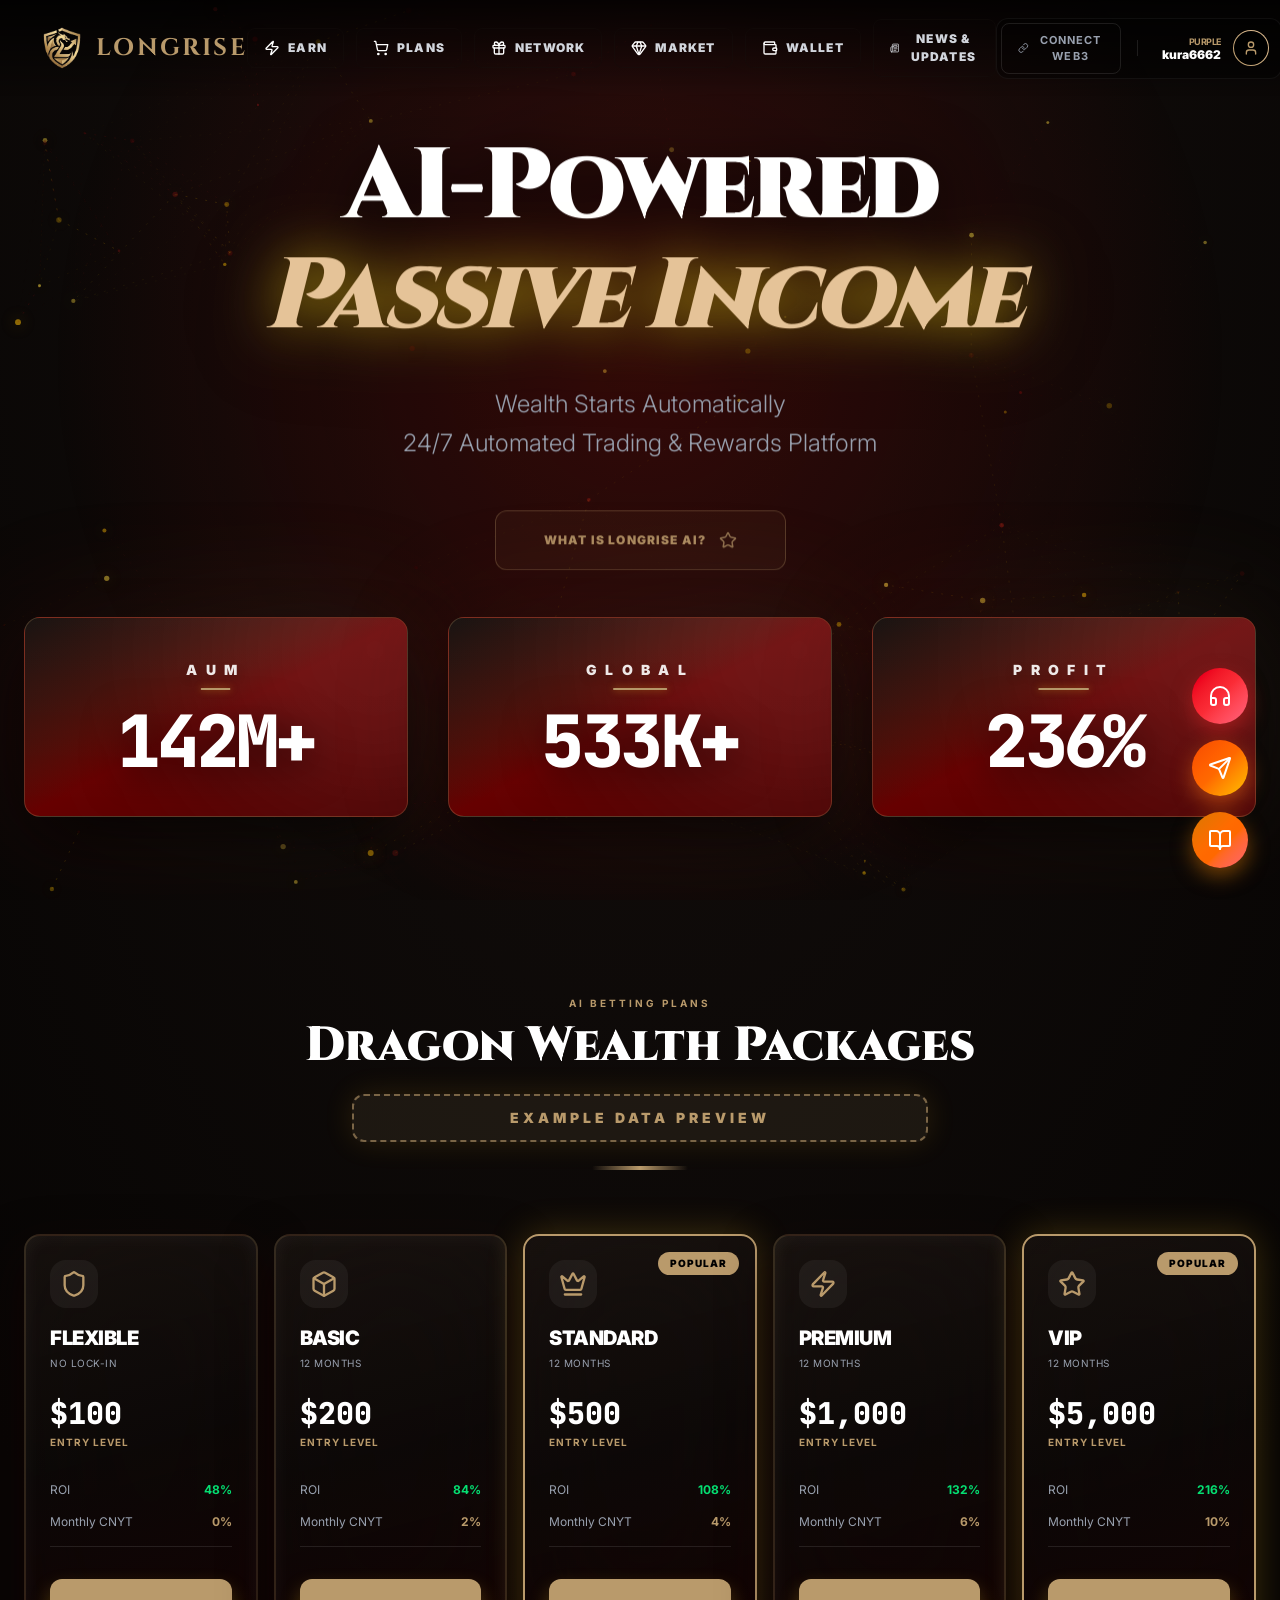
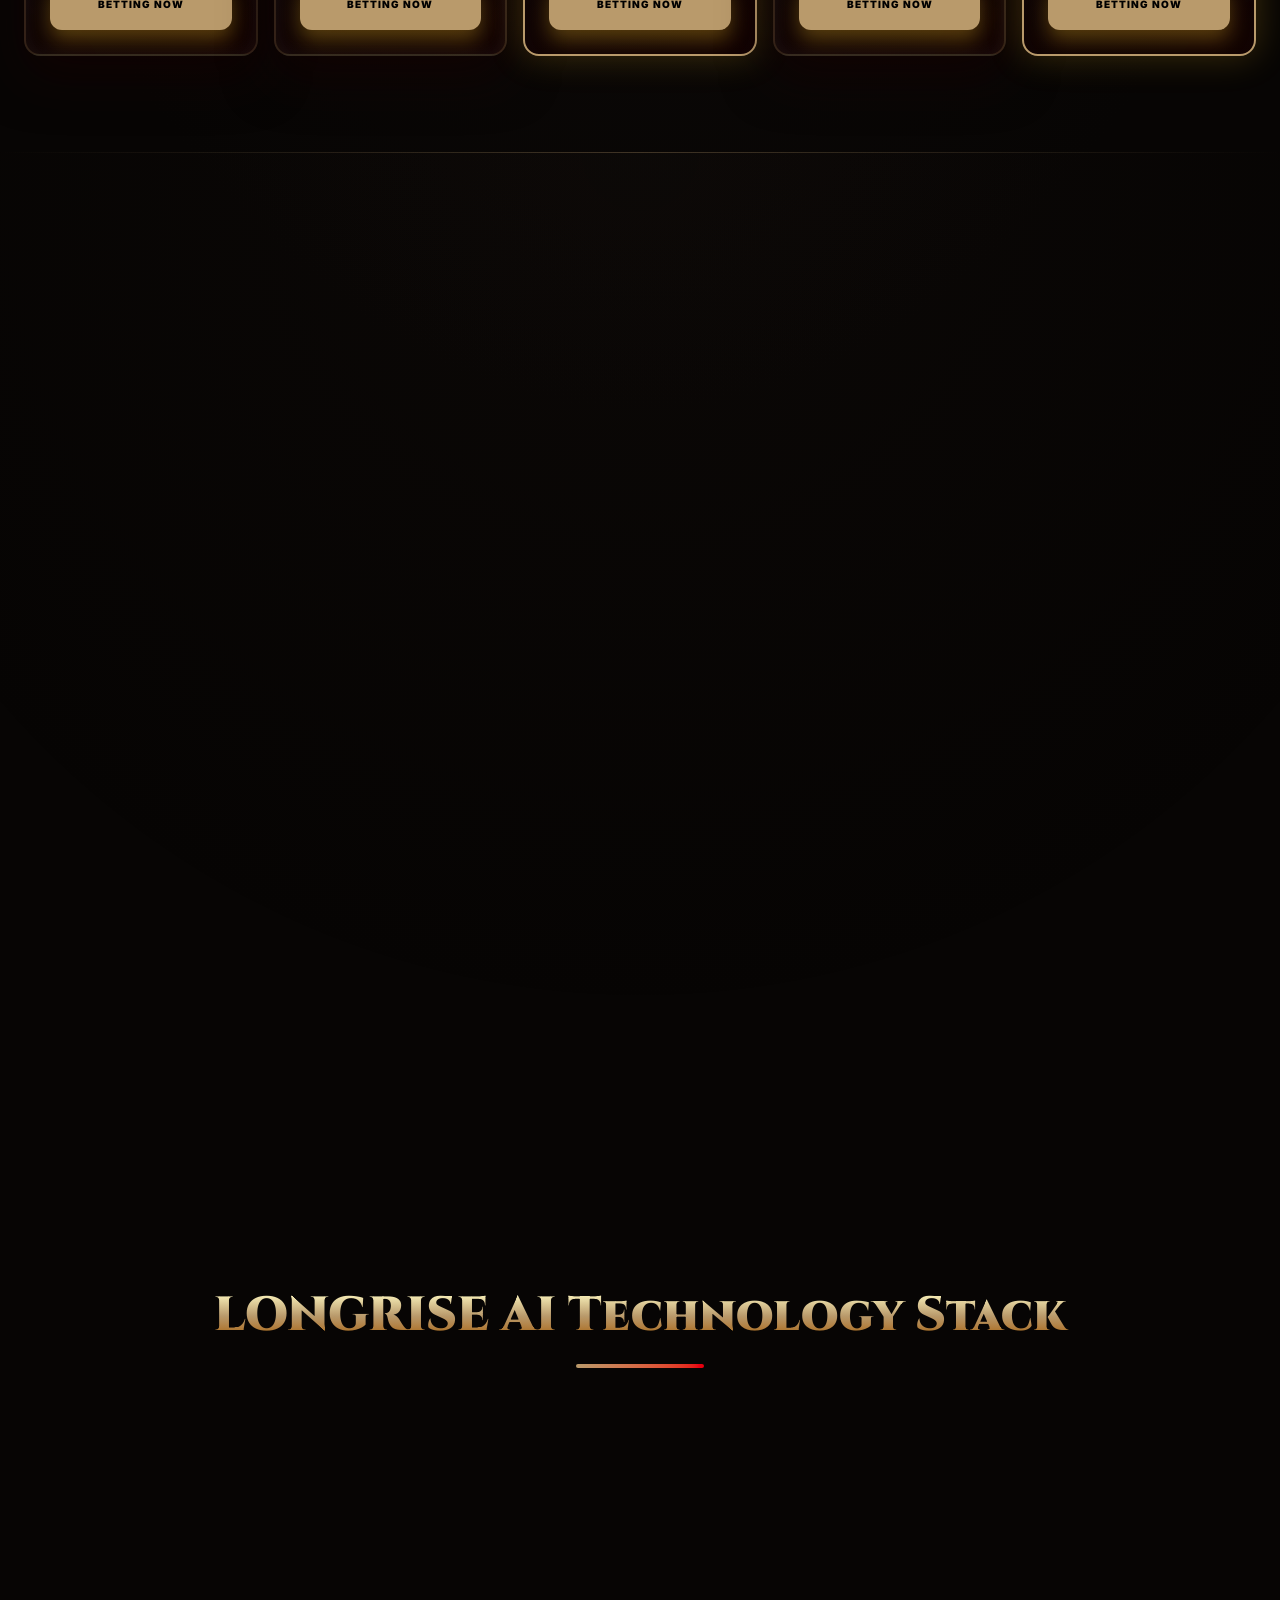
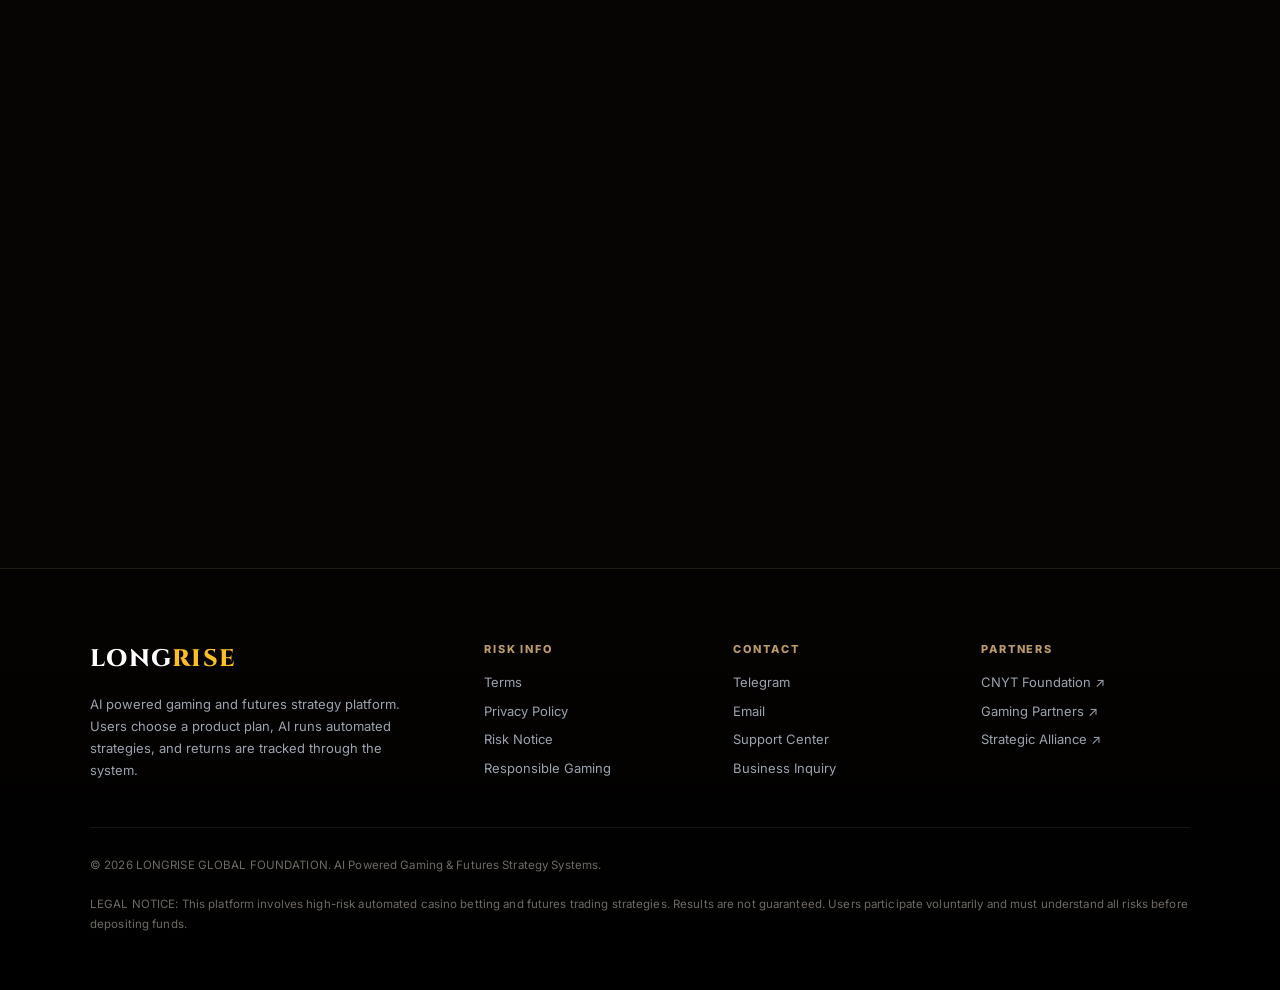
<file: index.html>
<!doctype html>
<html lang="en">
  <head>
    <meta charset="UTF-8" />
    <meta name="viewport" content="width=device-width, initial-scale=1.0" />
    <title>LongRise AI — LRHP Reskin</title>
    <!-- Original app bundles — UI structure & UX untouched (modified bundle reskins logo + package-card copy only) -->
    <script type="module" crossorigin src="./assets/index-reskin.js"></script>
    <link rel="modulepreload" crossorigin href="./assets/ui-Bpxsm5T0.js">
    <link rel="modulepreload" crossorigin href="./assets/vendor-De2TMoxH.js">
    <link rel="modulepreload" crossorigin href="./assets/api-DcNlVx-A.js">
    <!-- LRHP-reskinned stylesheet: same selectors/layout, colors & fonts remapped to design-system tokens -->
    <link rel="stylesheet" crossorigin href="./reskin/index-lrhp.css">
    <!-- PC EARN page (네비 01) — replaces CRYPTO AI. CSS augment + DOM overlay; bundle untouched. -->
    <link rel="stylesheet" href="./reskin/earn-pc.css">
    <script src="./reskin/candles.js"></script>
    <script defer src="./reskin/earn-pc.js"></script>
    <!-- Dark base: the app's body background uses background-attachment:fixed, which does not
         paint in scaled preview iframes. Lay a fixed-free LRHP dark base so the cinematic
         black/gold look always renders. UI structure & UX untouched. -->
    <style>
      html { background-color: #070504; }
      body {
        background-color: #070504 !important;
        background-image: radial-gradient(120% 80% at 50% 0%, #150f0d 0%, #070504 60%) !important;
        background-attachment: scroll !important;
        min-height: 100vh;
      }
    </style>
  </head>
  <body>
    <div id="root"></div>
  </body>
</html>
</file>
<file: reskin/earn-pc.css>
/* ============================================================
   LONGRISE PC — EARN page (replaces CRYPTO AI / 네비 01)
   Injected via reskin/earn-pc.js into the compiled app's <main>.
   LRHP gold/black design system. Scoped under .earn-pc so it
   never leaks into the rest of the compiled app.
   ============================================================ */
.earn-pc{
  /* LRHP tokens (scoped) */
  --gold-base:#b99a6b; --gold-highlight:#e5c398; --gold-glow:#fbbf24; --gold-deep:#d97706;
  --green:#10b981; --red:#ef4444; --blue:#3b82f6;
  --ink:#070504; --void:#0f0a09; --panel:#150f0d;
  --cream:#fcfaf7; --muted:#a79c93;
  --line-soft:rgba(185,154,107,0.15); --line-mid:rgba(185,154,107,0.30);

  position:relative; z-index:1;
  width:100%;
  max-width:1240px;
  margin:0 auto;
  padding:120px 40px 80px;
  color:var(--cream);
  font-family:"Inter",system-ui,sans-serif;
  box-sizing:border-box;
  animation:earnFade .5s ease both;
}
@media (max-width:1100px){ .earn-pc{ padding:104px 24px 72px; } }
@keyframes earnFade{ from{opacity:0; transform:translateY(8px);} to{opacity:1; transform:none;} }

.earn-pc *{ box-sizing:border-box; }
.earn-pc .num{ font-family:"JetBrains Mono",ui-monospace,monospace; font-variant-numeric:tabular-nums; }
.earn-pc .display{ font-family:"Cinzel",serif; }
.earn-pc .green{ color:var(--green); }
.earn-pc .red{ color:var(--red); }
.earn-pc .gold-text{
  background:linear-gradient(180deg,var(--gold-highlight),var(--gold-base));
  -webkit-background-clip:text; background-clip:text; color:transparent;
}

/* ---- Eyebrow / labels ---- */
.earn-pc .eyebrow{
  font-size:11px; letter-spacing:.28em; text-transform:uppercase;
  color:var(--gold-base); font-weight:700;
}
.earn-pc .muted{ color:var(--muted); }

/* ---- Top bar: greeting + rank ---- */
.earn-pc .epc-top{
  display:flex; align-items:flex-end; justify-content:space-between; gap:20px;
  margin-bottom:26px;
}
.earn-pc .epc-greet .name{
  font-size:34px; font-weight:800; letter-spacing:.04em; margin-top:6px; color:var(--cream);
}
.earn-pc .epc-rank{
  display:inline-flex; align-items:center; gap:8px;
  padding:9px 16px; border-radius:999px;
  border:1px solid var(--line-mid);
  background:linear-gradient(180deg,rgba(185,154,107,.12),rgba(185,154,107,.04));
  font-size:12px; font-weight:800; letter-spacing:.16em; color:var(--gold-highlight);
}
.earn-pc .epc-rank .dot{ width:7px; height:7px; border-radius:50%; background:var(--gold-glow); box-shadow:0 0 8px var(--gold-glow); }

/* ---- Grid ---- */
.earn-pc .epc-grid{
  display:grid; grid-template-columns:repeat(12,1fr); gap:20px;
}
.earn-pc .col-8{ grid-column:span 8; } .earn-pc .col-7{ grid-column:span 7; }
.earn-pc .col-5{ grid-column:span 5; } .earn-pc .col-4{ grid-column:span 4; }
.earn-pc .col-12{ grid-column:span 12; }
@media (max-width:1000px){
  .earn-pc .col-8,.earn-pc .col-7,.earn-pc .col-5,.earn-pc .col-4{ grid-column:span 12; }
}

/* ---- Card ---- */
.earn-pc .card{
  position:relative; border-radius:18px;
  background:linear-gradient(180deg,var(--panel),var(--void));
  border:1px solid var(--line-soft);
  padding:22px;
  box-shadow:0 24px 60px -30px rgba(0,0,0,.85);
}
.earn-pc .card.hero{
  border-color:var(--line-mid);
  background:
    radial-gradient(120% 140% at 0% 0%, rgba(251,191,36,.08), transparent 55%),
    linear-gradient(180deg,#1a1310,var(--void));
}
.earn-pc .card-head{
  display:flex; align-items:center; justify-content:space-between; gap:12px; margin-bottom:14px;
}
.earn-pc .card-title{ font-size:13px; font-weight:800; letter-spacing:.14em; text-transform:uppercase; color:var(--cream); }
.earn-pc .card-action{
  font-size:11.5px; font-weight:700; letter-spacing:.06em; color:var(--gold-base);
  background:none; border:none; cursor:pointer; display:inline-flex; align-items:center; gap:5px;
}
.earn-pc .card-action:hover{ color:var(--gold-highlight); }

/* ---- Pills ---- */
.earn-pc .pill{
  display:inline-flex; align-items:center; gap:6px;
  font-size:10.5px; font-weight:800; letter-spacing:.12em; text-transform:uppercase;
  padding:5px 10px; border-radius:999px;
  border:1px solid var(--line-soft); color:var(--muted);
}
.earn-pc .pill.live{ color:var(--green); border-color:rgba(16,185,129,.3); }
.earn-pc .pill.live::before{ content:""; width:6px; height:6px; border-radius:50%; background:var(--green); box-shadow:0 0 8px var(--green); animation:epcPulse 1.6s ease infinite; }
@keyframes epcPulse{ 0%,100%{opacity:1;} 50%{opacity:.35;} }

/* ---- Hero: total assets ---- */
.earn-pc .epc-total{
  font-size:58px; font-weight:800; letter-spacing:.01em; line-height:1; margin:14px 0 8px;
}
.earn-pc .epc-sub{ display:flex; gap:10px; align-items:baseline; }
.earn-pc .epc-sub .delta{ font-size:16px; font-weight:800; }
.earn-pc .epc-spark{ margin:18px 0 6px; }
.earn-pc .btn-gold{
  display:inline-flex; align-items:center; justify-content:center; gap:9px;
  margin-top:18px; width:100%;
  padding:15px 20px; border-radius:12px; border:none; cursor:pointer;
  font-family:"Inter",sans-serif; font-size:13.5px; font-weight:800; letter-spacing:.08em; text-transform:uppercase;
  color:#1a1208;
  background:linear-gradient(180deg,var(--gold-highlight),var(--gold-deep));
  box-shadow:0 12px 30px -10px rgba(217,119,6,.5);
  transition:filter .2s, transform .1s;
}
.earn-pc .btn-gold:hover{ filter:brightness(1.07); }
.earn-pc .btn-gold:active{ transform:translateY(1px); }

/* ---- Snapshot stat tiles ---- */
.earn-pc .snap{ display:grid; grid-template-columns:1fr 1fr; gap:14px; }
.earn-pc .snap-tile{
  border:1px solid var(--line-soft); border-radius:14px; padding:16px;
  background:rgba(255,255,255,.015);
}
.earn-pc .snap-tile .v{ font-size:26px; font-weight:800; }
.earn-pc .snap-tile .v small{ font-size:13px; font-weight:700; color:var(--muted); margin-left:2px; }
.earn-pc .snap-tile .l{ font-size:10.5px; letter-spacing:.16em; text-transform:uppercase; color:var(--muted); margin-top:4px; }

/* ---- AI engine ---- */
.earn-pc .eng-head{ display:flex; align-items:center; gap:11px; }
.earn-pc .eng-head img{ width:30px; height:auto; }
.earn-pc .eng-name{ font-size:14px; font-weight:800; letter-spacing:.12em; }
.earn-pc .eng-tag{ font-size:10.5px; color:var(--muted); letter-spacing:.04em; }
.earn-pc .fchart{ margin-top:6px; }
.earn-pc .fchart-bar{ display:flex; align-items:center; justify-content:space-between; margin-bottom:8px; }
.earn-pc .fchart-pair{ display:flex; align-items:center; gap:8px; }
.earn-pc .fchart-sym{ font-weight:800; font-size:13px; letter-spacing:.04em; }
.earn-pc .fchart-perp{ font-size:9px; font-weight:800; letter-spacing:.14em; color:var(--gold-base); border:1px solid var(--line-mid); border-radius:5px; padding:2px 6px; }
.earn-pc .fchart-px{ font-size:18px; font-weight:800; }
.earn-pc .fchart-canvas{ height:260px; position:relative; }
.earn-pc .fchart-canvas canvas{ width:100%; height:100%; display:block; }
@media (max-width:1000px){ .earn-pc .fchart-canvas{ height:200px; } }

.earn-pc .stat-grid{ display:grid; grid-template-columns:repeat(4,1fr); gap:12px; margin-top:16px; }
.earn-pc .stat-grid .st{ border:1px solid var(--line-soft); border-radius:12px; padding:13px; text-align:center; background:rgba(255,255,255,.015); }
.earn-pc .stat-grid .st .v{ font-size:21px; font-weight:800; }
.earn-pc .stat-grid .st .v small{ font-size:11px; color:var(--muted); margin-left:1px; }
.earn-pc .stat-grid .st .l{ font-size:9.5px; letter-spacing:.14em; text-transform:uppercase; color:var(--muted); margin-top:4px; }

.earn-pc .terminal{
  margin-top:16px; border-radius:12px; padding:14px 16px;
  background:rgba(0,0,0,.45); border:1px solid var(--line-soft);
  font-family:"JetBrains Mono",monospace; font-size:11.5px; line-height:1.9; color:var(--muted);
}
.earn-pc .terminal .g{ color:var(--green); } .earn-pc .terminal .a{ color:var(--gold-glow); }

/* ---- Packages ---- */
.earn-pc .pkg{ padding:15px 0; border-bottom:1px solid var(--line-soft); }
.earn-pc .pkg:last-child{ border-bottom:none; padding-bottom:2px; }
.earn-pc .pkg-top{ display:flex; align-items:center; justify-content:space-between; }
.earn-pc .pkg-name{ font-size:14px; font-weight:700; letter-spacing:.06em; }
.earn-pc .pkg-meta{ display:flex; justify-content:space-between; font-size:11.5px; margin:7px 0 9px; color:var(--muted); }
.earn-pc .bar{ height:6px; border-radius:999px; background:rgba(255,255,255,.07); overflow:hidden; }
.earn-pc .bar > i{ display:block; height:100%; border-radius:999px; background:linear-gradient(90deg,var(--gold-base),var(--gold-glow)); }
.earn-pc .pkg-foot{ display:flex; justify-content:space-between; font-size:10.5px; color:var(--muted); margin-top:7px; }

/* ---- Live trades / row list ---- */
.earn-pc .row{ display:flex; align-items:center; gap:13px; padding:12px 0; border-bottom:1px solid var(--line-soft); }
.earn-pc .row:last-child{ border-bottom:none; }
.earn-pc .disc{ width:38px; height:38px; border-radius:11px; display:grid; place-items:center; flex:0 0 auto; font-weight:800; }
.earn-pc .disc.up{ background:rgba(16,185,129,.14); color:var(--green); }
.earn-pc .disc.down{ background:rgba(239,68,68,.14); color:var(--red); }
.earn-pc .disc.news{ background:rgba(185,154,107,.12); color:var(--gold-highlight); }
.earn-pc .row-main{ flex:1 1 auto; min-width:0; }
.earn-pc .row-title{ font-size:13.5px; font-weight:700; }
.earn-pc .row-sub{ font-size:11px; color:var(--muted); margin-top:2px; }
.earn-pc .row-trail{ font-size:14px; font-weight:800; white-space:nowrap; }

/* ---- 7-day earnings ---- */
.earn-pc .week-total{ display:flex; align-items:baseline; gap:9px; margin:6px 0 16px; }
.earn-pc .week-total .v{ font-size:26px; font-weight:800; }
.earn-pc .week-bars{ display:grid; grid-template-columns:repeat(7,1fr); gap:8px; align-items:end; height:120px; }
.earn-pc .week-bars .wb{ display:flex; flex-direction:column; align-items:center; gap:7px; height:100%; justify-content:flex-end; }
.earn-pc .week-bars .wb > i{ width:100%; border-radius:5px; background:rgba(185,154,107,.28); }
.earn-pc .week-bars .wb.last > i{ background:linear-gradient(180deg,var(--gold-glow),var(--gold-base)); }
.earn-pc .week-bars .wb span{ font-size:9.5px; letter-spacing:.1em; color:var(--muted); }

/* ---- News 2-col ---- */
.earn-pc .news-grid{ display:grid; grid-template-columns:1fr 1fr; gap:0 28px; }
@media (max-width:760px){ .earn-pc .news-grid{ grid-template-columns:1fr; } }

/* ============================================================
   Nav label overrides — handled in JS (text swap), these are
   just safety styles so relabeled buttons keep proper sizing.
   ============================================================ */

/* ============================================================
   GLOBAL FOOTER (ported from LONGRISE marketing site)
   Injected by earn-pc.js, replaces the compiled app footer.
   ============================================================ */
#lr-pc-footer.lr-pc-footer{
  --gold:#fbbf24; --gold-base:#b99a6b; --muted:#9ca3af;
  position:relative; z-index:1;
  margin-top:0;
  padding:72px 0 56px;
  background:linear-gradient(180deg,#050302 0%,#000 100%);
  border-top:1px solid rgba(185,154,107,0.18);
  font-family:"Inter",system-ui,sans-serif;
  color:#cfcac4;
}
#lr-pc-footer .container{
  width:100%; max-width:1180px; margin:0 auto; padding:0 40px; box-sizing:border-box;
}
#lr-pc-footer .footer-grid{
  display:grid;
  grid-template-columns:1.7fr 1fr 1fr 1fr;
  gap:40px;
  padding-bottom:40px;
  border-bottom:1px solid rgba(255,255,255,0.07);
}
@media (max-width:880px){
  #lr-pc-footer .footer-grid{ grid-template-columns:1fr 1fr; gap:32px; }
}
@media (max-width:520px){
  #lr-pc-footer .footer-grid{ grid-template-columns:1fr; }
  #lr-pc-footer.lr-pc-footer{ padding:56px 0 44px; }
}
#lr-pc-footer .brand{
  font-family:"Cinzel",serif; font-weight:800; font-size:24px; letter-spacing:.06em;
  color:#fff; margin-bottom:16px;
}
#lr-pc-footer .brand span{ color:var(--gold); }
#lr-pc-footer .footer-grid > div > p{
  margin:0; font-size:13px; line-height:1.7; color:var(--muted); max-width:42ch;
}
#lr-pc-footer h5{
  margin:0 0 16px; font-size:11px; font-weight:800; letter-spacing:.16em; text-transform:uppercase;
  color:var(--gold-base);
}
#lr-pc-footer .footer-grid > div > a{
  display:block; margin:9px 0; font-size:13px; color:var(--muted); text-decoration:none;
  transition:color .2s ease;
}
#lr-pc-footer .footer-grid > div > a:hover{ color:var(--gold); }
#lr-pc-footer .legal{
  margin-top:28px; font-size:11.5px; line-height:1.7; color:#6f6a64; letter-spacing:.01em;
}
</file>
<file: reskin/index-lrhp.css>
@import"https://fonts.googleapis.com/css2?family=Cinzel:wght@400;500;600;700;800;900&family=Inter:wght@300;400;500;600;700;800;900&family=JetBrains+Mono:wght@400;500;700&display=swap";/*! tailwindcss v4.3.0 | MIT License | https://tailwindcss.com */@layer properties{@supports (((-webkit-hyphens:none)) and (not (margin-trim:inline))) or ((-moz-orient:inline) and (not (color:rgb(from red r g b)))){*,:before,:after,::backdrop{--tw-border-spacing-x:0;--tw-border-spacing-y:0;--tw-translate-x:0;--tw-translate-y:0;--tw-translate-z:0;--tw-scale-x:1;--tw-scale-y:1;--tw-scale-z:1;--tw-rotate-x:initial;--tw-rotate-y:initial;--tw-rotate-z:initial;--tw-skew-x:initial;--tw-skew-y:initial;--tw-space-y-reverse:0;--tw-space-x-reverse:0;--tw-border-style:solid;--tw-gradient-position:initial;--tw-gradient-from:#0000;--tw-gradient-via:#0000;--tw-gradient-to:#0000;--tw-gradient-stops:initial;--tw-gradient-via-stops:initial;--tw-gradient-from-position:0%;--tw-gradient-via-position:50%;--tw-gradient-to-position:100%;--tw-leading:initial;--tw-font-weight:initial;--tw-tracking:initial;--tw-shadow:0 0 #0000;--tw-shadow-color:initial;--tw-shadow-alpha:100%;--tw-inset-shadow:0 0 #0000;--tw-inset-shadow-color:initial;--tw-inset-shadow-alpha:100%;--tw-ring-color:initial;--tw-ring-shadow:0 0 #0000;--tw-inset-ring-color:initial;--tw-inset-ring-shadow:0 0 #0000;--tw-ring-inset:initial;--tw-ring-offset-width:0px;--tw-ring-offset-color:#fff;--tw-ring-offset-shadow:0 0 #0000;--tw-blur:initial;--tw-brightness:initial;--tw-contrast:initial;--tw-grayscale:initial;--tw-hue-rotate:initial;--tw-invert:initial;--tw-opacity:initial;--tw-saturate:initial;--tw-sepia:initial;--tw-drop-shadow:initial;--tw-drop-shadow-color:initial;--tw-drop-shadow-alpha:100%;--tw-drop-shadow-size:initial;--tw-backdrop-blur:initial;--tw-backdrop-brightness:initial;--tw-backdrop-contrast:initial;--tw-backdrop-grayscale:initial;--tw-backdrop-hue-rotate:initial;--tw-backdrop-invert:initial;--tw-backdrop-opacity:initial;--tw-backdrop-saturate:initial;--tw-backdrop-sepia:initial;--tw-duration:initial}}}@layer theme{:root,:host{--font-sans:'Inter',ui-sans-serif,system-ui,sans-serif;--font-serif:'Cinzel',Georgia,'Times New Roman',serif;--font-mono:'JetBrains Mono',ui-monospace,SFMono-Regular,monospace;--color-red-100:oklch(93.6% .032 17.717);--color-red-200:oklch(88.5% .062 18.334);--color-red-300:oklch(80.8% .114 19.571);--color-red-400:oklch(70.4% .191 22.216);--color-red-500:oklch(63.7% .237 25.331);--color-red-600:oklch(57.7% .245 27.325);--color-red-800:#221813;--color-red-900:#150f0d;--color-red-950:#0f0a09;--color-orange-300:oklch(83.7% .128 66.29);--color-orange-500:oklch(70.5% .213 47.604);--color-orange-600:oklch(64.6% .222 41.116);--color-amber-500:#fbbf24;--color-amber-600:#d97706;--color-amber-700:oklch(55.5% .163 48.998);--color-yellow-100:oklch(97.3% .071 103.193);--color-yellow-200:oklch(94.5% .129 101.54);--color-yellow-300:#e5c398;--color-yellow-400:#fbbf24;--color-yellow-500:#b99a6b;--color-yellow-600:#d97706;--color-yellow-700:oklch(55.4% .135 66.442);--color-yellow-800:oklch(47.6% .114 61.907);--color-yellow-900:oklch(42.1% .095 57.708);--color-lime-300:oklch(89.7% .196 126.665);--color-lime-500:oklch(76.8% .233 130.85);--color-green-200:oklch(92.5% .084 155.995);--color-green-300:oklch(87.1% .15 154.449);--color-green-400:oklch(79.2% .209 151.711);--color-green-500:oklch(72.3% .219 149.579);--color-green-600:oklch(62.7% .194 149.214);--color-green-900:oklch(39.3% .095 152.535);--color-emerald-50:oklch(97.9% .021 166.113);--color-emerald-200:oklch(90.5% .093 164.15);--color-emerald-300:oklch(84.5% .143 164.978);--color-emerald-400:oklch(76.5% .177 163.223);--color-emerald-500:oklch(69.6% .17 162.48);--color-emerald-600:oklch(59.6% .145 163.225);--color-teal-300:oklch(85.5% .138 181.071);--color-teal-500:oklch(70.4% .14 182.503);--color-cyan-300:oklch(86.5% .127 207.078);--color-cyan-500:oklch(71.5% .143 215.221);--color-blue-200:oklch(88.2% .059 254.128);--color-blue-300:oklch(80.9% .105 251.813);--color-blue-400:oklch(70.7% .165 254.624);--color-blue-500:oklch(62.3% .214 259.815);--color-blue-600:oklch(54.6% .245 262.881);--color-blue-900:oklch(37.9% .146 265.522);--color-violet-300:oklch(81.1% .111 293.571);--color-violet-500:oklch(60.6% .25 292.717);--color-purple-300:oklch(82.7% .119 306.383);--color-purple-400:oklch(71.4% .203 305.504);--color-purple-500:oklch(62.7% .265 303.9);--color-purple-600:oklch(55.8% .288 302.321);--color-purple-900:oklch(38.1% .176 304.987);--color-pink-300:oklch(82.3% .12 346.018);--color-pink-500:oklch(65.6% .241 354.308);--color-rose-400:oklch(71.2% .194 13.428);--color-slate-400:oklch(70.4% .04 256.788);--color-slate-500:oklch(55.4% .046 257.417);--color-slate-900:oklch(20.8% .042 265.755);--color-gray-300:oklch(87.2% .01 258.338);--color-gray-400:oklch(70.7% .022 261.325);--color-gray-500:oklch(55.1% .027 264.364);--color-gray-600:oklch(44.6% .03 256.802);--color-gray-700:oklch(37.3% .034 259.733);--color-gray-800:oklch(27.8% .033 256.848);--color-gray-900:oklch(21% .034 264.665);--color-black:#000;--color-white:#fff;--spacing:.25rem;--container-xs:20rem;--container-md:28rem;--container-lg:32rem;--container-xl:36rem;--container-2xl:42rem;--container-3xl:48rem;--container-4xl:56rem;--container-5xl:64rem;--container-6xl:72rem;--container-7xl:80rem;--text-xs:.75rem;--text-xs--line-height:calc(1 / .75);--text-sm:.875rem;--text-sm--line-height:calc(1.25 / .875);--text-base:1rem;--text-base--line-height: 1.5 ;--text-lg:1.125rem;--text-lg--line-height:calc(1.75 / 1.125);--text-xl:1.25rem;--text-xl--line-height:calc(1.75 / 1.25);--text-2xl:1.5rem;--text-2xl--line-height:calc(2 / 1.5);--text-3xl:1.875rem;--text-3xl--line-height: 1.2 ;--text-4xl:2.25rem;--text-4xl--line-height:calc(2.5 / 2.25);--text-5xl:3rem;--text-5xl--line-height:1;--text-6xl:3.75rem;--text-6xl--line-height:1;--text-7xl:4.5rem;--text-7xl--line-height:1;--text-8xl:6rem;--text-8xl--line-height:1;--text-9xl:8rem;--text-9xl--line-height:1;--font-weight-light:300;--font-weight-medium:500;--font-weight-semibold:600;--font-weight-bold:700;--font-weight-extrabold:800;--font-weight-black:900;--tracking-tighter:-.05em;--tracking-tight:-.025em;--tracking-wide:.025em;--tracking-wider:.05em;--tracking-widest:.1em;--leading-tight:1.25;--leading-snug:1.375;--leading-relaxed:1.625;--radius-lg:.5rem;--radius-xl:.75rem;--radius-2xl:1rem;--radius-3xl:1.5rem;--drop-shadow-sm:0 1px 2px #00000026;--drop-shadow-md:0 3px 3px #0000001f;--drop-shadow-lg:0 4px 4px #00000026;--animate-spin:spin 1s linear infinite;--animate-ping:ping 1s cubic-bezier(0, 0, .2, 1) infinite;--animate-pulse:pulse 2s cubic-bezier(.4, 0, .6, 1) infinite;--blur-sm:8px;--blur-md:12px;--blur-lg:16px;--blur-xl:24px;--blur-2xl:40px;--blur-3xl:64px;--default-transition-duration:.15s;--default-transition-timing-function:cubic-bezier(.4, 0, .2, 1);--default-font-family:var(--font-sans);--default-mono-font-family:var(--font-mono);--color-luxury-red-dark:#0f0a09;--color-luxury-red:#150f0d;--color-luxury-red-light:#2a201b;--color-luxury-gold:#b99a6b;--color-luxury-gold-light:#e5c398}}@layer base{*,:after,:before,::backdrop{box-sizing:border-box;border:0 solid;margin:0;padding:0}::file-selector-button{box-sizing:border-box;border:0 solid;margin:0;padding:0}html,:host{-webkit-text-size-adjust:100%;-moz-tab-size:4;tab-size:4;line-height:1.5;font-family:var(--default-font-family,ui-sans-serif, system-ui, sans-serif, "Apple Color Emoji", "Segoe UI Emoji", "Segoe UI Symbol", "Noto Color Emoji");font-feature-settings:var(--default-font-feature-settings,normal);font-variation-settings:var(--default-font-variation-settings,normal);-webkit-tap-highlight-color:transparent}hr{height:0;color:inherit;border-top-width:1px}abbr:where([title]){-webkit-text-decoration:underline dotted;text-decoration:underline dotted}h1,h2,h3,h4,h5,h6{font-size:inherit;font-weight:inherit}a{color:inherit;-webkit-text-decoration:inherit;text-decoration:inherit}b,strong{font-weight:bolder}code,kbd,samp,pre{font-family:var(--default-mono-font-family,ui-monospace, SFMono-Regular, Menlo, Monaco, Consolas, "Liberation Mono", "Courier New", monospace);font-feature-settings:var(--default-mono-font-feature-settings,normal);font-variation-settings:var(--default-mono-font-variation-settings,normal);font-size:1em}small{font-size:80%}sub,sup{vertical-align:baseline;font-size:75%;line-height:0;position:relative}sub{bottom:-.25em}sup{top:-.5em}table{text-indent:0;border-color:inherit;border-collapse:collapse}:-moz-focusring{outline:auto}progress{vertical-align:baseline}summary{display:list-item}ol,ul,menu{list-style:none}img,svg,video,canvas,audio,iframe,embed,object{vertical-align:middle;display:block}img,video{max-width:100%;height:auto}button,input,select,optgroup,textarea{font:inherit;font-feature-settings:inherit;font-variation-settings:inherit;letter-spacing:inherit;color:inherit;opacity:1;background-color:#0000;border-radius:0}::file-selector-button{font:inherit;font-feature-settings:inherit;font-variation-settings:inherit;letter-spacing:inherit;color:inherit;opacity:1;background-color:#0000;border-radius:0}:where(select:is([multiple],[size])) optgroup{font-weight:bolder}:where(select:is([multiple],[size])) optgroup option{padding-inline-start:20px}::file-selector-button{margin-inline-end:4px}::placeholder{opacity:1}@supports (not ((-webkit-appearance:-apple-pay-button))) or (contain-intrinsic-size:1px){::placeholder{color:currentColor}@supports (color:color-mix(in lab,red,red)){::placeholder{color:color-mix(in oklab,currentcolor 50%,transparent)}}}textarea{resize:vertical}::-webkit-search-decoration{-webkit-appearance:none}::-webkit-date-and-time-value{min-height:1lh;text-align:inherit}::-webkit-datetime-edit{display:inline-flex}::-webkit-datetime-edit-fields-wrapper{padding:0}::-webkit-datetime-edit{padding-block:0}::-webkit-datetime-edit-year-field{padding-block:0}::-webkit-datetime-edit-month-field{padding-block:0}::-webkit-datetime-edit-day-field{padding-block:0}::-webkit-datetime-edit-hour-field{padding-block:0}::-webkit-datetime-edit-minute-field{padding-block:0}::-webkit-datetime-edit-second-field{padding-block:0}::-webkit-datetime-edit-millisecond-field{padding-block:0}::-webkit-datetime-edit-meridiem-field{padding-block:0}::-webkit-calendar-picker-indicator{line-height:1}:-moz-ui-invalid{box-shadow:none}button,input:where([type=button],[type=reset],[type=submit]){-webkit-appearance:button;-moz-appearance:button;appearance:button}::file-selector-button{-webkit-appearance:button;-moz-appearance:button;appearance:button}::-webkit-inner-spin-button{height:auto}::-webkit-outer-spin-button{height:auto}[hidden]:where(:not([hidden=until-found])){display:none!important}body{font-family:var(--font-sans);color:var(--color-white);-webkit-font-smoothing:antialiased;-moz-osx-font-smoothing:grayscale;background:radial-gradient(circle,#150f0d,#070504) fixed;min-height:100vh;position:relative}body:before{content:"";z-index:-1;pointer-events:none;background-image:radial-gradient(#ffffff0d 1px,#0000 1px);background-size:50px 50px;position:fixed;top:0;right:0;bottom:0;left:0}}@layer components{.luxury-card-quantum{-webkit-backdrop-filter:blur(30px);backdrop-filter:blur(30px);background:#ffffff0d;border:1px solid #ffffff1a;border-radius:1rem;transition:all .4s cubic-bezier(.4,0,.2,1);position:relative;overflow:hidden;box-shadow:0 20px 50px #00000080}.luxury-card-quantum:hover{background:#ffffff14;border-color:#fff6;transform:translateY(-8px);box-shadow:0 0 40px #ffffff26,0 30px 60px #0009}.core-ring{opacity:.3;border:1px dashed #b99a6b;border-radius:50%;animation:20s linear infinite core-rotate;position:absolute}.btn-luxury-quantum{text-transform:uppercase;letter-spacing:.1em;border-radius:1.25rem;padding:.75rem 1.5rem;font-weight:800;transition:all .4s cubic-bezier(.175,.885,.32,1.275)}.btn-gold-quantum{color:#000;background:linear-gradient(135deg,#b99a6b,#b38728);box-shadow:0 10px 20px #b99a6b33}.btn-outline-quantum{color:#fff;background:#ffffff0d;border:1px solid #fff3}.glass-panel{border-radius:var(--radius-2xl);border-style:var(--tw-border-style);border-width:1px;border-color:#fbbf2433}@supports (color:color-mix(in lab,red,red)){.glass-panel{border-color:color-mix(in oklab,var(--color-luxury-gold) 20%,transparent)}}.glass-panel{--tw-shadow:0 20px 50px var(--tw-shadow-color,#15020299);box-shadow:var(--tw-inset-shadow),var(--tw-inset-ring-shadow),var(--tw-ring-offset-shadow),var(--tw-ring-shadow),var(--tw-shadow);--tw-backdrop-blur:blur(var(--blur-3xl));-webkit-backdrop-filter:var(--tw-backdrop-blur,) var(--tw-backdrop-brightness,) var(--tw-backdrop-contrast,) var(--tw-backdrop-grayscale,) var(--tw-backdrop-hue-rotate,) var(--tw-backdrop-invert,) var(--tw-backdrop-opacity,) var(--tw-backdrop-saturate,) var(--tw-backdrop-sepia,);backdrop-filter:var(--tw-backdrop-blur,) var(--tw-backdrop-brightness,) var(--tw-backdrop-contrast,) var(--tw-backdrop-grayscale,) var(--tw-backdrop-hue-rotate,) var(--tw-backdrop-invert,) var(--tw-backdrop-opacity,) var(--tw-backdrop-saturate,) var(--tw-backdrop-sepia,);background:linear-gradient(165deg,#2a201b66,#0f0a0999,#150202cc);box-shadow:inset 0 0 20px #ffffff0d,0 20px 50px #15020299}.text-ink-white{color:#e0d8d0}.text-ink-gray{color:#888}.luxury-card{border-radius:var(--radius-2xl);border-style:var(--tw-border-style);border-width:1px;border-color:#fbbf244d;position:relative;overflow:hidden}@supports (color:color-mix(in lab,red,red)){.luxury-card{border-color:color-mix(in oklab,var(--color-luxury-gold) 30%,transparent)}}.luxury-card{background:linear-gradient(135deg,#2a201b,#150f0d 45%,#0f0a09)}.gold-gradient-text{--tw-gradient-position:to bottom in oklab;background-image:linear-gradient(var(--tw-gradient-stops));--tw-gradient-from:var(--color-yellow-100);--tw-gradient-via:var(--color-luxury-gold);--tw-gradient-via-stops:var(--tw-gradient-position), var(--tw-gradient-from) var(--tw-gradient-from-position), var(--tw-gradient-via) var(--tw-gradient-via-position), var(--tw-gradient-to) var(--tw-gradient-to-position);--tw-gradient-stops:var(--tw-gradient-via-stops,var(--tw-gradient-position), var(--tw-gradient-from) var(--tw-gradient-from-position), var(--tw-gradient-to) var(--tw-gradient-to-position));--tw-gradient-to:var(--color-yellow-700);color:#0000;-webkit-background-clip:text;background-clip:text}.gold-button{border-radius:var(--radius-2xl);--tw-gradient-position:to bottom in oklab;background-image:linear-gradient(var(--tw-gradient-stops));--tw-gradient-from:var(--color-luxury-gold);--tw-gradient-via:var(--color-yellow-600);--tw-gradient-via-stops:var(--tw-gradient-position), var(--tw-gradient-from) var(--tw-gradient-from-position), var(--tw-gradient-via) var(--tw-gradient-via-position), var(--tw-gradient-to) var(--tw-gradient-to-position);--tw-gradient-stops:var(--tw-gradient-via-stops,var(--tw-gradient-position), var(--tw-gradient-from) var(--tw-gradient-from-position), var(--tw-gradient-to) var(--tw-gradient-to-position));--tw-gradient-to:var(--color-yellow-800);padding-inline:calc(var(--spacing) * 8);padding-block:calc(var(--spacing) * 4);--tw-font-weight:var(--font-weight-black);font-weight:var(--font-weight-black);color:#2b0303;--tw-shadow:0 10px 30px var(--tw-shadow-color,#fbbf244d);box-shadow:var(--tw-inset-shadow),var(--tw-inset-ring-shadow),var(--tw-ring-offset-shadow),var(--tw-ring-shadow),var(--tw-shadow);transition-property:all;transition-timing-function:var(--tw-ease,var(--default-transition-timing-function));transition-duration:var(--tw-duration,var(--default-transition-duration));--tw-duration:.5s;transition-duration:.5s}@media(hover:hover){.gold-button:hover{--tw-translate-y:calc(var(--spacing) * -1);translate:var(--tw-translate-x) var(--tw-translate-y);--tw-gradient-from:var(--color-yellow-400);--tw-gradient-stops:var(--tw-gradient-via-stops,var(--tw-gradient-position), var(--tw-gradient-from) var(--tw-gradient-from-position), var(--tw-gradient-to) var(--tw-gradient-to-position));--tw-gradient-to:var(--color-luxury-gold);--tw-shadow:0 15px 40px var(--tw-shadow-color,#fbbf2480);box-shadow:var(--tw-inset-shadow),var(--tw-inset-ring-shadow),var(--tw-ring-offset-shadow),var(--tw-ring-shadow),var(--tw-shadow)}}.gold-button:active{--tw-scale-x:95%;--tw-scale-y:95%;--tw-scale-z:95%;scale:var(--tw-scale-x) var(--tw-scale-y)}.red-gradient-bg{--tw-gradient-position:to bottom right in oklab;background-image:linear-gradient(var(--tw-gradient-stops));--tw-gradient-from:var(--color-luxury-red-light);--tw-gradient-via:var(--color-luxury-red);--tw-gradient-via-stops:var(--tw-gradient-position), var(--tw-gradient-from) var(--tw-gradient-from-position), var(--tw-gradient-via) var(--tw-gradient-via-position), var(--tw-gradient-to) var(--tw-gradient-to-position);--tw-gradient-stops:var(--tw-gradient-via-stops,var(--tw-gradient-position), var(--tw-gradient-from) var(--tw-gradient-from-position), var(--tw-gradient-to) var(--tw-gradient-to-position));--tw-gradient-to:var(--color-luxury-red-dark)}}@layer utilities{.pointer-events-none{pointer-events:none}.visible{visibility:visible}.absolute{position:absolute}.fixed{position:fixed}.relative{position:relative}.static{position:static}.sticky{position:sticky}.-inset-1{inset:calc(var(--spacing) * -1)}.-inset-full{top:-100%;right:-100%;bottom:-100%;left:-100%}.inset-0{inset:calc(var(--spacing) * 0)}.inset-\[1px\]{top:1px;right:1px;bottom:1px;left:1px}.inset-x-0{inset-inline:calc(var(--spacing) * 0)}.top-0{top:calc(var(--spacing) * 0)}.top-1{top:calc(var(--spacing) * 1)}.top-1\/2{top:50%}.top-2{top:calc(var(--spacing) * 2)}.top-3{top:calc(var(--spacing) * 3)}.top-4{top:calc(var(--spacing) * 4)}.top-6{top:calc(var(--spacing) * 6)}.top-10{top:calc(var(--spacing) * 10)}.top-24{top:calc(var(--spacing) * 24)}.top-32{top:calc(var(--spacing) * 32)}.top-40{top:calc(var(--spacing) * 40)}.right-0{right:calc(var(--spacing) * 0)}.right-1{right:calc(var(--spacing) * 1)}.right-1\/2{right:50%}.right-1\/4{right:25%}.right-2{right:calc(var(--spacing) * 2)}.right-3{right:calc(var(--spacing) * 3)}.right-4{right:calc(var(--spacing) * 4)}.right-6{right:calc(var(--spacing) * 6)}.right-8{right:calc(var(--spacing) * 8)}.right-20{right:calc(var(--spacing) * 20)}.-bottom-2{bottom:calc(var(--spacing) * -2)}.bottom-0{bottom:calc(var(--spacing) * 0)}.bottom-1\.5{bottom:calc(var(--spacing) * 1.5)}.bottom-2{bottom:calc(var(--spacing) * 2)}.bottom-8{bottom:calc(var(--spacing) * 8)}.bottom-24{bottom:calc(var(--spacing) * 24)}.bottom-\[-15px\]{bottom:-15px}.left-0{left:calc(var(--spacing) * 0)}.left-1{left:calc(var(--spacing) * 1)}.left-1\/2{left:50%}.left-1\/4{left:25%}.left-2{left:calc(var(--spacing) * 2)}.left-4{left:calc(var(--spacing) * 4)}.left-5{left:calc(var(--spacing) * 5)}.left-6{left:calc(var(--spacing) * 6)}.z-0{z-index:0}.z-10{z-index:10}.z-20{z-index:20}.z-40{z-index:40}.z-50{z-index:50}.z-\[-1\]{z-index:-1}.z-\[60\]{z-index:60}.z-\[70\]{z-index:70}.z-\[80\]{z-index:80}.z-\[100\]{z-index:100}.z-\[101\]{z-index:101}.z-\[110\]{z-index:110}.z-\[120\]{z-index:120}.z-\[200\]{z-index:200}.order-1{order:1}.order-2{order:2}.col-span-1{grid-column:span 1/span 1}.-mx-10{margin-inline:calc(var(--spacing) * -10)}.mx-1{margin-inline:calc(var(--spacing) * 1)}.mx-2{margin-inline:calc(var(--spacing) * 2)}.mx-auto{margin-inline:auto}.my-2{margin-block:calc(var(--spacing) * 2)}.my-4{margin-block:calc(var(--spacing) * 4)}.-mt-6{margin-top:calc(var(--spacing) * -6)}.-mt-16{margin-top:calc(var(--spacing) * -16)}.mt-0\.5{margin-top:calc(var(--spacing) * .5)}.mt-1{margin-top:calc(var(--spacing) * 1)}.mt-1\.5{margin-top:calc(var(--spacing) * 1.5)}.mt-2{margin-top:calc(var(--spacing) * 2)}.mt-3{margin-top:calc(var(--spacing) * 3)}.mt-4{margin-top:calc(var(--spacing) * 4)}.mt-6{margin-top:calc(var(--spacing) * 6)}.mt-8{margin-top:calc(var(--spacing) * 8)}.mt-12{margin-top:calc(var(--spacing) * 12)}.mt-16{margin-top:calc(var(--spacing) * 16)}.mt-20{margin-top:calc(var(--spacing) * 20)}.mt-24{margin-top:calc(var(--spacing) * 24)}.mt-28{margin-top:calc(var(--spacing) * 28)}.mt-auto{margin-top:auto}.-mr-16{margin-right:calc(var(--spacing) * -16)}.mr-4{margin-right:calc(var(--spacing) * 4)}.mb-0{margin-bottom:calc(var(--spacing) * 0)}.mb-0\.5{margin-bottom:calc(var(--spacing) * .5)}.mb-1{margin-bottom:calc(var(--spacing) * 1)}.mb-2{margin-bottom:calc(var(--spacing) * 2)}.mb-3{margin-bottom:calc(var(--spacing) * 3)}.mb-4{margin-bottom:calc(var(--spacing) * 4)}.mb-5{margin-bottom:calc(var(--spacing) * 5)}.mb-6{margin-bottom:calc(var(--spacing) * 6)}.mb-7{margin-bottom:calc(var(--spacing) * 7)}.mb-8{margin-bottom:calc(var(--spacing) * 8)}.mb-10{margin-bottom:calc(var(--spacing) * 10)}.mb-12{margin-bottom:calc(var(--spacing) * 12)}.mb-16{margin-bottom:calc(var(--spacing) * 16)}.mb-20{margin-bottom:calc(var(--spacing) * 20)}.ml-0{margin-left:calc(var(--spacing) * 0)}.ml-2{margin-left:calc(var(--spacing) * 2)}.ml-8{margin-left:calc(var(--spacing) * 8)}.ml-auto{margin-left:auto}.line-clamp-1{-webkit-line-clamp:1;-webkit-box-orient:vertical;display:-webkit-box;overflow:hidden}.block{display:block}.contents{display:contents}.flex{display:flex}.grid{display:grid}.hidden{display:none}.inline{display:inline}.inline-block{display:inline-block}.inline-flex{display:inline-flex}.aspect-square{aspect-ratio:1}.h-0{height:calc(var(--spacing) * 0)}.h-0\.5{height:calc(var(--spacing) * .5)}.h-1{height:calc(var(--spacing) * 1)}.h-1\.5{height:calc(var(--spacing) * 1.5)}.h-2{height:calc(var(--spacing) * 2)}.h-2\.5{height:calc(var(--spacing) * 2.5)}.h-3{height:calc(var(--spacing) * 3)}.h-4{height:calc(var(--spacing) * 4)}.h-4\/5{height:80%}.h-5{height:calc(var(--spacing) * 5)}.h-6{height:calc(var(--spacing) * 6)}.h-8{height:calc(var(--spacing) * 8)}.h-9{height:calc(var(--spacing) * 9)}.h-10{height:calc(var(--spacing) * 10)}.h-11{height:calc(var(--spacing) * 11)}.h-12{height:calc(var(--spacing) * 12)}.h-14{height:calc(var(--spacing) * 14)}.h-16{height:calc(var(--spacing) * 16)}.h-20{height:calc(var(--spacing) * 20)}.h-24{height:calc(var(--spacing) * 24)}.h-32{height:calc(var(--spacing) * 32)}.h-40{height:calc(var(--spacing) * 40)}.h-64{height:calc(var(--spacing) * 64)}.h-80{height:calc(var(--spacing) * 80)}.h-96{height:calc(var(--spacing) * 96)}.h-\[1px\]{height:1px}.h-\[2px\]{height:2px}.h-\[400px\]{height:400px}.h-\[600px\]{height:600px}.h-\[800px\]{height:800px}.h-fit{height:fit-content}.h-full{height:100%}.h-px{height:1px}.max-h-96{max-height:calc(var(--spacing) * 96)}.max-h-\[92vh\]{max-height:92vh}.max-h-\[200px\]{max-height:200px}.max-h-\[350px\]{max-height:350px}.max-h-\[400px\]{max-height:400px}.max-h-\[450px\]{max-height:450px}.max-h-\[500px\]{max-height:500px}.max-h-\[600px\]{max-height:600px}.max-h-\[calc\(100vh-200px\)\]{max-height:calc(100vh - 200px)}.min-h-11{min-height:calc(var(--spacing) * 11)}.min-h-14{min-height:calc(var(--spacing) * 14)}.min-h-\[90vh\]{min-height:90vh}.min-h-\[100px\]{min-height:100px}.min-h-screen{min-height:100vh}.w-0{width:calc(var(--spacing) * 0)}.w-1{width:calc(var(--spacing) * 1)}.w-1\.5{width:calc(var(--spacing) * 1.5)}.w-2{width:calc(var(--spacing) * 2)}.w-2\.5{width:calc(var(--spacing) * 2.5)}.w-3{width:calc(var(--spacing) * 3)}.w-3\/4{width:75%}.w-4\/5{width:80%}.w-5{width:calc(var(--spacing) * 5)}.w-6{width:calc(var(--spacing) * 6)}.w-8{width:calc(var(--spacing) * 8)}.w-9{width:calc(var(--spacing) * 9)}.w-10{width:calc(var(--spacing) * 10)}.w-11{width:calc(var(--spacing) * 11)}.w-12{width:calc(var(--spacing) * 12)}.w-14{width:calc(var(--spacing) * 14)}.w-16{width:calc(var(--spacing) * 16)}.w-20{width:calc(var(--spacing) * 20)}.w-24{width:calc(var(--spacing) * 24)}.w-32{width:calc(var(--spacing) * 32)}.w-40{width:calc(var(--spacing) * 40)}.w-56{width:calc(var(--spacing) * 56)}.w-64{width:calc(var(--spacing) * 64)}.w-80{width:calc(var(--spacing) * 80)}.w-\[1px\]{width:1px}.w-\[300px\]{width:300px}.w-\[400px\]{width:400px}.w-\[600px\]{width:600px}.w-fit{width:fit-content}.w-full{width:100%}.w-px{width:1px}.max-w-2xl{max-width:var(--container-2xl)}.max-w-3xl{max-width:var(--container-3xl)}.max-w-4xl{max-width:var(--container-4xl)}.max-w-5xl{max-width:var(--container-5xl)}.max-w-6xl{max-width:var(--container-6xl)}.max-w-7xl{max-width:var(--container-7xl)}.max-w-\[400px\]{max-width:400px}.max-w-\[520px\]{max-width:520px}.max-w-\[1400px\]{max-width:1400px}.max-w-lg{max-width:var(--container-lg)}.max-w-md{max-width:var(--container-md)}.max-w-xl{max-width:var(--container-xl)}.max-w-xs{max-width:var(--container-xs)}.min-w-0{min-width:calc(var(--spacing) * 0)}.min-w-\[120px\]{min-width:120px}.min-w-\[800px\]{min-width:800px}.min-w-max{min-width:max-content}.flex-1{flex:1}.flex-shrink-0,.shrink-0{flex-shrink:0}.border-separate{border-collapse:separate}.border-spacing-y-4{--tw-border-spacing-y:calc(var(--spacing) * 4);border-spacing:var(--tw-border-spacing-x) var(--tw-border-spacing-y)}.-translate-x-1\/2{--tw-translate-x: -50% ;translate:var(--tw-translate-x) var(--tw-translate-y)}.-translate-x-1\/3{--tw-translate-x:calc(calc(1 / 3 * 100%) * -1);translate:var(--tw-translate-x) var(--tw-translate-y)}.translate-x-12{--tw-translate-x:calc(var(--spacing) * 12);translate:var(--tw-translate-x) var(--tw-translate-y)}.translate-x-\[-8px\]{--tw-translate-x:-8px;translate:var(--tw-translate-x) var(--tw-translate-y)}.-translate-y-1\/2{--tw-translate-y: -50% ;translate:var(--tw-translate-x) var(--tw-translate-y)}.translate-y-2{--tw-translate-y:calc(var(--spacing) * 2);translate:var(--tw-translate-x) var(--tw-translate-y)}.scale-95{--tw-scale-x:95%;--tw-scale-y:95%;--tw-scale-z:95%;scale:var(--tw-scale-x) var(--tw-scale-y)}.scale-100{--tw-scale-x:100%;--tw-scale-y:100%;--tw-scale-z:100%;scale:var(--tw-scale-x) var(--tw-scale-y)}.scale-105{--tw-scale-x:105%;--tw-scale-y:105%;--tw-scale-z:105%;scale:var(--tw-scale-x) var(--tw-scale-y)}.scale-110{--tw-scale-x:110%;--tw-scale-y:110%;--tw-scale-z:110%;scale:var(--tw-scale-x) var(--tw-scale-y)}.scale-150{--tw-scale-x:150%;--tw-scale-y:150%;--tw-scale-z:150%;scale:var(--tw-scale-x) var(--tw-scale-y)}.scale-x-50{--tw-scale-x:50%;scale:var(--tw-scale-x) var(--tw-scale-y)}.rotate-0{rotate:0deg}.rotate-90{rotate:90deg}.rotate-180{rotate:180deg}.-skew-x-12{--tw-skew-x:skewX( -12deg );transform:var(--tw-rotate-x,) var(--tw-rotate-y,) var(--tw-rotate-z,) var(--tw-skew-x,) var(--tw-skew-y,)}.transform{transform:var(--tw-rotate-x,) var(--tw-rotate-y,) var(--tw-rotate-z,) var(--tw-skew-x,) var(--tw-skew-y,)}.animate-\[pulse_2s_infinite\]{animation:2s infinite pulse}.animate-\[pulse_3s_infinite\]{animation:3s infinite pulse}.animate-\[spin_15s_linear_infinite_reverse\]{animation:15s linear infinite reverse spin}.animate-\[spin_20s_linear_infinite\]{animation:20s linear infinite spin}.animate-ping{animation:var(--animate-ping)}.animate-pulse{animation:var(--animate-pulse)}.animate-spin{animation:var(--animate-spin)}.cursor-default{cursor:default}.cursor-not-allowed{cursor:not-allowed}.cursor-pointer{cursor:pointer}.resize{resize:both}.resize-none{resize:none}.appearance-none{-webkit-appearance:none;-moz-appearance:none;appearance:none}.grid-cols-1{grid-template-columns:repeat(1,minmax(0,1fr))}.grid-cols-2{grid-template-columns:repeat(2,minmax(0,1fr))}.grid-cols-3{grid-template-columns:repeat(3,minmax(0,1fr))}.grid-cols-4{grid-template-columns:repeat(4,minmax(0,1fr))}.flex-col{flex-direction:column}.flex-wrap{flex-wrap:wrap}.items-baseline{align-items:baseline}.items-center{align-items:center}.items-end{align-items:flex-end}.items-start{align-items:flex-start}.justify-around{justify-content:space-around}.justify-between{justify-content:space-between}.justify-center{justify-content:center}.justify-end{justify-content:flex-end}.justify-start{justify-content:flex-start}.gap-1{gap:calc(var(--spacing) * 1)}.gap-1\.5{gap:calc(var(--spacing) * 1.5)}.gap-2{gap:calc(var(--spacing) * 2)}.gap-2\.5{gap:calc(var(--spacing) * 2.5)}.gap-3{gap:calc(var(--spacing) * 3)}.gap-4{gap:calc(var(--spacing) * 4)}.gap-6{gap:calc(var(--spacing) * 6)}.gap-8{gap:calc(var(--spacing) * 8)}.gap-10{gap:calc(var(--spacing) * 10)}.gap-12{gap:calc(var(--spacing) * 12)}.gap-20{gap:calc(var(--spacing) * 20)}:where(.space-y-0\.5>:not(:last-child)){--tw-space-y-reverse:0;margin-block-start:calc(calc(var(--spacing) * .5) * var(--tw-space-y-reverse));margin-block-end:calc(calc(var(--spacing) * .5) * calc(1 - var(--tw-space-y-reverse)))}:where(.space-y-1>:not(:last-child)){--tw-space-y-reverse:0;margin-block-start:calc(calc(var(--spacing) * 1) * var(--tw-space-y-reverse));margin-block-end:calc(calc(var(--spacing) * 1) * calc(1 - var(--tw-space-y-reverse)))}:where(.space-y-1\.5>:not(:last-child)){--tw-space-y-reverse:0;margin-block-start:calc(calc(var(--spacing) * 1.5) * var(--tw-space-y-reverse));margin-block-end:calc(calc(var(--spacing) * 1.5) * calc(1 - var(--tw-space-y-reverse)))}:where(.space-y-2>:not(:last-child)){--tw-space-y-reverse:0;margin-block-start:calc(calc(var(--spacing) * 2) * var(--tw-space-y-reverse));margin-block-end:calc(calc(var(--spacing) * 2) * calc(1 - var(--tw-space-y-reverse)))}:where(.space-y-3>:not(:last-child)){--tw-space-y-reverse:0;margin-block-start:calc(calc(var(--spacing) * 3) * var(--tw-space-y-reverse));margin-block-end:calc(calc(var(--spacing) * 3) * calc(1 - var(--tw-space-y-reverse)))}:where(.space-y-4>:not(:last-child)){--tw-space-y-reverse:0;margin-block-start:calc(calc(var(--spacing) * 4) * var(--tw-space-y-reverse));margin-block-end:calc(calc(var(--spacing) * 4) * calc(1 - var(--tw-space-y-reverse)))}:where(.space-y-5>:not(:last-child)){--tw-space-y-reverse:0;margin-block-start:calc(calc(var(--spacing) * 5) * var(--tw-space-y-reverse));margin-block-end:calc(calc(var(--spacing) * 5) * calc(1 - var(--tw-space-y-reverse)))}:where(.space-y-6>:not(:last-child)){--tw-space-y-reverse:0;margin-block-start:calc(calc(var(--spacing) * 6) * var(--tw-space-y-reverse));margin-block-end:calc(calc(var(--spacing) * 6) * calc(1 - var(--tw-space-y-reverse)))}:where(.space-y-8>:not(:last-child)){--tw-space-y-reverse:0;margin-block-start:calc(calc(var(--spacing) * 8) * var(--tw-space-y-reverse));margin-block-end:calc(calc(var(--spacing) * 8) * calc(1 - var(--tw-space-y-reverse)))}:where(.space-y-10>:not(:last-child)){--tw-space-y-reverse:0;margin-block-start:calc(calc(var(--spacing) * 10) * var(--tw-space-y-reverse));margin-block-end:calc(calc(var(--spacing) * 10) * calc(1 - var(--tw-space-y-reverse)))}:where(.space-y-12>:not(:last-child)){--tw-space-y-reverse:0;margin-block-start:calc(calc(var(--spacing) * 12) * var(--tw-space-y-reverse));margin-block-end:calc(calc(var(--spacing) * 12) * calc(1 - var(--tw-space-y-reverse)))}:where(.space-y-16>:not(:last-child)){--tw-space-y-reverse:0;margin-block-start:calc(calc(var(--spacing) * 16) * var(--tw-space-y-reverse));margin-block-end:calc(calc(var(--spacing) * 16) * calc(1 - var(--tw-space-y-reverse)))}:where(.space-y-20>:not(:last-child)){--tw-space-y-reverse:0;margin-block-start:calc(calc(var(--spacing) * 20) * var(--tw-space-y-reverse));margin-block-end:calc(calc(var(--spacing) * 20) * calc(1 - var(--tw-space-y-reverse)))}:where(.space-y-24>:not(:last-child)){--tw-space-y-reverse:0;margin-block-start:calc(calc(var(--spacing) * 24) * var(--tw-space-y-reverse));margin-block-end:calc(calc(var(--spacing) * 24) * calc(1 - var(--tw-space-y-reverse)))}.gap-x-8{column-gap:calc(var(--spacing) * 8)}:where(.-space-x-3>:not(:last-child)){--tw-space-x-reverse:0;margin-inline-start:calc(calc(var(--spacing) * -3) * var(--tw-space-x-reverse));margin-inline-end:calc(calc(var(--spacing) * -3) * calc(1 - var(--tw-space-x-reverse)))}.gap-y-12{row-gap:calc(var(--spacing) * 12)}.truncate{text-overflow:ellipsis;white-space:nowrap;overflow:hidden}.overflow-hidden{overflow:hidden}.overflow-x-auto{overflow-x:auto}.overflow-y-auto{overflow-y:auto}.rounded{border-radius:.25rem}.rounded-2xl{border-radius:var(--radius-2xl)}.rounded-3xl{border-radius:var(--radius-3xl)}.rounded-\[1\.5rem\]{border-radius:1.5rem}.rounded-\[2\.5rem\]{border-radius:2.5rem}.rounded-\[14px\]{border-radius:14px}.rounded-\[42px\]{border-radius:42px}.rounded-full{border-radius:3.40282e38px}.rounded-lg{border-radius:var(--radius-lg)}.rounded-xl{border-radius:var(--radius-xl)}.rounded-t-3xl{border-top-left-radius:var(--radius-3xl);border-top-right-radius:var(--radius-3xl)}.rounded-t-none{border-top-left-radius:0;border-top-right-radius:0}.rounded-l-\[2rem\]{border-top-left-radius:2rem;border-bottom-left-radius:2rem}.rounded-r-\[2rem\]{border-top-right-radius:2rem;border-bottom-right-radius:2rem}.rounded-b-3xl{border-bottom-right-radius:var(--radius-3xl);border-bottom-left-radius:var(--radius-3xl)}.rounded-b-none{border-bottom-right-radius:0;border-bottom-left-radius:0}.border{border-style:var(--tw-border-style);border-width:1px}.border-2{border-style:var(--tw-border-style);border-width:2px}.border-4{border-style:var(--tw-border-style);border-width:4px}.border-\[1\.5px\]{border-style:var(--tw-border-style);border-width:1.5px}.border-y{border-block-style:var(--tw-border-style);border-block-width:1px}.border-t{border-top-style:var(--tw-border-style);border-top-width:1px}.border-t-0{border-top-style:var(--tw-border-style);border-top-width:0}.border-r{border-right-style:var(--tw-border-style);border-right-width:1px}.border-b{border-bottom-style:var(--tw-border-style);border-bottom-width:1px}.border-b-4{border-bottom-style:var(--tw-border-style);border-bottom-width:4px}.border-l{border-left-style:var(--tw-border-style);border-left-width:1px}.border-l-2{border-left-style:var(--tw-border-style);border-left-width:2px}.border-dashed{--tw-border-style:dashed;border-style:dashed}.border-dotted{--tw-border-style:dotted;border-style:dotted}.border-\[\#120303\]{border-color:#0f0a09}.border-\[\#d4af37\]{border-color:#b99a6b}.border-\[\#d4af37\]\/15{border-color:#b99a6b26}.border-\[\#d4af37\]\/20{border-color:#b99a6b33}.border-\[\#d4af37\]\/25{border-color:#b99a6b40}.border-\[\#d4af37\]\/30{border-color:#b99a6b4d}.border-\[\#d4af37\]\/40{border-color:#b99a6b66}.border-black{border-color:var(--color-black)}.border-blue-500{border-color:var(--color-blue-500)}.border-blue-500\/20{border-color:#3080ff33}@supports (color:color-mix(in lab,red,red)){.border-blue-500\/20{border-color:color-mix(in oklab,var(--color-blue-500) 20%,transparent)}}.border-blue-500\/30{border-color:#3080ff4d}@supports (color:color-mix(in lab,red,red)){.border-blue-500\/30{border-color:color-mix(in oklab,var(--color-blue-500) 30%,transparent)}}.border-blue-500\/50{border-color:#3080ff80}@supports (color:color-mix(in lab,red,red)){.border-blue-500\/50{border-color:color-mix(in oklab,var(--color-blue-500) 50%,transparent)}}.border-cyan-500\/50{border-color:#00b7d780}@supports (color:color-mix(in lab,red,red)){.border-cyan-500\/50{border-color:color-mix(in oklab,var(--color-cyan-500) 50%,transparent)}}.border-emerald-400\/30{border-color:#00d2944d}@supports (color:color-mix(in lab,red,red)){.border-emerald-400\/30{border-color:color-mix(in oklab,var(--color-emerald-400) 30%,transparent)}}.border-emerald-400\/35{border-color:#00d29459}@supports (color:color-mix(in lab,red,red)){.border-emerald-400\/35{border-color:color-mix(in oklab,var(--color-emerald-400) 35%,transparent)}}.border-emerald-500\/20{border-color:#00bb7f33}@supports (color:color-mix(in lab,red,red)){.border-emerald-500\/20{border-color:color-mix(in oklab,var(--color-emerald-500) 20%,transparent)}}.border-gray-700\/50{border-color:#36415380}@supports (color:color-mix(in lab,red,red)){.border-gray-700\/50{border-color:color-mix(in oklab,var(--color-gray-700) 50%,transparent)}}.border-green-400{border-color:var(--color-green-400)}.border-green-500{border-color:var(--color-green-500)}.border-green-500\/20{border-color:#00c75833}@supports (color:color-mix(in lab,red,red)){.border-green-500\/20{border-color:color-mix(in oklab,var(--color-green-500) 20%,transparent)}}.border-green-500\/30{border-color:#00c7584d}@supports (color:color-mix(in lab,red,red)){.border-green-500\/30{border-color:color-mix(in oklab,var(--color-green-500) 30%,transparent)}}.border-green-500\/50{border-color:#00c75880}@supports (color:color-mix(in lab,red,red)){.border-green-500\/50{border-color:color-mix(in oklab,var(--color-green-500) 50%,transparent)}}.border-inherit{border-color:inherit}.border-lime-500\/50{border-color:#80cd0080}@supports (color:color-mix(in lab,red,red)){.border-lime-500\/50{border-color:color-mix(in oklab,var(--color-lime-500) 50%,transparent)}}.border-luxury-gold{border-color:var(--color-luxury-gold)}.border-luxury-gold\/10{border-color:#fbbf241a}@supports (color:color-mix(in lab,red,red)){.border-luxury-gold\/10{border-color:color-mix(in oklab,var(--color-luxury-gold) 10%,transparent)}}.border-luxury-gold\/15{border-color:#fbbf2426}@supports (color:color-mix(in lab,red,red)){.border-luxury-gold\/15{border-color:color-mix(in oklab,var(--color-luxury-gold) 15%,transparent)}}.border-luxury-gold\/20{border-color:#fbbf2433}@supports (color:color-mix(in lab,red,red)){.border-luxury-gold\/20{border-color:color-mix(in oklab,var(--color-luxury-gold) 20%,transparent)}}.border-luxury-gold\/30{border-color:#fbbf244d}@supports (color:color-mix(in lab,red,red)){.border-luxury-gold\/30{border-color:color-mix(in oklab,var(--color-luxury-gold) 30%,transparent)}}.border-luxury-gold\/40{border-color:#fbbf2466}@supports (color:color-mix(in lab,red,red)){.border-luxury-gold\/40{border-color:color-mix(in oklab,var(--color-luxury-gold) 40%,transparent)}}.border-luxury-gold\/50{border-color:#fbbf2480}@supports (color:color-mix(in lab,red,red)){.border-luxury-gold\/50{border-color:color-mix(in oklab,var(--color-luxury-gold) 50%,transparent)}}.border-luxury-gold\/60{border-color:#fbbf2499}@supports (color:color-mix(in lab,red,red)){.border-luxury-gold\/60{border-color:color-mix(in oklab,var(--color-luxury-gold) 60%,transparent)}}.border-luxury-red-dark{border-color:var(--color-luxury-red-dark)}.border-orange-500\/30{border-color:#fe6e004d}@supports (color:color-mix(in lab,red,red)){.border-orange-500\/30{border-color:color-mix(in oklab,var(--color-orange-500) 30%,transparent)}}.border-orange-500\/50{border-color:#fe6e0080}@supports (color:color-mix(in lab,red,red)){.border-orange-500\/50{border-color:color-mix(in oklab,var(--color-orange-500) 50%,transparent)}}.border-pink-500\/50{border-color:#f6339a80}@supports (color:color-mix(in lab,red,red)){.border-pink-500\/50{border-color:color-mix(in oklab,var(--color-pink-500) 50%,transparent)}}.border-purple-500{border-color:var(--color-purple-500)}.border-purple-500\/50{border-color:#ac4bff80}@supports (color:color-mix(in lab,red,red)){.border-purple-500\/50{border-color:color-mix(in oklab,var(--color-purple-500) 50%,transparent)}}.border-red-500{border-color:var(--color-red-500)}.border-red-500\/10{border-color:#fb2c361a}@supports (color:color-mix(in lab,red,red)){.border-red-500\/10{border-color:color-mix(in oklab,var(--color-red-500) 10%,transparent)}}.border-red-500\/20{border-color:#fb2c3633}@supports (color:color-mix(in lab,red,red)){.border-red-500\/20{border-color:color-mix(in oklab,var(--color-red-500) 20%,transparent)}}.border-red-500\/30{border-color:#fb2c364d}@supports (color:color-mix(in lab,red,red)){.border-red-500\/30{border-color:color-mix(in oklab,var(--color-red-500) 30%,transparent)}}.border-red-500\/35{border-color:#fb2c3659}@supports (color:color-mix(in lab,red,red)){.border-red-500\/35{border-color:color-mix(in oklab,var(--color-red-500) 35%,transparent)}}.border-red-500\/40{border-color:#fb2c3666}@supports (color:color-mix(in lab,red,red)){.border-red-500\/40{border-color:color-mix(in oklab,var(--color-red-500) 40%,transparent)}}.border-red-500\/50{border-color:#fb2c3680}@supports (color:color-mix(in lab,red,red)){.border-red-500\/50{border-color:color-mix(in oklab,var(--color-red-500) 50%,transparent)}}.border-red-600{border-color:var(--color-red-600)}.border-red-600\/20{border-color:#e4001433}@supports (color:color-mix(in lab,red,red)){.border-red-600\/20{border-color:color-mix(in oklab,var(--color-red-600) 20%,transparent)}}.border-red-600\/30{border-color:#e400144d}@supports (color:color-mix(in lab,red,red)){.border-red-600\/30{border-color:color-mix(in oklab,var(--color-red-600) 30%,transparent)}}.border-red-600\/60{border-color:#e4001499}@supports (color:color-mix(in lab,red,red)){.border-red-600\/60{border-color:color-mix(in oklab,var(--color-red-600) 60%,transparent)}}.border-red-900\/20{border-color:#82181a33}@supports (color:color-mix(in lab,red,red)){.border-red-900\/20{border-color:color-mix(in oklab,var(--color-red-900) 20%,transparent)}}.border-red-900\/30{border-color:#82181a4d}@supports (color:color-mix(in lab,red,red)){.border-red-900\/30{border-color:color-mix(in oklab,var(--color-red-900) 30%,transparent)}}.border-red-900\/40{border-color:#82181a66}@supports (color:color-mix(in lab,red,red)){.border-red-900\/40{border-color:color-mix(in oklab,var(--color-red-900) 40%,transparent)}}.border-red-900\/50{border-color:#82181a80}@supports (color:color-mix(in lab,red,red)){.border-red-900\/50{border-color:color-mix(in oklab,var(--color-red-900) 50%,transparent)}}.border-teal-500\/50{border-color:#00baa780}@supports (color:color-mix(in lab,red,red)){.border-teal-500\/50{border-color:color-mix(in oklab,var(--color-teal-500) 50%,transparent)}}.border-transparent{border-color:#0000}.border-violet-500\/50{border-color:#8d54ff80}@supports (color:color-mix(in lab,red,red)){.border-violet-500\/50{border-color:color-mix(in oklab,var(--color-violet-500) 50%,transparent)}}.border-white{border-color:var(--color-white)}.border-white\/5{border-color:#ffffff0d}@supports (color:color-mix(in lab,red,red)){.border-white\/5{border-color:color-mix(in oklab,var(--color-white) 5%,transparent)}}.border-white\/10{border-color:#ffffff1a}@supports (color:color-mix(in lab,red,red)){.border-white\/10{border-color:color-mix(in oklab,var(--color-white) 10%,transparent)}}.border-white\/20{border-color:#fff3}@supports (color:color-mix(in lab,red,red)){.border-white\/20{border-color:color-mix(in oklab,var(--color-white) 20%,transparent)}}.border-yellow-500\/20{border-color:#edb20033}@supports (color:color-mix(in lab,red,red)){.border-yellow-500\/20{border-color:color-mix(in oklab,var(--color-yellow-500) 20%,transparent)}}.border-yellow-500\/30{border-color:#edb2004d}@supports (color:color-mix(in lab,red,red)){.border-yellow-500\/30{border-color:color-mix(in oklab,var(--color-yellow-500) 30%,transparent)}}.border-yellow-500\/50{border-color:#edb20080}@supports (color:color-mix(in lab,red,red)){.border-yellow-500\/50{border-color:color-mix(in oklab,var(--color-yellow-500) 50%,transparent)}}.border-t-transparent{border-top-color:#0000}.bg-\[\#1a0505\]{background-color:#0f0a09}.bg-\[\#2a0505\]{background-color:#150f0d}.bg-\[\#4a0d0d\]{background-color:#221813}.bg-\[\#5c1a1a\]{background-color:#2a201b}.bg-\[\#5c1a1a\]\/70{background-color:#2a201bb3}.bg-\[\#300\]{background-color:#170f0c}.bg-\[\#d4af37\]{background-color:#b99a6b}.bg-\[\#fcd34d\]{background-color:#fbbf24}.bg-black{background-color:var(--color-black)}.bg-black\/5{background-color:#0000000d}@supports (color:color-mix(in lab,red,red)){.bg-black\/5{background-color:color-mix(in oklab,var(--color-black) 5%,transparent)}}.bg-black\/20{background-color:#0003}@supports (color:color-mix(in lab,red,red)){.bg-black\/20{background-color:color-mix(in oklab,var(--color-black) 20%,transparent)}}.bg-black\/25{background-color:#00000040}@supports (color:color-mix(in lab,red,red)){.bg-black\/25{background-color:color-mix(in oklab,var(--color-black) 25%,transparent)}}.bg-black\/30{background-color:#0000004d}@supports (color:color-mix(in lab,red,red)){.bg-black\/30{background-color:color-mix(in oklab,var(--color-black) 30%,transparent)}}.bg-black\/35{background-color:#00000059}@supports (color:color-mix(in lab,red,red)){.bg-black\/35{background-color:color-mix(in oklab,var(--color-black) 35%,transparent)}}.bg-black\/40{background-color:#0006}@supports (color:color-mix(in lab,red,red)){.bg-black\/40{background-color:color-mix(in oklab,var(--color-black) 40%,transparent)}}.bg-black\/50{background-color:#00000080}@supports (color:color-mix(in lab,red,red)){.bg-black\/50{background-color:color-mix(in oklab,var(--color-black) 50%,transparent)}}.bg-black\/60{background-color:#0009}@supports (color:color-mix(in lab,red,red)){.bg-black\/60{background-color:color-mix(in oklab,var(--color-black) 60%,transparent)}}.bg-black\/70{background-color:#000000b3}@supports (color:color-mix(in lab,red,red)){.bg-black\/70{background-color:color-mix(in oklab,var(--color-black) 70%,transparent)}}.bg-black\/80{background-color:#000c}@supports (color:color-mix(in lab,red,red)){.bg-black\/80{background-color:color-mix(in oklab,var(--color-black) 80%,transparent)}}.bg-black\/85{background-color:#000000d9}@supports (color:color-mix(in lab,red,red)){.bg-black\/85{background-color:color-mix(in oklab,var(--color-black) 85%,transparent)}}.bg-black\/90{background-color:#000000e6}@supports (color:color-mix(in lab,red,red)){.bg-black\/90{background-color:color-mix(in oklab,var(--color-black) 90%,transparent)}}.bg-black\/95{background-color:#000000f2}@supports (color:color-mix(in lab,red,red)){.bg-black\/95{background-color:color-mix(in oklab,var(--color-black) 95%,transparent)}}.bg-black\/98{background-color:#000000fa}@supports (color:color-mix(in lab,red,red)){.bg-black\/98{background-color:color-mix(in oklab,var(--color-black) 98%,transparent)}}.bg-blue-400{background-color:var(--color-blue-400)}.bg-blue-500{background-color:var(--color-blue-500)}.bg-blue-500\/10{background-color:#3080ff1a}@supports (color:color-mix(in lab,red,red)){.bg-blue-500\/10{background-color:color-mix(in oklab,var(--color-blue-500) 10%,transparent)}}.bg-blue-500\/20{background-color:#3080ff33}@supports (color:color-mix(in lab,red,red)){.bg-blue-500\/20{background-color:color-mix(in oklab,var(--color-blue-500) 20%,transparent)}}.bg-blue-500\/30{background-color:#3080ff4d}@supports (color:color-mix(in lab,red,red)){.bg-blue-500\/30{background-color:color-mix(in oklab,var(--color-blue-500) 30%,transparent)}}.bg-blue-500\/40{background-color:#3080ff66}@supports (color:color-mix(in lab,red,red)){.bg-blue-500\/40{background-color:color-mix(in oklab,var(--color-blue-500) 40%,transparent)}}.bg-blue-900\/30{background-color:#1c398e4d}@supports (color:color-mix(in lab,red,red)){.bg-blue-900\/30{background-color:color-mix(in oklab,var(--color-blue-900) 30%,transparent)}}.bg-cyan-500\/20{background-color:#00b7d733}@supports (color:color-mix(in lab,red,red)){.bg-cyan-500\/20{background-color:color-mix(in oklab,var(--color-cyan-500) 20%,transparent)}}.bg-cyan-500\/30{background-color:#00b7d74d}@supports (color:color-mix(in lab,red,red)){.bg-cyan-500\/30{background-color:color-mix(in oklab,var(--color-cyan-500) 30%,transparent)}}.bg-emerald-400\/10{background-color:#00d2941a}@supports (color:color-mix(in lab,red,red)){.bg-emerald-400\/10{background-color:color-mix(in oklab,var(--color-emerald-400) 10%,transparent)}}.bg-emerald-500\/5{background-color:#00bb7f0d}@supports (color:color-mix(in lab,red,red)){.bg-emerald-500\/5{background-color:color-mix(in oklab,var(--color-emerald-500) 5%,transparent)}}.bg-gray-500{background-color:var(--color-gray-500)}.bg-gray-500\/20{background-color:#6a728233}@supports (color:color-mix(in lab,red,red)){.bg-gray-500\/20{background-color:color-mix(in oklab,var(--color-gray-500) 20%,transparent)}}.bg-gray-700{background-color:var(--color-gray-700)}.bg-gray-800{background-color:var(--color-gray-800)}.bg-gray-900\/40{background-color:#10182866}@supports (color:color-mix(in lab,red,red)){.bg-gray-900\/40{background-color:color-mix(in oklab,var(--color-gray-900) 40%,transparent)}}.bg-green-400{background-color:var(--color-green-400)}.bg-green-500{background-color:var(--color-green-500)}.bg-green-500\/5{background-color:#00c7580d}@supports (color:color-mix(in lab,red,red)){.bg-green-500\/5{background-color:color-mix(in oklab,var(--color-green-500) 5%,transparent)}}.bg-green-500\/10{background-color:#00c7581a}@supports (color:color-mix(in lab,red,red)){.bg-green-500\/10{background-color:color-mix(in oklab,var(--color-green-500) 10%,transparent)}}.bg-green-500\/20{background-color:#00c75833}@supports (color:color-mix(in lab,red,red)){.bg-green-500\/20{background-color:color-mix(in oklab,var(--color-green-500) 20%,transparent)}}.bg-green-500\/30{background-color:#00c7584d}@supports (color:color-mix(in lab,red,red)){.bg-green-500\/30{background-color:color-mix(in oklab,var(--color-green-500) 30%,transparent)}}.bg-lime-500\/30{background-color:#80cd004d}@supports (color:color-mix(in lab,red,red)){.bg-lime-500\/30{background-color:color-mix(in oklab,var(--color-lime-500) 30%,transparent)}}.bg-luxury-gold{background-color:var(--color-luxury-gold)}.bg-luxury-gold-light\/40{background-color:#e5c39866}@supports (color:color-mix(in lab,red,red)){.bg-luxury-gold-light\/40{background-color:color-mix(in oklab,var(--color-luxury-gold-light) 40%,transparent)}}.bg-luxury-gold\/5{background-color:#fbbf240d}@supports (color:color-mix(in lab,red,red)){.bg-luxury-gold\/5{background-color:color-mix(in oklab,var(--color-luxury-gold) 5%,transparent)}}.bg-luxury-gold\/10{background-color:#fbbf241a}@supports (color:color-mix(in lab,red,red)){.bg-luxury-gold\/10{background-color:color-mix(in oklab,var(--color-luxury-gold) 10%,transparent)}}.bg-luxury-gold\/20{background-color:#fbbf2433}@supports (color:color-mix(in lab,red,red)){.bg-luxury-gold\/20{background-color:color-mix(in oklab,var(--color-luxury-gold) 20%,transparent)}}.bg-luxury-gold\/30{background-color:#fbbf244d}@supports (color:color-mix(in lab,red,red)){.bg-luxury-gold\/30{background-color:color-mix(in oklab,var(--color-luxury-gold) 30%,transparent)}}.bg-luxury-gold\/50{background-color:#fbbf2480}@supports (color:color-mix(in lab,red,red)){.bg-luxury-gold\/50{background-color:color-mix(in oklab,var(--color-luxury-gold) 50%,transparent)}}.bg-luxury-red-dark{background-color:var(--color-luxury-red-dark)}.bg-luxury-red-dark\/95{background-color:#0f0a09f2}@supports (color:color-mix(in lab,red,red)){.bg-luxury-red-dark\/95{background-color:color-mix(in oklab,var(--color-luxury-red-dark) 95%,transparent)}}.bg-orange-500\/10{background-color:#fe6e001a}@supports (color:color-mix(in lab,red,red)){.bg-orange-500\/10{background-color:color-mix(in oklab,var(--color-orange-500) 10%,transparent)}}.bg-orange-500\/20{background-color:#fe6e0033}@supports (color:color-mix(in lab,red,red)){.bg-orange-500\/20{background-color:color-mix(in oklab,var(--color-orange-500) 20%,transparent)}}.bg-orange-500\/30{background-color:#fe6e004d}@supports (color:color-mix(in lab,red,red)){.bg-orange-500\/30{background-color:color-mix(in oklab,var(--color-orange-500) 30%,transparent)}}.bg-pink-500\/30{background-color:#f6339a4d}@supports (color:color-mix(in lab,red,red)){.bg-pink-500\/30{background-color:color-mix(in oklab,var(--color-pink-500) 30%,transparent)}}.bg-purple-500{background-color:var(--color-purple-500)}.bg-purple-500\/20{background-color:#ac4bff33}@supports (color:color-mix(in lab,red,red)){.bg-purple-500\/20{background-color:color-mix(in oklab,var(--color-purple-500) 20%,transparent)}}.bg-purple-500\/30{background-color:#ac4bff4d}@supports (color:color-mix(in lab,red,red)){.bg-purple-500\/30{background-color:color-mix(in oklab,var(--color-purple-500) 30%,transparent)}}.bg-red-500{background-color:var(--color-red-500)}.bg-red-500\/5{background-color:#fb2c360d}@supports (color:color-mix(in lab,red,red)){.bg-red-500\/5{background-color:color-mix(in oklab,var(--color-red-500) 5%,transparent)}}.bg-red-500\/10{background-color:#fb2c361a}@supports (color:color-mix(in lab,red,red)){.bg-red-500\/10{background-color:color-mix(in oklab,var(--color-red-500) 10%,transparent)}}.bg-red-500\/20{background-color:#fb2c3633}@supports (color:color-mix(in lab,red,red)){.bg-red-500\/20{background-color:color-mix(in oklab,var(--color-red-500) 20%,transparent)}}.bg-red-500\/30{background-color:#fb2c364d}@supports (color:color-mix(in lab,red,red)){.bg-red-500\/30{background-color:color-mix(in oklab,var(--color-red-500) 30%,transparent)}}.bg-red-500\/80{background-color:#fb2c36cc}@supports (color:color-mix(in lab,red,red)){.bg-red-500\/80{background-color:color-mix(in oklab,var(--color-red-500) 80%,transparent)}}.bg-red-600{background-color:var(--color-red-600)}.bg-red-600\/0{background-color:#0000}@supports (color:color-mix(in lab,red,red)){.bg-red-600\/0{background-color:color-mix(in oklab,var(--color-red-600) 0%,transparent)}}.bg-red-600\/10{background-color:#e400141a}@supports (color:color-mix(in lab,red,red)){.bg-red-600\/10{background-color:color-mix(in oklab,var(--color-red-600) 10%,transparent)}}.bg-red-600\/20{background-color:#e4001433}@supports (color:color-mix(in lab,red,red)){.bg-red-600\/20{background-color:color-mix(in oklab,var(--color-red-600) 20%,transparent)}}.bg-red-600\/30{background-color:#e400144d}@supports (color:color-mix(in lab,red,red)){.bg-red-600\/30{background-color:color-mix(in oklab,var(--color-red-600) 30%,transparent)}}.bg-red-900\/10{background-color:#82181a1a}@supports (color:color-mix(in lab,red,red)){.bg-red-900\/10{background-color:color-mix(in oklab,var(--color-red-900) 10%,transparent)}}.bg-red-900\/20{background-color:#82181a33}@supports (color:color-mix(in lab,red,red)){.bg-red-900\/20{background-color:color-mix(in oklab,var(--color-red-900) 20%,transparent)}}.bg-red-900\/30{background-color:#82181a4d}@supports (color:color-mix(in lab,red,red)){.bg-red-900\/30{background-color:color-mix(in oklab,var(--color-red-900) 30%,transparent)}}.bg-red-950\/20{background-color:#46080933}@supports (color:color-mix(in lab,red,red)){.bg-red-950\/20{background-color:color-mix(in oklab,var(--color-red-950) 20%,transparent)}}.bg-teal-500\/30{background-color:#00baa74d}@supports (color:color-mix(in lab,red,red)){.bg-teal-500\/30{background-color:color-mix(in oklab,var(--color-teal-500) 30%,transparent)}}.bg-transparent{background-color:#0000}.bg-violet-500\/30{background-color:#8d54ff4d}@supports (color:color-mix(in lab,red,red)){.bg-violet-500\/30{background-color:color-mix(in oklab,var(--color-violet-500) 30%,transparent)}}.bg-white{background-color:var(--color-white)}.bg-white\/5{background-color:#ffffff0d}@supports (color:color-mix(in lab,red,red)){.bg-white\/5{background-color:color-mix(in oklab,var(--color-white) 5%,transparent)}}.bg-white\/10{background-color:#ffffff1a}@supports (color:color-mix(in lab,red,red)){.bg-white\/10{background-color:color-mix(in oklab,var(--color-white) 10%,transparent)}}.bg-white\/30{background-color:#ffffff4d}@supports (color:color-mix(in lab,red,red)){.bg-white\/30{background-color:color-mix(in oklab,var(--color-white) 30%,transparent)}}.bg-white\/\[0\.02\]{background-color:#ffffff05}@supports (color:color-mix(in lab,red,red)){.bg-white\/\[0\.02\]{background-color:color-mix(in oklab,var(--color-white) 2%,transparent)}}.bg-white\/\[0\.03\]{background-color:#ffffff08}@supports (color:color-mix(in lab,red,red)){.bg-white\/\[0\.03\]{background-color:color-mix(in oklab,var(--color-white) 3%,transparent)}}.bg-white\/\[0\.08\]{background-color:#ffffff14}@supports (color:color-mix(in lab,red,red)){.bg-white\/\[0\.08\]{background-color:color-mix(in oklab,var(--color-white) 8%,transparent)}}.bg-yellow-500\/10{background-color:#edb2001a}@supports (color:color-mix(in lab,red,red)){.bg-yellow-500\/10{background-color:color-mix(in oklab,var(--color-yellow-500) 10%,transparent)}}.bg-yellow-500\/20{background-color:#edb20033}@supports (color:color-mix(in lab,red,red)){.bg-yellow-500\/20{background-color:color-mix(in oklab,var(--color-yellow-500) 20%,transparent)}}.bg-yellow-500\/30{background-color:#edb2004d}@supports (color:color-mix(in lab,red,red)){.bg-yellow-500\/30{background-color:color-mix(in oklab,var(--color-yellow-500) 30%,transparent)}}.bg-gradient-to-b{--tw-gradient-position:to bottom in oklab;background-image:linear-gradient(var(--tw-gradient-stops))}.bg-gradient-to-br{--tw-gradient-position:to bottom right in oklab;background-image:linear-gradient(var(--tw-gradient-stops))}.bg-gradient-to-l{--tw-gradient-position:to left in oklab;background-image:linear-gradient(var(--tw-gradient-stops))}.bg-gradient-to-r{--tw-gradient-position:to right in oklab;background-image:linear-gradient(var(--tw-gradient-stops))}.bg-gradient-to-tr{--tw-gradient-position:to top right in oklab;background-image:linear-gradient(var(--tw-gradient-stops))}.bg-\[radial-gradient\(circle_at_50\%_0\%\,_rgba\(107\,15\,15\,0\.4\)_0\%\,_transparent_70\%\)\]{background-image:radial-gradient(circle at 50% 0,#2a201b66,#0000 70%)}.bg-\[radial-gradient\(circle_at_50\%_40\%\,_rgba\(128\,0\,0\,0\.3\)_0\%\,_transparent_70\%\)\]{background-image:radial-gradient(circle at 50% 40%,#8000004d,#0000 70%)}.bg-\[radial-gradient\(circle_at_center\,rgba\(234\,179\,8\,0\.05\)_0\%\,transparent_70\%\)\]{background-image:radial-gradient(circle,#fbbf240d,#0000 70%)}.bg-\[url\(\'https\:\/\/www\.transparenttextures\.com\/patterns\/carbon-fibre\.png\'\)\]{background-image:none}.from-\[\#1a0505\]{--tw-gradient-from:#0f0a09;--tw-gradient-stops:var(--tw-gradient-via-stops,var(--tw-gradient-position), var(--tw-gradient-from) var(--tw-gradient-from-position), var(--tw-gradient-to) var(--tw-gradient-to-position))}.from-\[\#2a0505\]{--tw-gradient-from:#150f0d;--tw-gradient-stops:var(--tw-gradient-via-stops,var(--tw-gradient-position), var(--tw-gradient-from) var(--tw-gradient-from-position), var(--tw-gradient-to) var(--tw-gradient-to-position))}.from-\[\#3d0a0a\]{--tw-gradient-from:#3d0a0a;--tw-gradient-stops:var(--tw-gradient-via-stops,var(--tw-gradient-position), var(--tw-gradient-from) var(--tw-gradient-from-position), var(--tw-gradient-to) var(--tw-gradient-to-position))}.from-\[\#4a0808\]\/80{--tw-gradient-from:oklab(26.6051% .0860037 .0435206/.8);--tw-gradient-stops:var(--tw-gradient-via-stops,var(--tw-gradient-position), var(--tw-gradient-from) var(--tw-gradient-from-position), var(--tw-gradient-to) var(--tw-gradient-to-position))}.from-\[\#5c1a1a\]{--tw-gradient-from:#2a201b;--tw-gradient-stops:var(--tw-gradient-via-stops,var(--tw-gradient-position), var(--tw-gradient-from) var(--tw-gradient-from-position), var(--tw-gradient-to) var(--tw-gradient-to-position))}.from-\[\#800000\]{--tw-gradient-from:#150f0d;--tw-gradient-stops:var(--tw-gradient-via-stops,var(--tw-gradient-position), var(--tw-gradient-from) var(--tw-gradient-from-position), var(--tw-gradient-to) var(--tw-gradient-to-position))}.from-\[\#BF953F\]{--tw-gradient-from:#bf953f;--tw-gradient-stops:var(--tw-gradient-via-stops,var(--tw-gradient-position), var(--tw-gradient-from) var(--tw-gradient-from-position), var(--tw-gradient-to) var(--tw-gradient-to-position))}.from-\[\#f12711\]{--tw-gradient-from:#f12711;--tw-gradient-stops:var(--tw-gradient-via-stops,var(--tw-gradient-position), var(--tw-gradient-from) var(--tw-gradient-from-position), var(--tw-gradient-to) var(--tw-gradient-to-position))}.from-\[\#fcd34d\]{--tw-gradient-from:#fbbf24;--tw-gradient-stops:var(--tw-gradient-via-stops,var(--tw-gradient-position), var(--tw-gradient-from) var(--tw-gradient-from-position), var(--tw-gradient-to) var(--tw-gradient-to-position))}.from-\[\#ff512f\]{--tw-gradient-from:#ff512f;--tw-gradient-stops:var(--tw-gradient-via-stops,var(--tw-gradient-position), var(--tw-gradient-from) var(--tw-gradient-from-position), var(--tw-gradient-to) var(--tw-gradient-to-position))}.from-amber-500\/5{--tw-gradient-from:#f99c000d}@supports (color:color-mix(in lab,red,red)){.from-amber-500\/5{--tw-gradient-from:color-mix(in oklab, var(--color-amber-500) 5%, transparent)}}.from-amber-500\/5{--tw-gradient-stops:var(--tw-gradient-via-stops,var(--tw-gradient-position), var(--tw-gradient-from) var(--tw-gradient-from-position), var(--tw-gradient-to) var(--tw-gradient-to-position))}.from-amber-600{--tw-gradient-from:var(--color-amber-600);--tw-gradient-stops:var(--tw-gradient-via-stops,var(--tw-gradient-position), var(--tw-gradient-from) var(--tw-gradient-from-position), var(--tw-gradient-to) var(--tw-gradient-to-position))}.from-black\/80{--tw-gradient-from:#000c}@supports (color:color-mix(in lab,red,red)){.from-black\/80{--tw-gradient-from:color-mix(in oklab, var(--color-black) 80%, transparent)}}.from-black\/80{--tw-gradient-stops:var(--tw-gradient-via-stops,var(--tw-gradient-position), var(--tw-gradient-from) var(--tw-gradient-from-position), var(--tw-gradient-to) var(--tw-gradient-to-position))}.from-blue-300{--tw-gradient-from:var(--color-blue-300);--tw-gradient-stops:var(--tw-gradient-via-stops,var(--tw-gradient-position), var(--tw-gradient-from) var(--tw-gradient-from-position), var(--tw-gradient-to) var(--tw-gradient-to-position))}.from-gray-500{--tw-gradient-from:var(--color-gray-500);--tw-gradient-stops:var(--tw-gradient-via-stops,var(--tw-gradient-position), var(--tw-gradient-from) var(--tw-gradient-from-position), var(--tw-gradient-to) var(--tw-gradient-to-position))}.from-green-500\/20{--tw-gradient-from:#00c75833}@supports (color:color-mix(in lab,red,red)){.from-green-500\/20{--tw-gradient-from:color-mix(in oklab, var(--color-green-500) 20%, transparent)}}.from-green-500\/20{--tw-gradient-stops:var(--tw-gradient-via-stops,var(--tw-gradient-position), var(--tw-gradient-from) var(--tw-gradient-from-position), var(--tw-gradient-to) var(--tw-gradient-to-position))}.from-green-500\/30{--tw-gradient-from:#00c7584d}@supports (color:color-mix(in lab,red,red)){.from-green-500\/30{--tw-gradient-from:color-mix(in oklab, var(--color-green-500) 30%, transparent)}}.from-green-500\/30{--tw-gradient-stops:var(--tw-gradient-via-stops,var(--tw-gradient-position), var(--tw-gradient-from) var(--tw-gradient-from-position), var(--tw-gradient-to) var(--tw-gradient-to-position))}.from-green-600{--tw-gradient-from:var(--color-green-600);--tw-gradient-stops:var(--tw-gradient-via-stops,var(--tw-gradient-position), var(--tw-gradient-from) var(--tw-gradient-from-position), var(--tw-gradient-to) var(--tw-gradient-to-position))}.from-green-900\/30{--tw-gradient-from:#0d542b4d}@supports (color:color-mix(in lab,red,red)){.from-green-900\/30{--tw-gradient-from:color-mix(in oklab, var(--color-green-900) 30%, transparent)}}.from-green-900\/30{--tw-gradient-stops:var(--tw-gradient-via-stops,var(--tw-gradient-position), var(--tw-gradient-from) var(--tw-gradient-from-position), var(--tw-gradient-to) var(--tw-gradient-to-position))}.from-luxury-gold{--tw-gradient-from:var(--color-luxury-gold);--tw-gradient-stops:var(--tw-gradient-via-stops,var(--tw-gradient-position), var(--tw-gradient-from) var(--tw-gradient-from-position), var(--tw-gradient-to) var(--tw-gradient-to-position))}.from-luxury-gold\/5{--tw-gradient-from:#fbbf240d}@supports (color:color-mix(in lab,red,red)){.from-luxury-gold\/5{--tw-gradient-from:color-mix(in oklab, var(--color-luxury-gold) 5%, transparent)}}.from-luxury-gold\/5{--tw-gradient-stops:var(--tw-gradient-via-stops,var(--tw-gradient-position), var(--tw-gradient-from) var(--tw-gradient-from-position), var(--tw-gradient-to) var(--tw-gradient-to-position))}.from-luxury-gold\/10{--tw-gradient-from:#fbbf241a}@supports (color:color-mix(in lab,red,red)){.from-luxury-gold\/10{--tw-gradient-from:color-mix(in oklab, var(--color-luxury-gold) 10%, transparent)}}.from-luxury-gold\/10{--tw-gradient-stops:var(--tw-gradient-via-stops,var(--tw-gradient-position), var(--tw-gradient-from) var(--tw-gradient-from-position), var(--tw-gradient-to) var(--tw-gradient-to-position))}.from-luxury-gold\/20{--tw-gradient-from:#fbbf2433}@supports (color:color-mix(in lab,red,red)){.from-luxury-gold\/20{--tw-gradient-from:color-mix(in oklab, var(--color-luxury-gold) 20%, transparent)}}.from-luxury-gold\/20{--tw-gradient-stops:var(--tw-gradient-via-stops,var(--tw-gradient-position), var(--tw-gradient-from) var(--tw-gradient-from-position), var(--tw-gradient-to) var(--tw-gradient-to-position))}.from-luxury-gold\/40{--tw-gradient-from:#fbbf2466}@supports (color:color-mix(in lab,red,red)){.from-luxury-gold\/40{--tw-gradient-from:color-mix(in oklab, var(--color-luxury-gold) 40%, transparent)}}.from-luxury-gold\/40{--tw-gradient-stops:var(--tw-gradient-via-stops,var(--tw-gradient-position), var(--tw-gradient-from) var(--tw-gradient-from-position), var(--tw-gradient-to) var(--tw-gradient-to-position))}.from-luxury-red{--tw-gradient-from:var(--color-luxury-red);--tw-gradient-stops:var(--tw-gradient-via-stops,var(--tw-gradient-position), var(--tw-gradient-from) var(--tw-gradient-from-position), var(--tw-gradient-to) var(--tw-gradient-to-position))}.from-luxury-red-light{--tw-gradient-from:var(--color-luxury-red-light);--tw-gradient-stops:var(--tw-gradient-via-stops,var(--tw-gradient-position), var(--tw-gradient-from) var(--tw-gradient-from-position), var(--tw-gradient-to) var(--tw-gradient-to-position))}.from-luxury-red-light\/20{--tw-gradient-from:#2a201b33}@supports (color:color-mix(in lab,red,red)){.from-luxury-red-light\/20{--tw-gradient-from:color-mix(in oklab, var(--color-luxury-red-light) 20%, transparent)}}.from-luxury-red-light\/20{--tw-gradient-stops:var(--tw-gradient-via-stops,var(--tw-gradient-position), var(--tw-gradient-from) var(--tw-gradient-from-position), var(--tw-gradient-to) var(--tw-gradient-to-position))}.from-luxury-red-light\/30{--tw-gradient-from:#2a201b4d}@supports (color:color-mix(in lab,red,red)){.from-luxury-red-light\/30{--tw-gradient-from:color-mix(in oklab, var(--color-luxury-red-light) 30%, transparent)}}.from-luxury-red-light\/30{--tw-gradient-stops:var(--tw-gradient-via-stops,var(--tw-gradient-position), var(--tw-gradient-from) var(--tw-gradient-from-position), var(--tw-gradient-to) var(--tw-gradient-to-position))}.from-luxury-red\/10{--tw-gradient-from:#150f0d1a}@supports (color:color-mix(in lab,red,red)){.from-luxury-red\/10{--tw-gradient-from:color-mix(in oklab, var(--color-luxury-red) 10%, transparent)}}.from-luxury-red\/10{--tw-gradient-stops:var(--tw-gradient-via-stops,var(--tw-gradient-position), var(--tw-gradient-from) var(--tw-gradient-from-position), var(--tw-gradient-to) var(--tw-gradient-to-position))}.from-orange-600{--tw-gradient-from:var(--color-orange-600);--tw-gradient-stops:var(--tw-gradient-via-stops,var(--tw-gradient-position), var(--tw-gradient-from) var(--tw-gradient-from-position), var(--tw-gradient-to) var(--tw-gradient-to-position))}.from-purple-400{--tw-gradient-from:var(--color-purple-400);--tw-gradient-stops:var(--tw-gradient-via-stops,var(--tw-gradient-position), var(--tw-gradient-from) var(--tw-gradient-from-position), var(--tw-gradient-to) var(--tw-gradient-to-position))}.from-purple-500{--tw-gradient-from:var(--color-purple-500);--tw-gradient-stops:var(--tw-gradient-via-stops,var(--tw-gradient-position), var(--tw-gradient-from) var(--tw-gradient-from-position), var(--tw-gradient-to) var(--tw-gradient-to-position))}.from-red-600{--tw-gradient-from:var(--color-red-600);--tw-gradient-stops:var(--tw-gradient-via-stops,var(--tw-gradient-position), var(--tw-gradient-from) var(--tw-gradient-from-position), var(--tw-gradient-to) var(--tw-gradient-to-position))}.from-red-600\/30{--tw-gradient-from:#e400144d}@supports (color:color-mix(in lab,red,red)){.from-red-600\/30{--tw-gradient-from:color-mix(in oklab, var(--color-red-600) 30%, transparent)}}.from-red-600\/30{--tw-gradient-stops:var(--tw-gradient-via-stops,var(--tw-gradient-position), var(--tw-gradient-from) var(--tw-gradient-from-position), var(--tw-gradient-to) var(--tw-gradient-to-position))}.from-red-900{--tw-gradient-from:var(--color-red-900);--tw-gradient-stops:var(--tw-gradient-via-stops,var(--tw-gradient-position), var(--tw-gradient-from) var(--tw-gradient-from-position), var(--tw-gradient-to) var(--tw-gradient-to-position))}.from-red-900\/10{--tw-gradient-from:#82181a1a}@supports (color:color-mix(in lab,red,red)){.from-red-900\/10{--tw-gradient-from:color-mix(in oklab, var(--color-red-900) 10%, transparent)}}.from-red-900\/10{--tw-gradient-stops:var(--tw-gradient-via-stops,var(--tw-gradient-position), var(--tw-gradient-from) var(--tw-gradient-from-position), var(--tw-gradient-to) var(--tw-gradient-to-position))}.from-red-900\/30{--tw-gradient-from:#82181a4d}@supports (color:color-mix(in lab,red,red)){.from-red-900\/30{--tw-gradient-from:color-mix(in oklab, var(--color-red-900) 30%, transparent)}}.from-red-900\/30{--tw-gradient-stops:var(--tw-gradient-via-stops,var(--tw-gradient-position), var(--tw-gradient-from) var(--tw-gradient-from-position), var(--tw-gradient-to) var(--tw-gradient-to-position))}.from-slate-400{--tw-gradient-from:var(--color-slate-400);--tw-gradient-stops:var(--tw-gradient-via-stops,var(--tw-gradient-position), var(--tw-gradient-from) var(--tw-gradient-from-position), var(--tw-gradient-to) var(--tw-gradient-to-position))}.from-slate-900{--tw-gradient-from:var(--color-slate-900);--tw-gradient-stops:var(--tw-gradient-via-stops,var(--tw-gradient-position), var(--tw-gradient-from) var(--tw-gradient-from-position), var(--tw-gradient-to) var(--tw-gradient-to-position))}.from-transparent{--tw-gradient-from:transparent;--tw-gradient-stops:var(--tw-gradient-via-stops,var(--tw-gradient-position), var(--tw-gradient-from) var(--tw-gradient-from-position), var(--tw-gradient-to) var(--tw-gradient-to-position))}.from-white\/10{--tw-gradient-from:#ffffff1a}@supports (color:color-mix(in lab,red,red)){.from-white\/10{--tw-gradient-from:color-mix(in oklab, var(--color-white) 10%, transparent)}}.from-white\/10{--tw-gradient-stops:var(--tw-gradient-via-stops,var(--tw-gradient-position), var(--tw-gradient-from) var(--tw-gradient-from-position), var(--tw-gradient-to) var(--tw-gradient-to-position))}.from-yellow-400{--tw-gradient-from:var(--color-yellow-400);--tw-gradient-stops:var(--tw-gradient-via-stops,var(--tw-gradient-position), var(--tw-gradient-from) var(--tw-gradient-from-position), var(--tw-gradient-to) var(--tw-gradient-to-position))}.from-yellow-500{--tw-gradient-from:var(--color-yellow-500);--tw-gradient-stops:var(--tw-gradient-via-stops,var(--tw-gradient-position), var(--tw-gradient-from) var(--tw-gradient-from-position), var(--tw-gradient-to) var(--tw-gradient-to-position))}.from-yellow-900\/30{--tw-gradient-from:#733e0a4d}@supports (color:color-mix(in lab,red,red)){.from-yellow-900\/30{--tw-gradient-from:color-mix(in oklab, var(--color-yellow-900) 30%, transparent)}}.from-yellow-900\/30{--tw-gradient-stops:var(--tw-gradient-via-stops,var(--tw-gradient-position), var(--tw-gradient-from) var(--tw-gradient-from-position), var(--tw-gradient-to) var(--tw-gradient-to-position))}.via-\[\#1a0505\]{--tw-gradient-via:#0f0a09;--tw-gradient-via-stops:var(--tw-gradient-position), var(--tw-gradient-from) var(--tw-gradient-from-position), var(--tw-gradient-via) var(--tw-gradient-via-position), var(--tw-gradient-to) var(--tw-gradient-to-position);--tw-gradient-stops:var(--tw-gradient-via-stops)}.via-\[\#3b0a0a\]{--tw-gradient-via:#3b0a0a;--tw-gradient-via-stops:var(--tw-gradient-position), var(--tw-gradient-from) var(--tw-gradient-from-position), var(--tw-gradient-via) var(--tw-gradient-via-position), var(--tw-gradient-to) var(--tw-gradient-to-position);--tw-gradient-stops:var(--tw-gradient-via-stops)}.via-\[\#660000\]{--tw-gradient-via:#600;--tw-gradient-via-stops:var(--tw-gradient-position), var(--tw-gradient-from) var(--tw-gradient-from-position), var(--tw-gradient-via) var(--tw-gradient-via-position), var(--tw-gradient-to) var(--tw-gradient-to-position);--tw-gradient-stops:var(--tw-gradient-via-stops)}.via-green-400{--tw-gradient-via:var(--color-green-400);--tw-gradient-via-stops:var(--tw-gradient-position), var(--tw-gradient-from) var(--tw-gradient-from-position), var(--tw-gradient-via) var(--tw-gradient-via-position), var(--tw-gradient-to) var(--tw-gradient-to-position);--tw-gradient-stops:var(--tw-gradient-via-stops)}.via-luxury-gold{--tw-gradient-via:var(--color-luxury-gold);--tw-gradient-via-stops:var(--tw-gradient-position), var(--tw-gradient-from) var(--tw-gradient-from-position), var(--tw-gradient-via) var(--tw-gradient-via-position), var(--tw-gradient-to) var(--tw-gradient-to-position);--tw-gradient-stops:var(--tw-gradient-via-stops)}.via-luxury-gold\/30{--tw-gradient-via:#fbbf244d}@supports (color:color-mix(in lab,red,red)){.via-luxury-gold\/30{--tw-gradient-via:color-mix(in oklab, var(--color-luxury-gold) 30%, transparent)}}.via-luxury-gold\/30{--tw-gradient-via-stops:var(--tw-gradient-position), var(--tw-gradient-from) var(--tw-gradient-from-position), var(--tw-gradient-via) var(--tw-gradient-via-position), var(--tw-gradient-to) var(--tw-gradient-to-position);--tw-gradient-stops:var(--tw-gradient-via-stops)}.via-luxury-red-dark{--tw-gradient-via:var(--color-luxury-red-dark);--tw-gradient-via-stops:var(--tw-gradient-position), var(--tw-gradient-from) var(--tw-gradient-from-position), var(--tw-gradient-via) var(--tw-gradient-via-position), var(--tw-gradient-to) var(--tw-gradient-to-position);--tw-gradient-stops:var(--tw-gradient-via-stops)}.via-orange-500{--tw-gradient-via:var(--color-orange-500);--tw-gradient-via-stops:var(--tw-gradient-position), var(--tw-gradient-from) var(--tw-gradient-from-position), var(--tw-gradient-via) var(--tw-gradient-via-position), var(--tw-gradient-to) var(--tw-gradient-to-position);--tw-gradient-stops:var(--tw-gradient-via-stops)}.via-purple-900{--tw-gradient-via:var(--color-purple-900);--tw-gradient-via-stops:var(--tw-gradient-position), var(--tw-gradient-from) var(--tw-gradient-from-position), var(--tw-gradient-via) var(--tw-gradient-via-position), var(--tw-gradient-to) var(--tw-gradient-to-position);--tw-gradient-stops:var(--tw-gradient-via-stops)}.via-red-500{--tw-gradient-via:var(--color-red-500);--tw-gradient-via-stops:var(--tw-gradient-position), var(--tw-gradient-from) var(--tw-gradient-from-position), var(--tw-gradient-via) var(--tw-gradient-via-position), var(--tw-gradient-to) var(--tw-gradient-to-position);--tw-gradient-stops:var(--tw-gradient-via-stops)}.via-red-800{--tw-gradient-via:var(--color-red-800);--tw-gradient-via-stops:var(--tw-gradient-position), var(--tw-gradient-from) var(--tw-gradient-from-position), var(--tw-gradient-via) var(--tw-gradient-via-position), var(--tw-gradient-to) var(--tw-gradient-to-position);--tw-gradient-stops:var(--tw-gradient-via-stops)}.via-transparent{--tw-gradient-via:transparent;--tw-gradient-via-stops:var(--tw-gradient-position), var(--tw-gradient-from) var(--tw-gradient-from-position), var(--tw-gradient-via) var(--tw-gradient-via-position), var(--tw-gradient-to) var(--tw-gradient-to-position);--tw-gradient-stops:var(--tw-gradient-via-stops)}.via-white{--tw-gradient-via:var(--color-white);--tw-gradient-via-stops:var(--tw-gradient-position), var(--tw-gradient-from) var(--tw-gradient-from-position), var(--tw-gradient-via) var(--tw-gradient-via-position), var(--tw-gradient-to) var(--tw-gradient-to-position);--tw-gradient-stops:var(--tw-gradient-via-stops)}.via-white\/20{--tw-gradient-via:#fff3}@supports (color:color-mix(in lab,red,red)){.via-white\/20{--tw-gradient-via:color-mix(in oklab, var(--color-white) 20%, transparent)}}.via-white\/20{--tw-gradient-via-stops:var(--tw-gradient-position), var(--tw-gradient-from) var(--tw-gradient-from-position), var(--tw-gradient-via) var(--tw-gradient-via-position), var(--tw-gradient-to) var(--tw-gradient-to-position);--tw-gradient-stops:var(--tw-gradient-via-stops)}.via-white\/30{--tw-gradient-via:#ffffff4d}@supports (color:color-mix(in lab,red,red)){.via-white\/30{--tw-gradient-via:color-mix(in oklab, var(--color-white) 30%, transparent)}}.via-white\/30{--tw-gradient-via-stops:var(--tw-gradient-position), var(--tw-gradient-from) var(--tw-gradient-from-position), var(--tw-gradient-via) var(--tw-gradient-via-position), var(--tw-gradient-to) var(--tw-gradient-to-position);--tw-gradient-stops:var(--tw-gradient-via-stops)}.via-white\/\[0\.02\]{--tw-gradient-via:#ffffff05}@supports (color:color-mix(in lab,red,red)){.via-white\/\[0\.02\]{--tw-gradient-via:color-mix(in oklab, var(--color-white) 2%, transparent)}}.via-white\/\[0\.02\]{--tw-gradient-via-stops:var(--tw-gradient-position), var(--tw-gradient-from) var(--tw-gradient-from-position), var(--tw-gradient-via) var(--tw-gradient-via-position), var(--tw-gradient-to) var(--tw-gradient-to-position);--tw-gradient-stops:var(--tw-gradient-via-stops)}.via-yellow-400{--tw-gradient-via:var(--color-yellow-400);--tw-gradient-via-stops:var(--tw-gradient-position), var(--tw-gradient-from) var(--tw-gradient-from-position), var(--tw-gradient-via) var(--tw-gradient-via-position), var(--tw-gradient-to) var(--tw-gradient-to-position);--tw-gradient-stops:var(--tw-gradient-via-stops)}.via-yellow-600{--tw-gradient-via:var(--color-yellow-600);--tw-gradient-via-stops:var(--tw-gradient-position), var(--tw-gradient-from) var(--tw-gradient-from-position), var(--tw-gradient-via) var(--tw-gradient-via-position), var(--tw-gradient-to) var(--tw-gradient-to-position);--tw-gradient-stops:var(--tw-gradient-via-stops)}.to-\[\#0a0a0a\]{--tw-gradient-to:#0a0a0a;--tw-gradient-stops:var(--tw-gradient-via-stops,var(--tw-gradient-position), var(--tw-gradient-from) var(--tw-gradient-from-position), var(--tw-gradient-to) var(--tw-gradient-to-position))}.to-\[\#000\]{--tw-gradient-to:#000;--tw-gradient-stops:var(--tw-gradient-via-stops,var(--tw-gradient-position), var(--tw-gradient-from) var(--tw-gradient-from-position), var(--tw-gradient-to) var(--tw-gradient-to-position))}.to-\[\#2a0505\]{--tw-gradient-to:#150f0d;--tw-gradient-stops:var(--tw-gradient-via-stops,var(--tw-gradient-position), var(--tw-gradient-from) var(--tw-gradient-from-position), var(--tw-gradient-to) var(--tw-gradient-to-position))}.to-\[\#2d0505\]\/95{--tw-gradient-to:oklab(19.7193% .0597325 .0287802/.95);--tw-gradient-stops:var(--tw-gradient-via-stops,var(--tw-gradient-position), var(--tw-gradient-from) var(--tw-gradient-from-position), var(--tw-gradient-to) var(--tw-gradient-to-position))}.to-\[\#4a0000\]{--tw-gradient-to:#4a0000;--tw-gradient-stops:var(--tw-gradient-via-stops,var(--tw-gradient-position), var(--tw-gradient-from) var(--tw-gradient-from-position), var(--tw-gradient-to) var(--tw-gradient-to-position))}.to-\[\#B38728\]{--tw-gradient-to:#b38728;--tw-gradient-stops:var(--tw-gradient-via-stops,var(--tw-gradient-position), var(--tw-gradient-from) var(--tw-gradient-from-position), var(--tw-gradient-to) var(--tw-gradient-to-position))}.to-\[\#d4af37\]{--tw-gradient-to:#b99a6b;--tw-gradient-stops:var(--tw-gradient-via-stops,var(--tw-gradient-position), var(--tw-gradient-from) var(--tw-gradient-from-position), var(--tw-gradient-to) var(--tw-gradient-to-position))}.to-\[\#f5af19\]{--tw-gradient-to:#fbbf24;--tw-gradient-stops:var(--tw-gradient-via-stops,var(--tw-gradient-position), var(--tw-gradient-from) var(--tw-gradient-from-position), var(--tw-gradient-to) var(--tw-gradient-to-position))}.to-\[\#fdd835\]{--tw-gradient-to:#fdd835;--tw-gradient-stops:var(--tw-gradient-via-stops,var(--tw-gradient-position), var(--tw-gradient-from) var(--tw-gradient-from-position), var(--tw-gradient-to) var(--tw-gradient-to-position))}.to-amber-700{--tw-gradient-to:var(--color-amber-700);--tw-gradient-stops:var(--tw-gradient-via-stops,var(--tw-gradient-position), var(--tw-gradient-from) var(--tw-gradient-from-position), var(--tw-gradient-to) var(--tw-gradient-to-position))}.to-black{--tw-gradient-to:var(--color-black);--tw-gradient-stops:var(--tw-gradient-via-stops,var(--tw-gradient-position), var(--tw-gradient-from) var(--tw-gradient-from-position), var(--tw-gradient-to) var(--tw-gradient-to-position))}.to-black\/40{--tw-gradient-to:#0006}@supports (color:color-mix(in lab,red,red)){.to-black\/40{--tw-gradient-to:color-mix(in oklab, var(--color-black) 40%, transparent)}}.to-black\/40{--tw-gradient-stops:var(--tw-gradient-via-stops,var(--tw-gradient-position), var(--tw-gradient-from) var(--tw-gradient-from-position), var(--tw-gradient-to) var(--tw-gradient-to-position))}.to-black\/50{--tw-gradient-to:#00000080}@supports (color:color-mix(in lab,red,red)){.to-black\/50{--tw-gradient-to:color-mix(in oklab, var(--color-black) 50%, transparent)}}.to-black\/50{--tw-gradient-stops:var(--tw-gradient-via-stops,var(--tw-gradient-position), var(--tw-gradient-from) var(--tw-gradient-from-position), var(--tw-gradient-to) var(--tw-gradient-to-position))}.to-blue-400{--tw-gradient-to:var(--color-blue-400);--tw-gradient-stops:var(--tw-gradient-via-stops,var(--tw-gradient-position), var(--tw-gradient-from) var(--tw-gradient-from-position), var(--tw-gradient-to) var(--tw-gradient-to-position))}.to-emerald-500\/20{--tw-gradient-to:#00bb7f33}@supports (color:color-mix(in lab,red,red)){.to-emerald-500\/20{--tw-gradient-to:color-mix(in oklab, var(--color-emerald-500) 20%, transparent)}}.to-emerald-500\/20{--tw-gradient-stops:var(--tw-gradient-via-stops,var(--tw-gradient-position), var(--tw-gradient-from) var(--tw-gradient-from-position), var(--tw-gradient-to) var(--tw-gradient-to-position))}.to-emerald-600{--tw-gradient-to:var(--color-emerald-600);--tw-gradient-stops:var(--tw-gradient-via-stops,var(--tw-gradient-position), var(--tw-gradient-from) var(--tw-gradient-from-position), var(--tw-gradient-to) var(--tw-gradient-to-position))}.to-gray-600{--tw-gradient-to:var(--color-gray-600);--tw-gradient-stops:var(--tw-gradient-via-stops,var(--tw-gradient-position), var(--tw-gradient-from) var(--tw-gradient-from-position), var(--tw-gradient-to) var(--tw-gradient-to-position))}.to-green-500\/10{--tw-gradient-to:#00c7581a}@supports (color:color-mix(in lab,red,red)){.to-green-500\/10{--tw-gradient-to:color-mix(in oklab, var(--color-green-500) 10%, transparent)}}.to-green-500\/10{--tw-gradient-stops:var(--tw-gradient-via-stops,var(--tw-gradient-position), var(--tw-gradient-from) var(--tw-gradient-from-position), var(--tw-gradient-to) var(--tw-gradient-to-position))}.to-green-500\/20{--tw-gradient-to:#00c75833}@supports (color:color-mix(in lab,red,red)){.to-green-500\/20{--tw-gradient-to:color-mix(in oklab, var(--color-green-500) 20%, transparent)}}.to-green-500\/20{--tw-gradient-stops:var(--tw-gradient-via-stops,var(--tw-gradient-position), var(--tw-gradient-from) var(--tw-gradient-from-position), var(--tw-gradient-to) var(--tw-gradient-to-position))}.to-luxury-gold{--tw-gradient-to:var(--color-luxury-gold);--tw-gradient-stops:var(--tw-gradient-via-stops,var(--tw-gradient-position), var(--tw-gradient-from) var(--tw-gradient-from-position), var(--tw-gradient-to) var(--tw-gradient-to-position))}.to-luxury-red-dark{--tw-gradient-to:var(--color-luxury-red-dark);--tw-gradient-stops:var(--tw-gradient-via-stops,var(--tw-gradient-position), var(--tw-gradient-from) var(--tw-gradient-from-position), var(--tw-gradient-to) var(--tw-gradient-to-position))}.to-luxury-red\/10{--tw-gradient-to:#150f0d1a}@supports (color:color-mix(in lab,red,red)){.to-luxury-red\/10{--tw-gradient-to:color-mix(in oklab, var(--color-luxury-red) 10%, transparent)}}.to-luxury-red\/10{--tw-gradient-stops:var(--tw-gradient-via-stops,var(--tw-gradient-position), var(--tw-gradient-from) var(--tw-gradient-from-position), var(--tw-gradient-to) var(--tw-gradient-to-position))}.to-pink-500{--tw-gradient-to:var(--color-pink-500);--tw-gradient-stops:var(--tw-gradient-via-stops,var(--tw-gradient-position), var(--tw-gradient-from) var(--tw-gradient-from-position), var(--tw-gradient-to) var(--tw-gradient-to-position))}.to-purple-500{--tw-gradient-to:var(--color-purple-500);--tw-gradient-stops:var(--tw-gradient-via-stops,var(--tw-gradient-position), var(--tw-gradient-from) var(--tw-gradient-from-position), var(--tw-gradient-to) var(--tw-gradient-to-position))}.to-red-400{--tw-gradient-to:var(--color-red-400);--tw-gradient-stops:var(--tw-gradient-via-stops,var(--tw-gradient-position), var(--tw-gradient-from) var(--tw-gradient-from-position), var(--tw-gradient-to) var(--tw-gradient-to-position))}.to-red-500{--tw-gradient-to:var(--color-red-500);--tw-gradient-stops:var(--tw-gradient-via-stops,var(--tw-gradient-position), var(--tw-gradient-from) var(--tw-gradient-from-position), var(--tw-gradient-to) var(--tw-gradient-to-position))}.to-red-600{--tw-gradient-to:var(--color-red-600);--tw-gradient-stops:var(--tw-gradient-via-stops,var(--tw-gradient-position), var(--tw-gradient-from) var(--tw-gradient-from-position), var(--tw-gradient-to) var(--tw-gradient-to-position))}.to-red-600\/5{--tw-gradient-to:#e400140d}@supports (color:color-mix(in lab,red,red)){.to-red-600\/5{--tw-gradient-to:color-mix(in oklab, var(--color-red-600) 5%, transparent)}}.to-red-600\/5{--tw-gradient-stops:var(--tw-gradient-via-stops,var(--tw-gradient-position), var(--tw-gradient-from) var(--tw-gradient-from-position), var(--tw-gradient-to) var(--tw-gradient-to-position))}.to-red-600\/20{--tw-gradient-to:#e4001433}@supports (color:color-mix(in lab,red,red)){.to-red-600\/20{--tw-gradient-to:color-mix(in oklab, var(--color-red-600) 20%, transparent)}}.to-red-600\/20{--tw-gradient-stops:var(--tw-gradient-via-stops,var(--tw-gradient-position), var(--tw-gradient-from) var(--tw-gradient-from-position), var(--tw-gradient-to) var(--tw-gradient-to-position))}.to-red-800{--tw-gradient-to:var(--color-red-800);--tw-gradient-stops:var(--tw-gradient-via-stops,var(--tw-gradient-position), var(--tw-gradient-from) var(--tw-gradient-from-position), var(--tw-gradient-to) var(--tw-gradient-to-position))}.to-red-900\/5{--tw-gradient-to:#82181a0d}@supports (color:color-mix(in lab,red,red)){.to-red-900\/5{--tw-gradient-to:color-mix(in oklab, var(--color-red-900) 5%, transparent)}}.to-red-900\/5{--tw-gradient-stops:var(--tw-gradient-via-stops,var(--tw-gradient-position), var(--tw-gradient-from) var(--tw-gradient-from-position), var(--tw-gradient-to) var(--tw-gradient-to-position))}.to-red-900\/10{--tw-gradient-to:#82181a1a}@supports (color:color-mix(in lab,red,red)){.to-red-900\/10{--tw-gradient-to:color-mix(in oklab, var(--color-red-900) 10%, transparent)}}.to-red-900\/10{--tw-gradient-stops:var(--tw-gradient-via-stops,var(--tw-gradient-position), var(--tw-gradient-from) var(--tw-gradient-from-position), var(--tw-gradient-to) var(--tw-gradient-to-position))}.to-rose-400{--tw-gradient-to:var(--color-rose-400);--tw-gradient-stops:var(--tw-gradient-via-stops,var(--tw-gradient-position), var(--tw-gradient-from) var(--tw-gradient-from-position), var(--tw-gradient-to) var(--tw-gradient-to-position))}.to-slate-500{--tw-gradient-to:var(--color-slate-500);--tw-gradient-stops:var(--tw-gradient-via-stops,var(--tw-gradient-position), var(--tw-gradient-from) var(--tw-gradient-from-position), var(--tw-gradient-to) var(--tw-gradient-to-position))}.to-slate-900{--tw-gradient-to:var(--color-slate-900);--tw-gradient-stops:var(--tw-gradient-via-stops,var(--tw-gradient-position), var(--tw-gradient-from) var(--tw-gradient-from-position), var(--tw-gradient-to) var(--tw-gradient-to-position))}.to-transparent{--tw-gradient-to:transparent;--tw-gradient-stops:var(--tw-gradient-via-stops,var(--tw-gradient-position), var(--tw-gradient-from) var(--tw-gradient-from-position), var(--tw-gradient-to) var(--tw-gradient-to-position))}.to-white\/\[0\.05\]{--tw-gradient-to:#ffffff0d}@supports (color:color-mix(in lab,red,red)){.to-white\/\[0\.05\]{--tw-gradient-to:color-mix(in oklab, var(--color-white) 5%, transparent)}}.to-white\/\[0\.05\]{--tw-gradient-stops:var(--tw-gradient-via-stops,var(--tw-gradient-position), var(--tw-gradient-from) var(--tw-gradient-from-position), var(--tw-gradient-to) var(--tw-gradient-to-position))}.to-yellow-300{--tw-gradient-to:var(--color-yellow-300);--tw-gradient-stops:var(--tw-gradient-via-stops,var(--tw-gradient-position), var(--tw-gradient-from) var(--tw-gradient-from-position), var(--tw-gradient-to) var(--tw-gradient-to-position))}.to-yellow-400{--tw-gradient-to:var(--color-yellow-400);--tw-gradient-stops:var(--tw-gradient-via-stops,var(--tw-gradient-position), var(--tw-gradient-from) var(--tw-gradient-from-position), var(--tw-gradient-to) var(--tw-gradient-to-position))}.to-yellow-500{--tw-gradient-to:var(--color-yellow-500);--tw-gradient-stops:var(--tw-gradient-via-stops,var(--tw-gradient-position), var(--tw-gradient-from) var(--tw-gradient-from-position), var(--tw-gradient-to) var(--tw-gradient-to-position))}.to-yellow-600{--tw-gradient-to:var(--color-yellow-600);--tw-gradient-stops:var(--tw-gradient-via-stops,var(--tw-gradient-position), var(--tw-gradient-from) var(--tw-gradient-from-position), var(--tw-gradient-to) var(--tw-gradient-to-position))}.to-yellow-800{--tw-gradient-to:var(--color-yellow-800);--tw-gradient-stops:var(--tw-gradient-via-stops,var(--tw-gradient-position), var(--tw-gradient-from) var(--tw-gradient-from-position), var(--tw-gradient-to) var(--tw-gradient-to-position))}.bg-clip-text{-webkit-background-clip:text;background-clip:text}.object-contain{object-fit:contain}.object-cover{object-fit:cover}.p-0\.5{padding:calc(var(--spacing) * .5)}.p-1{padding:calc(var(--spacing) * 1)}.p-1\.5{padding:calc(var(--spacing) * 1.5)}.p-2{padding:calc(var(--spacing) * 2)}.p-2\.5{padding:calc(var(--spacing) * 2.5)}.p-3{padding:calc(var(--spacing) * 3)}.p-4{padding:calc(var(--spacing) * 4)}.p-5{padding:calc(var(--spacing) * 5)}.p-6{padding:calc(var(--spacing) * 6)}.p-8{padding:calc(var(--spacing) * 8)}.p-10{padding:calc(var(--spacing) * 10)}.p-12{padding:calc(var(--spacing) * 12)}.p-16{padding:calc(var(--spacing) * 16)}.p-\[1px\]{padding:1px}.p-\[2px\]{padding:2px}.\!px-16{padding-inline:calc(var(--spacing) * 16)!important}.px-1{padding-inline:calc(var(--spacing) * 1)}.px-2{padding-inline:calc(var(--spacing) * 2)}.px-2\.5{padding-inline:calc(var(--spacing) * 2.5)}.px-3{padding-inline:calc(var(--spacing) * 3)}.px-4{padding-inline:calc(var(--spacing) * 4)}.px-5{padding-inline:calc(var(--spacing) * 5)}.px-6{padding-inline:calc(var(--spacing) * 6)}.px-8{padding-inline:calc(var(--spacing) * 8)}.px-10{padding-inline:calc(var(--spacing) * 10)}.px-12{padding-inline:calc(var(--spacing) * 12)}.px-14{padding-inline:calc(var(--spacing) * 14)}.\!py-6{padding-block:calc(var(--spacing) * 6)!important}.py-0\.5{padding-block:calc(var(--spacing) * .5)}.py-1{padding-block:calc(var(--spacing) * 1)}.py-1\.5{padding-block:calc(var(--spacing) * 1.5)}.py-2{padding-block:calc(var(--spacing) * 2)}.py-2\.5{padding-block:calc(var(--spacing) * 2.5)}.py-3{padding-block:calc(var(--spacing) * 3)}.py-4{padding-block:calc(var(--spacing) * 4)}.py-4\.5{padding-block:calc(var(--spacing) * 4.5)}.py-5{padding-block:calc(var(--spacing) * 5)}.py-6{padding-block:calc(var(--spacing) * 6)}.py-10{padding-block:calc(var(--spacing) * 10)}.py-12{padding-block:calc(var(--spacing) * 12)}.py-20{padding-block:calc(var(--spacing) * 20)}.py-24{padding-block:calc(var(--spacing) * 24)}.py-32{padding-block:calc(var(--spacing) * 32)}.pt-2{padding-top:calc(var(--spacing) * 2)}.pt-4{padding-top:calc(var(--spacing) * 4)}.pt-6{padding-top:calc(var(--spacing) * 6)}.pt-8{padding-top:calc(var(--spacing) * 8)}.pt-10{padding-top:calc(var(--spacing) * 10)}.pt-12{padding-top:calc(var(--spacing) * 12)}.pt-16{padding-top:calc(var(--spacing) * 16)}.pt-24{padding-top:calc(var(--spacing) * 24)}.pt-32{padding-top:calc(var(--spacing) * 32)}.pt-56{padding-top:calc(var(--spacing) * 56)}.pr-1{padding-right:calc(var(--spacing) * 1)}.pr-2{padding-right:calc(var(--spacing) * 2)}.pr-4{padding-right:calc(var(--spacing) * 4)}.pr-5{padding-right:calc(var(--spacing) * 5)}.pr-6{padding-right:calc(var(--spacing) * 6)}.pr-10{padding-right:calc(var(--spacing) * 10)}.pr-11{padding-right:calc(var(--spacing) * 11)}.pr-20{padding-right:calc(var(--spacing) * 20)}.pb-3{padding-bottom:calc(var(--spacing) * 3)}.pb-4{padding-bottom:calc(var(--spacing) * 4)}.pb-6{padding-bottom:calc(var(--spacing) * 6)}.pb-10{padding-bottom:calc(var(--spacing) * 10)}.pb-12{padding-bottom:calc(var(--spacing) * 12)}.pb-20{padding-bottom:calc(var(--spacing) * 20)}.pb-24{padding-bottom:calc(var(--spacing) * 24)}.pb-32{padding-bottom:calc(var(--spacing) * 32)}.pl-4{padding-left:calc(var(--spacing) * 4)}.pl-8{padding-left:calc(var(--spacing) * 8)}.pl-10{padding-left:calc(var(--spacing) * 10)}.pl-12{padding-left:calc(var(--spacing) * 12)}.pl-14{padding-left:calc(var(--spacing) * 14)}.text-center{text-align:center}.text-left{text-align:left}.text-right{text-align:right}.font-mono{font-family:var(--font-mono)}.font-serif{font-family:var(--font-serif)}.text-2xl{font-size:var(--text-2xl);line-height:var(--tw-leading,var(--text-2xl--line-height))}.text-3xl{font-size:var(--text-3xl);line-height:var(--tw-leading,var(--text-3xl--line-height))}.text-4xl{font-size:var(--text-4xl);line-height:var(--tw-leading,var(--text-4xl--line-height))}.text-5xl{font-size:var(--text-5xl);line-height:var(--tw-leading,var(--text-5xl--line-height))}.text-6xl{font-size:var(--text-6xl);line-height:var(--tw-leading,var(--text-6xl--line-height))}.text-7xl{font-size:var(--text-7xl);line-height:var(--tw-leading,var(--text-7xl--line-height))}.text-9xl{font-size:var(--text-9xl);line-height:var(--tw-leading,var(--text-9xl--line-height))}.text-base{font-size:var(--text-base);line-height:var(--tw-leading,var(--text-base--line-height))}.text-lg{font-size:var(--text-lg);line-height:var(--tw-leading,var(--text-lg--line-height))}.text-sm{font-size:var(--text-sm);line-height:var(--tw-leading,var(--text-sm--line-height))}.text-xl{font-size:var(--text-xl);line-height:var(--tw-leading,var(--text-xl--line-height))}.text-xs{font-size:var(--text-xs);line-height:var(--tw-leading,var(--text-xs--line-height))}.text-\[7px\]{font-size:7px}.text-\[8px\]{font-size:8px}.text-\[9px\]{font-size:9px}.text-\[10px\]{font-size:10px}.text-\[11px\]{font-size:11px}.text-\[12px\]{font-size:12px}.text-\[13px\]{font-size:13px}.text-\[14px\]{font-size:14px}.text-\[15px\]{font-size:15px}.text-\[70px\]{font-size:70px}.leading-\[0\.9\]{--tw-leading:.9;line-height:.9}.leading-\[1\.1\]{--tw-leading:1.1;line-height:1.1}.leading-none{--tw-leading:1;line-height:1}.leading-relaxed{--tw-leading:var(--leading-relaxed);line-height:var(--leading-relaxed)}.leading-snug{--tw-leading:var(--leading-snug);line-height:var(--leading-snug)}.leading-tight{--tw-leading:var(--leading-tight);line-height:var(--leading-tight)}.font-black{--tw-font-weight:var(--font-weight-black);font-weight:var(--font-weight-black)}.font-bold{--tw-font-weight:var(--font-weight-bold);font-weight:var(--font-weight-bold)}.font-extrabold{--tw-font-weight:var(--font-weight-extrabold);font-weight:var(--font-weight-extrabold)}.font-light{--tw-font-weight:var(--font-weight-light);font-weight:var(--font-weight-light)}.font-medium{--tw-font-weight:var(--font-weight-medium);font-weight:var(--font-weight-medium)}.font-semibold{--tw-font-weight:var(--font-weight-semibold);font-weight:var(--font-weight-semibold)}.tracking-\[\.4em\]{--tw-tracking:.4em;letter-spacing:.4em}.tracking-\[0\.2em\]{--tw-tracking:.2em;letter-spacing:.2em}.tracking-\[0\.3em\]{--tw-tracking:.3em;letter-spacing:.3em}.tracking-\[0\.4em\]{--tw-tracking:.4em;letter-spacing:.4em}.tracking-\[0\.5em\]{--tw-tracking:.5em;letter-spacing:.5em}.tracking-\[0\.6em\]{--tw-tracking:.6em;letter-spacing:.6em}.tracking-\[0\.8em\]{--tw-tracking:.8em;letter-spacing:.8em}.tracking-\[0\.12em\]{--tw-tracking:.12em;letter-spacing:.12em}.tracking-\[0\.18em\]{--tw-tracking:.18em;letter-spacing:.18em}.tracking-\[0\.22em\]{--tw-tracking:.22em;letter-spacing:.22em}.tracking-\[0\.28em\]{--tw-tracking:.28em;letter-spacing:.28em}.tracking-\[0\.35em\]{--tw-tracking:.35em;letter-spacing:.35em}.tracking-\[1em\]{--tw-tracking:1em;letter-spacing:1em}.tracking-tight{--tw-tracking:var(--tracking-tight);letter-spacing:var(--tracking-tight)}.tracking-tighter{--tw-tracking:var(--tracking-tighter);letter-spacing:var(--tracking-tighter)}.tracking-wide{--tw-tracking:var(--tracking-wide);letter-spacing:var(--tracking-wide)}.tracking-wider{--tw-tracking:var(--tracking-wider);letter-spacing:var(--tracking-wider)}.tracking-widest{--tw-tracking:var(--tracking-widest);letter-spacing:var(--tracking-widest)}.break-words{overflow-wrap:break-word}.break-all{word-break:break-all}.whitespace-nowrap{white-space:nowrap}.whitespace-pre-wrap{white-space:pre-wrap}.text-\[\#2b0909\]{color:#1a120e}.text-\[\#3b1111\]{color:#221813}.text-\[\#d4af37\]{color:#b99a6b}.text-\[\#d4af37\]\/80{color:#b99a6bcc}.text-\[\#f5af19\]{color:#fbbf24}.text-black{color:var(--color-black)}.text-blue-200{color:var(--color-blue-200)}.text-blue-300{color:var(--color-blue-300)}.text-blue-400{color:var(--color-blue-400)}.text-blue-500{color:var(--color-blue-500)}.text-current{color:currentColor}.text-cyan-300{color:var(--color-cyan-300)}.text-emerald-50{color:var(--color-emerald-50)}.text-emerald-200{color:var(--color-emerald-200)}.text-emerald-300{color:var(--color-emerald-300)}.text-emerald-400{color:var(--color-emerald-400)}.text-gray-300{color:var(--color-gray-300)}.text-gray-400{color:var(--color-gray-400)}.text-gray-500{color:var(--color-gray-500)}.text-gray-600{color:var(--color-gray-600)}.text-gray-700{color:var(--color-gray-700)}.text-green-200{color:var(--color-green-200)}.text-green-300{color:var(--color-green-300)}.text-green-400{color:var(--color-green-400)}.text-green-500{color:var(--color-green-500)}.text-inherit{color:inherit}.text-lime-300{color:var(--color-lime-300)}.text-luxury-gold{color:var(--color-luxury-gold)}.text-luxury-gold-light{color:var(--color-luxury-gold-light)}.text-luxury-gold\/90{color:#fbbf24e6}@supports (color:color-mix(in lab,red,red)){.text-luxury-gold\/90{color:color-mix(in oklab,var(--color-luxury-gold) 90%,transparent)}}.text-orange-300{color:var(--color-orange-300)}.text-pink-300{color:var(--color-pink-300)}.text-purple-300{color:var(--color-purple-300)}.text-purple-400{color:var(--color-purple-400)}.text-red-100{color:var(--color-red-100)}.text-red-200{color:var(--color-red-200)}.text-red-300{color:var(--color-red-300)}.text-red-400{color:var(--color-red-400)}.text-red-400\/80{color:#ff6568cc}@supports (color:color-mix(in lab,red,red)){.text-red-400\/80{color:color-mix(in oklab,var(--color-red-400) 80%,transparent)}}.text-red-500{color:var(--color-red-500)}.text-red-600{color:var(--color-red-600)}.text-red-900{color:var(--color-red-900)}.text-teal-300{color:var(--color-teal-300)}.text-transparent{color:#0000}.text-violet-300{color:var(--color-violet-300)}.text-white{color:var(--color-white)}.text-white\/30{color:#ffffff4d}@supports (color:color-mix(in lab,red,red)){.text-white\/30{color:color-mix(in oklab,var(--color-white) 30%,transparent)}}.text-white\/40{color:#fff6}@supports (color:color-mix(in lab,red,red)){.text-white\/40{color:color-mix(in oklab,var(--color-white) 40%,transparent)}}.text-white\/55{color:#ffffff8c}@supports (color:color-mix(in lab,red,red)){.text-white\/55{color:color-mix(in oklab,var(--color-white) 55%,transparent)}}.text-white\/90{color:#ffffffe6}@supports (color:color-mix(in lab,red,red)){.text-white\/90{color:color-mix(in oklab,var(--color-white) 90%,transparent)}}.text-yellow-200{color:var(--color-yellow-200)}.text-yellow-300{color:var(--color-yellow-300)}.text-yellow-400{color:var(--color-yellow-400)}.text-yellow-500{color:var(--color-yellow-500)}.lowercase{text-transform:lowercase}.uppercase{text-transform:uppercase}.italic{font-style:italic}.decoration-luxury-gold\/30{text-decoration-color:#fbbf244d}@supports (color:color-mix(in lab,red,red)){.decoration-luxury-gold\/30{-webkit-text-decoration-color:color-mix(in oklab,var(--color-luxury-gold) 30%,transparent);text-decoration-color:color-mix(in oklab,var(--color-luxury-gold) 30%,transparent)}}.underline-offset-4{text-underline-offset:4px}.placeholder-gray-500::placeholder{color:var(--color-gray-500)}.placeholder-gray-600::placeholder{color:var(--color-gray-600)}.accent-luxury-gold{accent-color:var(--color-luxury-gold)}.accent-red-600{accent-color:var(--color-red-600)}.opacity-0{opacity:0}.opacity-5{opacity:.05}.opacity-10{opacity:.1}.opacity-20{opacity:.2}.opacity-30{opacity:.3}.opacity-40{opacity:.4}.opacity-50{opacity:.5}.opacity-60{opacity:.6}.opacity-70{opacity:.7}.opacity-75{opacity:.75}.opacity-90{opacity:.9}.opacity-100{opacity:1}.mix-blend-overlay{mix-blend-mode:overlay}.shadow{--tw-shadow:0 1px 3px 0 var(--tw-shadow-color,#0000001a), 0 1px 2px -1px var(--tw-shadow-color,#0000001a);box-shadow:var(--tw-inset-shadow),var(--tw-inset-ring-shadow),var(--tw-ring-offset-shadow),var(--tw-ring-shadow),var(--tw-shadow)}.shadow-2xl{--tw-shadow:0 25px 50px -12px var(--tw-shadow-color,#00000040);box-shadow:var(--tw-inset-shadow),var(--tw-inset-ring-shadow),var(--tw-ring-offset-shadow),var(--tw-ring-shadow),var(--tw-shadow)}.shadow-\[0_-10px_30px_rgba\(0\,0\,0\,0\.5\)\]{--tw-shadow:0 -10px 30px var(--tw-shadow-color,#00000080);box-shadow:var(--tw-inset-shadow),var(--tw-inset-ring-shadow),var(--tw-ring-offset-shadow),var(--tw-ring-shadow),var(--tw-shadow)}.shadow-\[0_0_8px_rgba\(34\,197\,94\,1\)\]{--tw-shadow:0 0 8px var(--tw-shadow-color,#22c55e);box-shadow:var(--tw-inset-shadow),var(--tw-inset-ring-shadow),var(--tw-ring-offset-shadow),var(--tw-ring-shadow),var(--tw-shadow)}.shadow-\[0_0_10px_rgba\(34\,197\,94\,0\.8\)\]{--tw-shadow:0 0 10px var(--tw-shadow-color,#22c55ecc);box-shadow:var(--tw-inset-shadow),var(--tw-inset-ring-shadow),var(--tw-ring-offset-shadow),var(--tw-ring-shadow),var(--tw-shadow)}.shadow-\[0_0_10px_rgba\(234\,179\,8\,0\.5\)\]{--tw-shadow:0 0 10px var(--tw-shadow-color,#fbbf2480);box-shadow:var(--tw-inset-shadow),var(--tw-inset-ring-shadow),var(--tw-ring-offset-shadow),var(--tw-ring-shadow),var(--tw-shadow)}.shadow-\[0_0_15px_rgba\(220\,38\,38\,0\.2\)\]{--tw-shadow:0 0 15px var(--tw-shadow-color,#dc262633);box-shadow:var(--tw-inset-shadow),var(--tw-inset-ring-shadow),var(--tw-ring-offset-shadow),var(--tw-ring-shadow),var(--tw-shadow)}.shadow-\[0_0_15px_rgba\(255\,255\,255\,0\.3\)\]{--tw-shadow:0 0 15px var(--tw-shadow-color,#ffffff4d);box-shadow:var(--tw-inset-shadow),var(--tw-inset-ring-shadow),var(--tw-ring-offset-shadow),var(--tw-ring-shadow),var(--tw-shadow)}.shadow-\[0_0_20px_rgba\(234\,179\,8\,0\.1\)\]{--tw-shadow:0 0 20px var(--tw-shadow-color,#fbbf241a);box-shadow:var(--tw-inset-shadow),var(--tw-inset-ring-shadow),var(--tw-ring-offset-shadow),var(--tw-ring-shadow),var(--tw-shadow)}.shadow-\[0_0_20px_rgba\(234\,179\,8\,0\.3\)\]{--tw-shadow:0 0 20px var(--tw-shadow-color,#fbbf244d);box-shadow:var(--tw-inset-shadow),var(--tw-inset-ring-shadow),var(--tw-ring-offset-shadow),var(--tw-ring-shadow),var(--tw-shadow)}.shadow-\[0_0_20px_rgba\(234\,179\,8\,0\.4\)\]{--tw-shadow:0 0 20px var(--tw-shadow-color,#fbbf2466);box-shadow:var(--tw-inset-shadow),var(--tw-inset-ring-shadow),var(--tw-ring-offset-shadow),var(--tw-ring-shadow),var(--tw-shadow)}.shadow-\[0_0_30px_\#ff0000\]{--tw-shadow:0 0 30px var(--tw-shadow-color,red);box-shadow:var(--tw-inset-shadow),var(--tw-inset-ring-shadow),var(--tw-ring-offset-shadow),var(--tw-ring-shadow),var(--tw-shadow)}.shadow-\[0_0_30px_rgba\(220\,38\,38\,0\.3\)\]{--tw-shadow:0 0 30px var(--tw-shadow-color,#dc26264d);box-shadow:var(--tw-inset-shadow),var(--tw-inset-ring-shadow),var(--tw-ring-offset-shadow),var(--tw-ring-shadow),var(--tw-shadow)}.shadow-\[0_0_30px_rgba\(234\,179\,8\,0\.2\)\]{--tw-shadow:0 0 30px var(--tw-shadow-color,#fbbf2433);box-shadow:var(--tw-inset-shadow),var(--tw-inset-ring-shadow),var(--tw-ring-offset-shadow),var(--tw-ring-shadow),var(--tw-shadow)}.shadow-\[0_0_30px_rgba\(234\,179\,8\,0\.4\)\]{--tw-shadow:0 0 30px var(--tw-shadow-color,#fbbf2466);box-shadow:var(--tw-inset-shadow),var(--tw-inset-ring-shadow),var(--tw-ring-offset-shadow),var(--tw-ring-shadow),var(--tw-shadow)}.shadow-\[0_0_30px_rgba\(234\,179\,8\,0\.12\)\]{--tw-shadow:0 0 30px var(--tw-shadow-color,#fbbf241f);box-shadow:var(--tw-inset-shadow),var(--tw-inset-ring-shadow),var(--tw-ring-offset-shadow),var(--tw-ring-shadow),var(--tw-shadow)}.shadow-\[0_0_30px_rgba\(239\,68\,68\,0\.1\)\]{--tw-shadow:0 0 30px var(--tw-shadow-color,#ef44441a);box-shadow:var(--tw-inset-shadow),var(--tw-inset-ring-shadow),var(--tw-ring-offset-shadow),var(--tw-ring-shadow),var(--tw-shadow)}.shadow-\[0_0_36px_rgba\(234\,179\,8\,0\.22\)\]{--tw-shadow:0 0 36px var(--tw-shadow-color,#fbbf2438);box-shadow:var(--tw-inset-shadow),var(--tw-inset-ring-shadow),var(--tw-ring-offset-shadow),var(--tw-ring-shadow),var(--tw-shadow)}.shadow-\[0_0_40px_rgba\(212\,175\,55\,0\.4\)\]{--tw-shadow:0 0 40px var(--tw-shadow-color,#b99a6b66);box-shadow:var(--tw-inset-shadow),var(--tw-inset-ring-shadow),var(--tw-ring-offset-shadow),var(--tw-ring-shadow),var(--tw-shadow)}.shadow-\[0_0_40px_rgba\(234\,179\,8\,0\.4\)\]{--tw-shadow:0 0 40px var(--tw-shadow-color,#fbbf2466);box-shadow:var(--tw-inset-shadow),var(--tw-inset-ring-shadow),var(--tw-ring-offset-shadow),var(--tw-ring-shadow),var(--tw-shadow)}.shadow-\[0_0_50px_rgba\(220\,38\,38\,0\.25\)\]{--tw-shadow:0 0 50px var(--tw-shadow-color,#dc262640);box-shadow:var(--tw-inset-shadow),var(--tw-inset-ring-shadow),var(--tw-ring-offset-shadow),var(--tw-ring-shadow),var(--tw-shadow)}.shadow-\[0_0_50px_rgba\(234\,179\,8\,0\.2\)\]{--tw-shadow:0 0 50px var(--tw-shadow-color,#fbbf2433);box-shadow:var(--tw-inset-shadow),var(--tw-inset-ring-shadow),var(--tw-ring-offset-shadow),var(--tw-ring-shadow),var(--tw-shadow)}.shadow-\[0_0_50px_rgba\(234\,179\,8\,0\.4\)\]{--tw-shadow:0 0 50px var(--tw-shadow-color,#fbbf2466);box-shadow:var(--tw-inset-shadow),var(--tw-inset-ring-shadow),var(--tw-ring-offset-shadow),var(--tw-ring-shadow),var(--tw-shadow)}.shadow-\[0_0_60px_rgba\(234\,179\,8\,0\.2\)\]{--tw-shadow:0 0 60px var(--tw-shadow-color,#fbbf2433);box-shadow:var(--tw-inset-shadow),var(--tw-inset-ring-shadow),var(--tw-ring-offset-shadow),var(--tw-ring-shadow),var(--tw-shadow)}.shadow-\[0_0_80px_rgba\(220\,38\,38\,0\.3\)\]{--tw-shadow:0 0 80px var(--tw-shadow-color,#dc26264d);box-shadow:var(--tw-inset-shadow),var(--tw-inset-ring-shadow),var(--tw-ring-offset-shadow),var(--tw-ring-shadow),var(--tw-shadow)}.shadow-\[0_0_80px_rgba\(234\,179\,8\,0\.2\)\]{--tw-shadow:0 0 80px var(--tw-shadow-color,#fbbf2433);box-shadow:var(--tw-inset-shadow),var(--tw-inset-ring-shadow),var(--tw-ring-offset-shadow),var(--tw-ring-shadow),var(--tw-shadow)}.shadow-\[0_0_100px_rgba\(0\,0\,0\,0\.8\)\,0_0_40px_rgba\(234\,179\,8\,0\.2\)\]{--tw-shadow:0 0 100px var(--tw-shadow-color,#000c), 0 0 40px var(--tw-shadow-color,#fbbf2433);box-shadow:var(--tw-inset-shadow),var(--tw-inset-ring-shadow),var(--tw-ring-offset-shadow),var(--tw-ring-shadow),var(--tw-shadow)}.shadow-\[0_0_100px_rgba\(255\,0\,0\,0\.4\)\]{--tw-shadow:0 0 100px var(--tw-shadow-color,#f006);box-shadow:var(--tw-inset-shadow),var(--tw-inset-ring-shadow),var(--tw-ring-offset-shadow),var(--tw-ring-shadow),var(--tw-shadow)}.shadow-\[0_0_150px_rgba\(0\,0\,0\,0\.9\)\]{--tw-shadow:0 0 150px var(--tw-shadow-color,#000000e6);box-shadow:var(--tw-inset-shadow),var(--tw-inset-ring-shadow),var(--tw-ring-offset-shadow),var(--tw-ring-shadow),var(--tw-shadow)}.shadow-\[0_5px_20px_rgba\(239\,68\,68\,0\.2\)\]{--tw-shadow:0 5px 20px var(--tw-shadow-color,#ef444433);box-shadow:var(--tw-inset-shadow),var(--tw-inset-ring-shadow),var(--tw-ring-offset-shadow),var(--tw-ring-shadow),var(--tw-shadow)}.shadow-\[0_8px_16px_rgba\(234\,179\,8\,0\.3\)\]{--tw-shadow:0 8px 16px var(--tw-shadow-color,#fbbf244d);box-shadow:var(--tw-inset-shadow),var(--tw-inset-ring-shadow),var(--tw-ring-offset-shadow),var(--tw-ring-shadow),var(--tw-shadow)}.shadow-\[0_8px_20px_rgba\(217\,119\,6\,0\.5\)\]{--tw-shadow:0 8px 20px var(--tw-shadow-color,#d9770680);box-shadow:var(--tw-inset-shadow),var(--tw-inset-ring-shadow),var(--tw-ring-offset-shadow),var(--tw-ring-shadow),var(--tw-shadow)}.shadow-\[0_8px_20px_rgba\(220\,38\,38\,0\.5\)\]{--tw-shadow:0 8px 20px var(--tw-shadow-color,#dc262680);box-shadow:var(--tw-inset-shadow),var(--tw-inset-ring-shadow),var(--tw-ring-offset-shadow),var(--tw-ring-shadow),var(--tw-shadow)}.shadow-\[0_8px_20px_rgba\(249\,115\,22\,0\.5\)\]{--tw-shadow:0 8px 20px var(--tw-shadow-color,#f9731680);box-shadow:var(--tw-inset-shadow),var(--tw-inset-ring-shadow),var(--tw-ring-offset-shadow),var(--tw-ring-shadow),var(--tw-shadow)}.shadow-\[0_10px_20px_rgba\(234\,179\,8\,0\.3\)\]{--tw-shadow:0 10px 20px var(--tw-shadow-color,#fbbf244d);box-shadow:var(--tw-inset-shadow),var(--tw-inset-ring-shadow),var(--tw-ring-offset-shadow),var(--tw-ring-shadow),var(--tw-shadow)}.shadow-\[0_10px_24px_rgba\(234\,179\,8\,0\.35\)\]{--tw-shadow:0 10px 24px var(--tw-shadow-color,#fbbf2459);box-shadow:var(--tw-inset-shadow),var(--tw-inset-ring-shadow),var(--tw-ring-offset-shadow),var(--tw-ring-shadow),var(--tw-shadow)}.shadow-\[0_10px_30px_rgba\(0\,0\,0\,0\.5\)\,inset_0_1px_1px_rgba\(255\,255\,255\,0\.1\)\]{--tw-shadow:0 10px 30px var(--tw-shadow-color,#00000080), inset 0 1px 1px var(--tw-shadow-color,#ffffff1a);box-shadow:var(--tw-inset-shadow),var(--tw-inset-ring-shadow),var(--tw-ring-offset-shadow),var(--tw-ring-shadow),var(--tw-shadow)}.shadow-\[0_10px_30px_rgba\(0\,0\,0\,0\.5\)\]{--tw-shadow:0 10px 30px var(--tw-shadow-color,#00000080);box-shadow:var(--tw-inset-shadow),var(--tw-inset-ring-shadow),var(--tw-ring-offset-shadow),var(--tw-ring-shadow),var(--tw-shadow)}.shadow-\[0_10px_30px_rgba\(220\,38\,38\,0\.3\)\]{--tw-shadow:0 10px 30px var(--tw-shadow-color,#dc26264d);box-shadow:var(--tw-inset-shadow),var(--tw-inset-ring-shadow),var(--tw-ring-offset-shadow),var(--tw-ring-shadow),var(--tw-shadow)}.shadow-\[0_10px_30px_rgba\(220\,38\,38\,0\.4\)\]{--tw-shadow:0 10px 30px var(--tw-shadow-color,#dc262666);box-shadow:var(--tw-inset-shadow),var(--tw-inset-ring-shadow),var(--tw-ring-offset-shadow),var(--tw-ring-shadow),var(--tw-shadow)}.shadow-\[0_10px_30px_rgba\(234\,179\,8\,0\.4\)\]{--tw-shadow:0 10px 30px var(--tw-shadow-color,#fbbf2466);box-shadow:var(--tw-inset-shadow),var(--tw-inset-ring-shadow),var(--tw-ring-offset-shadow),var(--tw-ring-shadow),var(--tw-shadow)}.shadow-\[0_15px_35px_rgba\(255\,81\,47\,0\.35\)\]{--tw-shadow:0 15px 35px var(--tw-shadow-color,#ff512f59);box-shadow:var(--tw-inset-shadow),var(--tw-inset-ring-shadow),var(--tw-ring-offset-shadow),var(--tw-ring-shadow),var(--tw-shadow)}.shadow-\[0_15px_40px_-10px_rgba\(0\,0\,0\,0\.8\)\]{--tw-shadow:0 15px 40px -10px var(--tw-shadow-color,#000c);box-shadow:var(--tw-inset-shadow),var(--tw-inset-ring-shadow),var(--tw-ring-offset-shadow),var(--tw-ring-shadow),var(--tw-shadow)}.shadow-\[0_15px_40px_rgba\(0\,0\,0\,0\.5\)\]{--tw-shadow:0 15px 40px var(--tw-shadow-color,#00000080);box-shadow:var(--tw-inset-shadow),var(--tw-inset-ring-shadow),var(--tw-ring-offset-shadow),var(--tw-ring-shadow),var(--tw-shadow)}.shadow-\[0_15px_40px_rgba\(234\,179\,8\,0\.2\)\]{--tw-shadow:0 15px 40px var(--tw-shadow-color,#fbbf2433);box-shadow:var(--tw-inset-shadow),var(--tw-inset-ring-shadow),var(--tw-ring-offset-shadow),var(--tw-ring-shadow),var(--tw-shadow)}.shadow-\[0_15px_40px_rgba\(234\,179\,8\,0\.3\)\]{--tw-shadow:0 15px 40px var(--tw-shadow-color,#fbbf244d);box-shadow:var(--tw-inset-shadow),var(--tw-inset-ring-shadow),var(--tw-ring-offset-shadow),var(--tw-ring-shadow),var(--tw-shadow)}.shadow-\[0_18px_45px_rgba\(255\,255\,255\,0\.08\)\]{--tw-shadow:0 18px 45px var(--tw-shadow-color,#ffffff14);box-shadow:var(--tw-inset-shadow),var(--tw-inset-ring-shadow),var(--tw-ring-offset-shadow),var(--tw-ring-shadow),var(--tw-shadow)}.shadow-\[0_20px_50px_rgba\(0\,0\,0\,0\.4\)\]{--tw-shadow:0 20px 50px var(--tw-shadow-color,#0006);box-shadow:var(--tw-inset-shadow),var(--tw-inset-ring-shadow),var(--tw-ring-offset-shadow),var(--tw-ring-shadow),var(--tw-shadow)}.shadow-\[0_20px_50px_rgba\(0\,0\,0\,0\.8\)\]{--tw-shadow:0 20px 50px var(--tw-shadow-color,#000c);box-shadow:var(--tw-inset-shadow),var(--tw-inset-ring-shadow),var(--tw-ring-offset-shadow),var(--tw-ring-shadow),var(--tw-shadow)}.shadow-\[0_20px_50px_rgba\(241\,39\,17\,0\.3\)\]{--tw-shadow:0 20px 50px var(--tw-shadow-color,#f127114d);box-shadow:var(--tw-inset-shadow),var(--tw-inset-ring-shadow),var(--tw-ring-offset-shadow),var(--tw-ring-shadow),var(--tw-shadow)}.shadow-\[0_20px_60px_rgba\(0\,0\,0\,0\.8\)\]{--tw-shadow:0 20px 60px var(--tw-shadow-color,#000c);box-shadow:var(--tw-inset-shadow),var(--tw-inset-ring-shadow),var(--tw-ring-offset-shadow),var(--tw-ring-shadow),var(--tw-shadow)}.shadow-\[0_30px_70px_rgba\(0\,0\,0\,0\.6\)\]{--tw-shadow:0 30px 70px var(--tw-shadow-color,#0009);box-shadow:var(--tw-inset-shadow),var(--tw-inset-ring-shadow),var(--tw-ring-offset-shadow),var(--tw-ring-shadow),var(--tw-shadow)}.shadow-inner{--tw-shadow:inset 0 2px 4px 0 var(--tw-shadow-color,#0000000d);box-shadow:var(--tw-inset-shadow),var(--tw-inset-ring-shadow),var(--tw-ring-offset-shadow),var(--tw-ring-shadow),var(--tw-shadow)}.shadow-lg{--tw-shadow:0 10px 15px -3px var(--tw-shadow-color,#0000001a), 0 4px 6px -4px var(--tw-shadow-color,#0000001a);box-shadow:var(--tw-inset-shadow),var(--tw-inset-ring-shadow),var(--tw-ring-offset-shadow),var(--tw-ring-shadow),var(--tw-shadow)}.shadow-xl{--tw-shadow:0 20px 25px -5px var(--tw-shadow-color,#0000001a), 0 8px 10px -6px var(--tw-shadow-color,#0000001a);box-shadow:var(--tw-inset-shadow),var(--tw-inset-ring-shadow),var(--tw-ring-offset-shadow),var(--tw-ring-shadow),var(--tw-shadow)}.shadow-blue-500\/10{--tw-shadow-color:#3080ff1a}@supports (color:color-mix(in lab,red,red)){.shadow-blue-500\/10{--tw-shadow-color:color-mix(in oklab, color-mix(in oklab, var(--color-blue-500) 10%, transparent) var(--tw-shadow-alpha), transparent)}}.shadow-luxury-gold\/20{--tw-shadow-color:#fbbf2433}@supports (color:color-mix(in lab,red,red)){.shadow-luxury-gold\/20{--tw-shadow-color:color-mix(in oklab, color-mix(in oklab, var(--color-luxury-gold) 20%, transparent) var(--tw-shadow-alpha), transparent)}}.shadow-purple-500\/10{--tw-shadow-color:#ac4bff1a}@supports (color:color-mix(in lab,red,red)){.shadow-purple-500\/10{--tw-shadow-color:color-mix(in oklab, color-mix(in oklab, var(--color-purple-500) 10%, transparent) var(--tw-shadow-alpha), transparent)}}.shadow-red-500\/10{--tw-shadow-color:#fb2c361a}@supports (color:color-mix(in lab,red,red)){.shadow-red-500\/10{--tw-shadow-color:color-mix(in oklab, color-mix(in oklab, var(--color-red-500) 10%, transparent) var(--tw-shadow-alpha), transparent)}}.blur-2xl{--tw-blur:blur(var(--blur-2xl));filter:var(--tw-blur,) var(--tw-brightness,) var(--tw-contrast,) var(--tw-grayscale,) var(--tw-hue-rotate,) var(--tw-invert,) var(--tw-saturate,) var(--tw-sepia,) var(--tw-drop-shadow,)}.blur-3xl{--tw-blur:blur(var(--blur-3xl));filter:var(--tw-blur,) var(--tw-brightness,) var(--tw-contrast,) var(--tw-grayscale,) var(--tw-hue-rotate,) var(--tw-invert,) var(--tw-saturate,) var(--tw-sepia,) var(--tw-drop-shadow,)}.blur-\[1px\]{--tw-blur:blur(1px);filter:var(--tw-blur,) var(--tw-brightness,) var(--tw-contrast,) var(--tw-grayscale,) var(--tw-hue-rotate,) var(--tw-invert,) var(--tw-saturate,) var(--tw-sepia,) var(--tw-drop-shadow,)}.blur-\[40px\]{--tw-blur:blur(40px);filter:var(--tw-blur,) var(--tw-brightness,) var(--tw-contrast,) var(--tw-grayscale,) var(--tw-hue-rotate,) var(--tw-invert,) var(--tw-saturate,) var(--tw-sepia,) var(--tw-drop-shadow,)}.blur-\[100px\]{--tw-blur:blur(100px);filter:var(--tw-blur,) var(--tw-brightness,) var(--tw-contrast,) var(--tw-grayscale,) var(--tw-hue-rotate,) var(--tw-invert,) var(--tw-saturate,) var(--tw-sepia,) var(--tw-drop-shadow,)}.blur-\[120px\]{--tw-blur:blur(120px);filter:var(--tw-blur,) var(--tw-brightness,) var(--tw-contrast,) var(--tw-grayscale,) var(--tw-hue-rotate,) var(--tw-invert,) var(--tw-saturate,) var(--tw-sepia,) var(--tw-drop-shadow,)}.blur-lg{--tw-blur:blur(var(--blur-lg));filter:var(--tw-blur,) var(--tw-brightness,) var(--tw-contrast,) var(--tw-grayscale,) var(--tw-hue-rotate,) var(--tw-invert,) var(--tw-saturate,) var(--tw-sepia,) var(--tw-drop-shadow,)}.blur-xl{--tw-blur:blur(var(--blur-xl));filter:var(--tw-blur,) var(--tw-brightness,) var(--tw-contrast,) var(--tw-grayscale,) var(--tw-hue-rotate,) var(--tw-invert,) var(--tw-saturate,) var(--tw-sepia,) var(--tw-drop-shadow,)}.drop-shadow-\[0_0_8px_rgba\(234\,179\,8\,0\.6\)\]{--tw-drop-shadow-size:drop-shadow(0 0 8px var(--tw-drop-shadow-color,#fbbf2499));--tw-drop-shadow:var(--tw-drop-shadow-size);filter:var(--tw-blur,) var(--tw-brightness,) var(--tw-contrast,) var(--tw-grayscale,) var(--tw-hue-rotate,) var(--tw-invert,) var(--tw-saturate,) var(--tw-sepia,) var(--tw-drop-shadow,)}.drop-shadow-\[0_0_15px_rgba\(234\,179\,8\,0\.8\)\]{--tw-drop-shadow-size:drop-shadow(0 0 15px var(--tw-drop-shadow-color,#fbbf24cc));--tw-drop-shadow:var(--tw-drop-shadow-size);filter:var(--tw-blur,) var(--tw-brightness,) var(--tw-contrast,) var(--tw-grayscale,) var(--tw-hue-rotate,) var(--tw-invert,) var(--tw-saturate,) var(--tw-sepia,) var(--tw-drop-shadow,)}.drop-shadow-\[0_0_28px_rgba\(250\,204\,21\,0\.75\)\]{--tw-drop-shadow-size:drop-shadow(0 0 28px var(--tw-drop-shadow-color,#facc15bf));--tw-drop-shadow:var(--tw-drop-shadow-size);filter:var(--tw-blur,) var(--tw-brightness,) var(--tw-contrast,) var(--tw-grayscale,) var(--tw-hue-rotate,) var(--tw-invert,) var(--tw-saturate,) var(--tw-sepia,) var(--tw-drop-shadow,)}.drop-shadow-\[0_4px_10px_rgba\(0\,0\,0\,0\.6\)\]{--tw-drop-shadow-size:drop-shadow(0 4px 10px var(--tw-drop-shadow-color,#0009));--tw-drop-shadow:var(--tw-drop-shadow-size);filter:var(--tw-blur,) var(--tw-brightness,) var(--tw-contrast,) var(--tw-grayscale,) var(--tw-hue-rotate,) var(--tw-invert,) var(--tw-saturate,) var(--tw-sepia,) var(--tw-drop-shadow,)}.drop-shadow-\[0_6px_30px_rgba\(0\,0\,0\,0\.85\)\]{--tw-drop-shadow-size:drop-shadow(0 6px 30px var(--tw-drop-shadow-color,#000000d9));--tw-drop-shadow:var(--tw-drop-shadow-size);filter:var(--tw-blur,) var(--tw-brightness,) var(--tw-contrast,) var(--tw-grayscale,) var(--tw-hue-rotate,) var(--tw-invert,) var(--tw-saturate,) var(--tw-sepia,) var(--tw-drop-shadow,)}.drop-shadow-lg{--tw-drop-shadow-size:drop-shadow(0 4px 4px var(--tw-drop-shadow-color,#00000026));--tw-drop-shadow:drop-shadow(var(--drop-shadow-lg));filter:var(--tw-blur,) var(--tw-brightness,) var(--tw-contrast,) var(--tw-grayscale,) var(--tw-hue-rotate,) var(--tw-invert,) var(--tw-saturate,) var(--tw-sepia,) var(--tw-drop-shadow,)}.drop-shadow-md{--tw-drop-shadow-size:drop-shadow(0 3px 3px var(--tw-drop-shadow-color,#0000001f));--tw-drop-shadow:drop-shadow(var(--drop-shadow-md));filter:var(--tw-blur,) var(--tw-brightness,) var(--tw-contrast,) var(--tw-grayscale,) var(--tw-hue-rotate,) var(--tw-invert,) var(--tw-saturate,) var(--tw-sepia,) var(--tw-drop-shadow,)}.drop-shadow-sm{--tw-drop-shadow-size:drop-shadow(0 1px 2px var(--tw-drop-shadow-color,#00000026));--tw-drop-shadow:drop-shadow(var(--drop-shadow-sm));filter:var(--tw-blur,) var(--tw-brightness,) var(--tw-contrast,) var(--tw-grayscale,) var(--tw-hue-rotate,) var(--tw-invert,) var(--tw-saturate,) var(--tw-sepia,) var(--tw-drop-shadow,)}.grayscale{--tw-grayscale:grayscale(100%);filter:var(--tw-blur,) var(--tw-brightness,) var(--tw-contrast,) var(--tw-grayscale,) var(--tw-hue-rotate,) var(--tw-invert,) var(--tw-saturate,) var(--tw-sepia,) var(--tw-drop-shadow,)}.filter{filter:var(--tw-blur,) var(--tw-brightness,) var(--tw-contrast,) var(--tw-grayscale,) var(--tw-hue-rotate,) var(--tw-invert,) var(--tw-saturate,) var(--tw-sepia,) var(--tw-drop-shadow,)}.backdrop-blur-2xl{--tw-backdrop-blur:blur(var(--blur-2xl));-webkit-backdrop-filter:var(--tw-backdrop-blur,) var(--tw-backdrop-brightness,) var(--tw-backdrop-contrast,) var(--tw-backdrop-grayscale,) var(--tw-backdrop-hue-rotate,) var(--tw-backdrop-invert,) var(--tw-backdrop-opacity,) var(--tw-backdrop-saturate,) var(--tw-backdrop-sepia,);backdrop-filter:var(--tw-backdrop-blur,) var(--tw-backdrop-brightness,) var(--tw-backdrop-contrast,) var(--tw-backdrop-grayscale,) var(--tw-backdrop-hue-rotate,) var(--tw-backdrop-invert,) var(--tw-backdrop-opacity,) var(--tw-backdrop-saturate,) var(--tw-backdrop-sepia,)}.backdrop-blur-3xl{--tw-backdrop-blur:blur(var(--blur-3xl));-webkit-backdrop-filter:var(--tw-backdrop-blur,) var(--tw-backdrop-brightness,) var(--tw-backdrop-contrast,) var(--tw-backdrop-grayscale,) var(--tw-backdrop-hue-rotate,) var(--tw-backdrop-invert,) var(--tw-backdrop-opacity,) var(--tw-backdrop-saturate,) var(--tw-backdrop-sepia,);backdrop-filter:var(--tw-backdrop-blur,) var(--tw-backdrop-brightness,) var(--tw-backdrop-contrast,) var(--tw-backdrop-grayscale,) var(--tw-backdrop-hue-rotate,) var(--tw-backdrop-invert,) var(--tw-backdrop-opacity,) var(--tw-backdrop-saturate,) var(--tw-backdrop-sepia,)}.backdrop-blur-md{--tw-backdrop-blur:blur(var(--blur-md));-webkit-backdrop-filter:var(--tw-backdrop-blur,) var(--tw-backdrop-brightness,) var(--tw-backdrop-contrast,) var(--tw-backdrop-grayscale,) var(--tw-backdrop-hue-rotate,) var(--tw-backdrop-invert,) var(--tw-backdrop-opacity,) var(--tw-backdrop-saturate,) var(--tw-backdrop-sepia,);backdrop-filter:var(--tw-backdrop-blur,) var(--tw-backdrop-brightness,) var(--tw-backdrop-contrast,) var(--tw-backdrop-grayscale,) var(--tw-backdrop-hue-rotate,) var(--tw-backdrop-invert,) var(--tw-backdrop-opacity,) var(--tw-backdrop-saturate,) var(--tw-backdrop-sepia,)}.backdrop-blur-sm{--tw-backdrop-blur:blur(var(--blur-sm));-webkit-backdrop-filter:var(--tw-backdrop-blur,) var(--tw-backdrop-brightness,) var(--tw-backdrop-contrast,) var(--tw-backdrop-grayscale,) var(--tw-backdrop-hue-rotate,) var(--tw-backdrop-invert,) var(--tw-backdrop-opacity,) var(--tw-backdrop-saturate,) var(--tw-backdrop-sepia,);backdrop-filter:var(--tw-backdrop-blur,) var(--tw-backdrop-brightness,) var(--tw-backdrop-contrast,) var(--tw-backdrop-grayscale,) var(--tw-backdrop-hue-rotate,) var(--tw-backdrop-invert,) var(--tw-backdrop-opacity,) var(--tw-backdrop-saturate,) var(--tw-backdrop-sepia,)}.backdrop-blur-xl{--tw-backdrop-blur:blur(var(--blur-xl));-webkit-backdrop-filter:var(--tw-backdrop-blur,) var(--tw-backdrop-brightness,) var(--tw-backdrop-contrast,) var(--tw-backdrop-grayscale,) var(--tw-backdrop-hue-rotate,) var(--tw-backdrop-invert,) var(--tw-backdrop-opacity,) var(--tw-backdrop-saturate,) var(--tw-backdrop-sepia,);backdrop-filter:var(--tw-backdrop-blur,) var(--tw-backdrop-brightness,) var(--tw-backdrop-contrast,) var(--tw-backdrop-grayscale,) var(--tw-backdrop-hue-rotate,) var(--tw-backdrop-invert,) var(--tw-backdrop-opacity,) var(--tw-backdrop-saturate,) var(--tw-backdrop-sepia,)}.transition{transition-property:color,background-color,border-color,outline-color,text-decoration-color,fill,stroke,--tw-gradient-from,--tw-gradient-via,--tw-gradient-to,opacity,box-shadow,transform,translate,scale,rotate,filter,-webkit-backdrop-filter,backdrop-filter,display,content-visibility,overlay,pointer-events;transition-timing-function:var(--tw-ease,var(--default-transition-timing-function));transition-duration:var(--tw-duration,var(--default-transition-duration))}.transition-all{transition-property:all;transition-timing-function:var(--tw-ease,var(--default-transition-timing-function));transition-duration:var(--tw-duration,var(--default-transition-duration))}.transition-colors{transition-property:color,background-color,border-color,outline-color,text-decoration-color,fill,stroke,--tw-gradient-from,--tw-gradient-via,--tw-gradient-to;transition-timing-function:var(--tw-ease,var(--default-transition-timing-function));transition-duration:var(--tw-duration,var(--default-transition-duration))}.transition-opacity{transition-property:opacity;transition-timing-function:var(--tw-ease,var(--default-transition-timing-function));transition-duration:var(--tw-duration,var(--default-transition-duration))}.transition-transform{transition-property:transform,translate,scale,rotate;transition-timing-function:var(--tw-ease,var(--default-transition-timing-function));transition-duration:var(--tw-duration,var(--default-transition-duration))}.duration-300{--tw-duration:.3s;transition-duration:.3s}.duration-500{--tw-duration:.5s;transition-duration:.5s}.duration-700{--tw-duration:.7s;transition-duration:.7s}.duration-1000{--tw-duration:1s;transition-duration:1s}.outline-none{--tw-outline-style:none;outline-style:none}.group-open\:rotate-180:is(:where(.group):is([open],:popover-open,:open) *){rotate:180deg}.group-focus-within\:text-luxury-gold:is(:where(.group):focus-within *){color:var(--color-luxury-gold)}@media(hover:hover){.group-hover\:w-full:is(:where(.group):hover *){width:100%}.group-hover\:-translate-x-1:is(:where(.group):hover *){--tw-translate-x:calc(var(--spacing) * -1);translate:var(--tw-translate-x) var(--tw-translate-y)}.group-hover\:translate-x-1:is(:where(.group):hover *){--tw-translate-x:calc(var(--spacing) * 1);translate:var(--tw-translate-x) var(--tw-translate-y)}.group-hover\:translate-x-2:is(:where(.group):hover *){--tw-translate-x:calc(var(--spacing) * 2);translate:var(--tw-translate-x) var(--tw-translate-y)}.group-hover\:-translate-y-1:is(:where(.group):hover *){--tw-translate-y:calc(var(--spacing) * -1);translate:var(--tw-translate-x) var(--tw-translate-y)}.group-hover\:scale-105:is(:where(.group):hover *){--tw-scale-x:105%;--tw-scale-y:105%;--tw-scale-z:105%;scale:var(--tw-scale-x) var(--tw-scale-y)}.group-hover\:scale-110:is(:where(.group):hover *){--tw-scale-x:110%;--tw-scale-y:110%;--tw-scale-z:110%;scale:var(--tw-scale-x) var(--tw-scale-y)}.group-hover\:scale-x-100:is(:where(.group):hover *){--tw-scale-x:100%;scale:var(--tw-scale-x) var(--tw-scale-y)}.group-hover\:rotate-90:is(:where(.group):hover *){rotate:90deg}.group-hover\:rotate-180:is(:where(.group):hover *){rotate:180deg}.group-hover\:border-luxury-gold:is(:where(.group):hover *){border-color:var(--color-luxury-gold)}.group-hover\:border-luxury-gold\/20:is(:where(.group):hover *){border-color:#fbbf2433}@supports (color:color-mix(in lab,red,red)){.group-hover\:border-luxury-gold\/20:is(:where(.group):hover *){border-color:color-mix(in oklab,var(--color-luxury-gold) 20%,transparent)}}.group-hover\:border-luxury-gold\/40:is(:where(.group):hover *){border-color:#fbbf2466}@supports (color:color-mix(in lab,red,red)){.group-hover\:border-luxury-gold\/40:is(:where(.group):hover *){border-color:color-mix(in oklab,var(--color-luxury-gold) 40%,transparent)}}.group-hover\:border-luxury-gold\/50:is(:where(.group):hover *){border-color:#fbbf2480}@supports (color:color-mix(in lab,red,red)){.group-hover\:border-luxury-gold\/50:is(:where(.group):hover *){border-color:color-mix(in oklab,var(--color-luxury-gold) 50%,transparent)}}.group-hover\:border-red-500:is(:where(.group):hover *){border-color:var(--color-red-500)}.group-hover\:border-red-500\/40:is(:where(.group):hover *){border-color:#fb2c3666}@supports (color:color-mix(in lab,red,red)){.group-hover\:border-red-500\/40:is(:where(.group):hover *){border-color:color-mix(in oklab,var(--color-red-500) 40%,transparent)}}.group-hover\:bg-luxury-gold\/5:is(:where(.group):hover *){background-color:#fbbf240d}@supports (color:color-mix(in lab,red,red)){.group-hover\:bg-luxury-gold\/5:is(:where(.group):hover *){background-color:color-mix(in oklab,var(--color-luxury-gold) 5%,transparent)}}.group-hover\:bg-luxury-gold\/10:is(:where(.group):hover *){background-color:#fbbf241a}@supports (color:color-mix(in lab,red,red)){.group-hover\:bg-luxury-gold\/10:is(:where(.group):hover *){background-color:color-mix(in oklab,var(--color-luxury-gold) 10%,transparent)}}.group-hover\:bg-red-600\/5:is(:where(.group):hover *){background-color:#e400140d}@supports (color:color-mix(in lab,red,red)){.group-hover\:bg-red-600\/5:is(:where(.group):hover *){background-color:color-mix(in oklab,var(--color-red-600) 5%,transparent)}}.group-hover\:bg-transparent:is(:where(.group):hover *){background-color:#0000}.group-hover\:bg-white:is(:where(.group):hover *){background-color:var(--color-white)}.group-hover\:bg-white\/5:is(:where(.group):hover *){background-color:#ffffff0d}@supports (color:color-mix(in lab,red,red)){.group-hover\:bg-white\/5:is(:where(.group):hover *){background-color:color-mix(in oklab,var(--color-white) 5%,transparent)}}.group-hover\:bg-white\/20:is(:where(.group):hover *){background-color:#fff3}@supports (color:color-mix(in lab,red,red)){.group-hover\:bg-white\/20:is(:where(.group):hover *){background-color:color-mix(in oklab,var(--color-white) 20%,transparent)}}.group-hover\:text-black:is(:where(.group):hover *){color:var(--color-black)}.group-hover\:text-black\/60:is(:where(.group):hover *){color:#0009}@supports (color:color-mix(in lab,red,red)){.group-hover\:text-black\/60:is(:where(.group):hover *){color:color-mix(in oklab,var(--color-black) 60%,transparent)}}.group-hover\:text-blue-500:is(:where(.group):hover *){color:var(--color-blue-500)}.group-hover\:text-luxury-gold:is(:where(.group):hover *){color:var(--color-luxury-gold)}.group-hover\:text-luxury-gold-light:is(:where(.group):hover *){color:var(--color-luxury-gold-light)}.group-hover\:text-red-500:is(:where(.group):hover *){color:var(--color-red-500)}.group-hover\:text-white:is(:where(.group):hover *){color:var(--color-white)}.group-hover\:opacity-30:is(:where(.group):hover *){opacity:.3}.group-hover\:opacity-40:is(:where(.group):hover *){opacity:.4}.group-hover\:opacity-100:is(:where(.group):hover *){opacity:1}.group-hover\:shadow-\[0_0_20px_rgba\(255\,255\,255\,0\.05\)\]:is(:where(.group):hover *){--tw-shadow:0 0 20px var(--tw-shadow-color,#ffffff0d);box-shadow:var(--tw-inset-shadow),var(--tw-inset-ring-shadow),var(--tw-ring-offset-shadow),var(--tw-ring-shadow),var(--tw-shadow)}.group-hover\:shadow-\[0_20px_50px_rgba\(255\,0\,0\,0\.2\)\]:is(:where(.group):hover *){--tw-shadow:0 20px 50px var(--tw-shadow-color,#f003);box-shadow:var(--tw-inset-shadow),var(--tw-inset-ring-shadow),var(--tw-ring-offset-shadow),var(--tw-ring-shadow),var(--tw-shadow)}.group-hover\:shadow-\[0_40px_80px_-15px_rgba\(128\,0\,0\,0\.3\)\]:is(:where(.group):hover *){--tw-shadow:0 40px 80px -15px var(--tw-shadow-color,#8000004d);box-shadow:var(--tw-inset-shadow),var(--tw-inset-ring-shadow),var(--tw-ring-offset-shadow),var(--tw-ring-shadow),var(--tw-shadow)}.group-hover\:brightness-75:is(:where(.group):hover *){--tw-brightness:brightness(75%);filter:var(--tw-blur,) var(--tw-brightness,) var(--tw-contrast,) var(--tw-grayscale,) var(--tw-hue-rotate,) var(--tw-invert,) var(--tw-saturate,) var(--tw-sepia,) var(--tw-drop-shadow,)}.group-hover\:brightness-150:is(:where(.group):hover *){--tw-brightness:brightness(150%);filter:var(--tw-blur,) var(--tw-brightness,) var(--tw-contrast,) var(--tw-grayscale,) var(--tw-hue-rotate,) var(--tw-invert,) var(--tw-saturate,) var(--tw-sepia,) var(--tw-drop-shadow,)}}.placeholder\:text-gray-500::placeholder{color:var(--color-gray-500)}.placeholder\:text-gray-800::placeholder{color:var(--color-gray-800)}.placeholder\:text-white\/30::placeholder{color:#ffffff4d}@supports (color:color-mix(in lab,red,red)){.placeholder\:text-white\/30::placeholder{color:color-mix(in oklab,var(--color-white) 30%,transparent)}}.focus-within\:border-luxury-gold\/30:focus-within{border-color:#fbbf244d}@supports (color:color-mix(in lab,red,red)){.focus-within\:border-luxury-gold\/30:focus-within{border-color:color-mix(in oklab,var(--color-luxury-gold) 30%,transparent)}}@media(hover:hover){.hover\:scale-105:hover{--tw-scale-x:105%;--tw-scale-y:105%;--tw-scale-z:105%;scale:var(--tw-scale-x) var(--tw-scale-y)}.hover\:border-\[\#d4af37\]:hover{border-color:#b99a6b}.hover\:border-blue-500\/30:hover{border-color:#3080ff4d}@supports (color:color-mix(in lab,red,red)){.hover\:border-blue-500\/30:hover{border-color:color-mix(in oklab,var(--color-blue-500) 30%,transparent)}}.hover\:border-green-500\/30:hover{border-color:#00c7584d}@supports (color:color-mix(in lab,red,red)){.hover\:border-green-500\/30:hover{border-color:color-mix(in oklab,var(--color-green-500) 30%,transparent)}}.hover\:border-luxury-gold:hover{border-color:var(--color-luxury-gold)}.hover\:border-luxury-gold\/20:hover{border-color:#fbbf2433}@supports (color:color-mix(in lab,red,red)){.hover\:border-luxury-gold\/20:hover{border-color:color-mix(in oklab,var(--color-luxury-gold) 20%,transparent)}}.hover\:border-luxury-gold\/30:hover{border-color:#fbbf244d}@supports (color:color-mix(in lab,red,red)){.hover\:border-luxury-gold\/30:hover{border-color:color-mix(in oklab,var(--color-luxury-gold) 30%,transparent)}}.hover\:border-luxury-gold\/40:hover{border-color:#fbbf2466}@supports (color:color-mix(in lab,red,red)){.hover\:border-luxury-gold\/40:hover{border-color:color-mix(in oklab,var(--color-luxury-gold) 40%,transparent)}}.hover\:border-luxury-gold\/50:hover{border-color:#fbbf2480}@supports (color:color-mix(in lab,red,red)){.hover\:border-luxury-gold\/50:hover{border-color:color-mix(in oklab,var(--color-luxury-gold) 50%,transparent)}}.hover\:border-luxury-gold\/60:hover{border-color:#fbbf2499}@supports (color:color-mix(in lab,red,red)){.hover\:border-luxury-gold\/60:hover{border-color:color-mix(in oklab,var(--color-luxury-gold) 60%,transparent)}}.hover\:border-red-500:hover{border-color:var(--color-red-500)}.hover\:border-red-500\/30:hover{border-color:#fb2c364d}@supports (color:color-mix(in lab,red,red)){.hover\:border-red-500\/30:hover{border-color:color-mix(in oklab,var(--color-red-500) 30%,transparent)}}.hover\:border-red-600:hover{border-color:var(--color-red-600)}.hover\:border-red-600\/60:hover{border-color:#e4001499}@supports (color:color-mix(in lab,red,red)){.hover\:border-red-600\/60:hover{border-color:color-mix(in oklab,var(--color-red-600) 60%,transparent)}}.hover\:border-white\/20:hover{border-color:#fff3}@supports (color:color-mix(in lab,red,red)){.hover\:border-white\/20:hover{border-color:color-mix(in oklab,var(--color-white) 20%,transparent)}}.hover\:bg-\[\#6a2020\]:hover{background-color:#6a2020}.hover\:bg-black\/40:hover{background-color:#0006}@supports (color:color-mix(in lab,red,red)){.hover\:bg-black\/40:hover{background-color:color-mix(in oklab,var(--color-black) 40%,transparent)}}.hover\:bg-black\/60:hover{background-color:#0009}@supports (color:color-mix(in lab,red,red)){.hover\:bg-black\/60:hover{background-color:color-mix(in oklab,var(--color-black) 60%,transparent)}}.hover\:bg-blue-600:hover{background-color:var(--color-blue-600)}.hover\:bg-green-500\/5:hover{background-color:#00c7580d}@supports (color:color-mix(in lab,red,red)){.hover\:bg-green-500\/5:hover{background-color:color-mix(in oklab,var(--color-green-500) 5%,transparent)}}.hover\:bg-green-500\/20:hover{background-color:#00c75833}@supports (color:color-mix(in lab,red,red)){.hover\:bg-green-500\/20:hover{background-color:color-mix(in oklab,var(--color-green-500) 20%,transparent)}}.hover\:bg-green-500\/30:hover{background-color:#00c7584d}@supports (color:color-mix(in lab,red,red)){.hover\:bg-green-500\/30:hover{background-color:color-mix(in oklab,var(--color-green-500) 30%,transparent)}}.hover\:bg-luxury-gold:hover{background-color:var(--color-luxury-gold)}.hover\:bg-luxury-gold\/10:hover{background-color:#fbbf241a}@supports (color:color-mix(in lab,red,red)){.hover\:bg-luxury-gold\/10:hover{background-color:color-mix(in oklab,var(--color-luxury-gold) 10%,transparent)}}.hover\:bg-luxury-gold\/20:hover{background-color:#fbbf2433}@supports (color:color-mix(in lab,red,red)){.hover\:bg-luxury-gold\/20:hover{background-color:color-mix(in oklab,var(--color-luxury-gold) 20%,transparent)}}.hover\:bg-luxury-gold\/30:hover{background-color:#fbbf244d}@supports (color:color-mix(in lab,red,red)){.hover\:bg-luxury-gold\/30:hover{background-color:color-mix(in oklab,var(--color-luxury-gold) 30%,transparent)}}.hover\:bg-luxury-gold\/80:hover{background-color:#fbbf24cc}@supports (color:color-mix(in lab,red,red)){.hover\:bg-luxury-gold\/80:hover{background-color:color-mix(in oklab,var(--color-luxury-gold) 80%,transparent)}}.hover\:bg-purple-600:hover{background-color:var(--color-purple-600)}.hover\:bg-red-500:hover{background-color:var(--color-red-500)}.hover\:bg-red-500\/5:hover{background-color:#fb2c360d}@supports (color:color-mix(in lab,red,red)){.hover\:bg-red-500\/5:hover{background-color:color-mix(in oklab,var(--color-red-500) 5%,transparent)}}.hover\:bg-red-500\/10:hover{background-color:#fb2c361a}@supports (color:color-mix(in lab,red,red)){.hover\:bg-red-500\/10:hover{background-color:color-mix(in oklab,var(--color-red-500) 10%,transparent)}}.hover\:bg-red-500\/20:hover{background-color:#fb2c3633}@supports (color:color-mix(in lab,red,red)){.hover\:bg-red-500\/20:hover{background-color:color-mix(in oklab,var(--color-red-500) 20%,transparent)}}.hover\:bg-red-500\/30:hover{background-color:#fb2c364d}@supports (color:color-mix(in lab,red,red)){.hover\:bg-red-500\/30:hover{background-color:color-mix(in oklab,var(--color-red-500) 30%,transparent)}}.hover\:bg-red-600:hover{background-color:var(--color-red-600)}.hover\:bg-red-900\/30:hover{background-color:#82181a4d}@supports (color:color-mix(in lab,red,red)){.hover\:bg-red-900\/30:hover{background-color:color-mix(in oklab,var(--color-red-900) 30%,transparent)}}.hover\:bg-white\/5:hover{background-color:#ffffff0d}@supports (color:color-mix(in lab,red,red)){.hover\:bg-white\/5:hover{background-color:color-mix(in oklab,var(--color-white) 5%,transparent)}}.hover\:bg-white\/10:hover{background-color:#ffffff1a}@supports (color:color-mix(in lab,red,red)){.hover\:bg-white\/10:hover{background-color:color-mix(in oklab,var(--color-white) 10%,transparent)}}.hover\:bg-white\/20:hover{background-color:#fff3}@supports (color:color-mix(in lab,red,red)){.hover\:bg-white\/20:hover{background-color:color-mix(in oklab,var(--color-white) 20%,transparent)}}.hover\:bg-white\/\[0\.06\]:hover{background-color:#ffffff0f}@supports (color:color-mix(in lab,red,red)){.hover\:bg-white\/\[0\.06\]:hover{background-color:color-mix(in oklab,var(--color-white) 6%,transparent)}}.hover\:from-luxury-gold\/80:hover{--tw-gradient-from:#fbbf24cc}@supports (color:color-mix(in lab,red,red)){.hover\:from-luxury-gold\/80:hover{--tw-gradient-from:color-mix(in oklab, var(--color-luxury-gold) 80%, transparent)}}.hover\:from-luxury-gold\/80:hover{--tw-gradient-stops:var(--tw-gradient-via-stops,var(--tw-gradient-position), var(--tw-gradient-from) var(--tw-gradient-from-position), var(--tw-gradient-to) var(--tw-gradient-to-position))}.hover\:from-red-600\/80:hover{--tw-gradient-from:#e40014cc}@supports (color:color-mix(in lab,red,red)){.hover\:from-red-600\/80:hover{--tw-gradient-from:color-mix(in oklab, var(--color-red-600) 80%, transparent)}}.hover\:from-red-600\/80:hover{--tw-gradient-stops:var(--tw-gradient-via-stops,var(--tw-gradient-position), var(--tw-gradient-from) var(--tw-gradient-from-position), var(--tw-gradient-to) var(--tw-gradient-to-position))}.hover\:to-red-500\/80:hover{--tw-gradient-to:#fb2c36cc}@supports (color:color-mix(in lab,red,red)){.hover\:to-red-500\/80:hover{--tw-gradient-to:color-mix(in oklab, var(--color-red-500) 80%, transparent)}}.hover\:to-red-500\/80:hover{--tw-gradient-stops:var(--tw-gradient-via-stops,var(--tw-gradient-position), var(--tw-gradient-from) var(--tw-gradient-from-position), var(--tw-gradient-to) var(--tw-gradient-to-position))}.hover\:to-yellow-400\/80:hover{--tw-gradient-to:#fac800cc}@supports (color:color-mix(in lab,red,red)){.hover\:to-yellow-400\/80:hover{--tw-gradient-to:color-mix(in oklab, var(--color-yellow-400) 80%, transparent)}}.hover\:to-yellow-400\/80:hover{--tw-gradient-stops:var(--tw-gradient-via-stops,var(--tw-gradient-position), var(--tw-gradient-from) var(--tw-gradient-from-position), var(--tw-gradient-to) var(--tw-gradient-to-position))}.hover\:tracking-\[0\.8em\]:hover{--tw-tracking:.8em;letter-spacing:.8em}.hover\:text-black:hover{color:var(--color-black)}.hover\:text-gray-300:hover{color:var(--color-gray-300)}.hover\:text-luxury-gold:hover{color:var(--color-luxury-gold)}.hover\:text-red-400:hover{color:var(--color-red-400)}.hover\:text-white:hover{color:var(--color-white)}.hover\:underline:hover{text-decoration-line:underline}.hover\:opacity-100:hover{opacity:1}.hover\:shadow-\[0_0_50px_rgba\(255\,0\,0\,0\.3\)\,inset_0_1px_10px_rgba\(255\,255\,255\,0\.05\)\]:hover{--tw-shadow:0 0 50px var(--tw-shadow-color,#ff00004d), inset 0 1px 10px var(--tw-shadow-color,#ffffff0d);box-shadow:var(--tw-inset-shadow),var(--tw-inset-ring-shadow),var(--tw-ring-offset-shadow),var(--tw-ring-shadow),var(--tw-shadow)}.hover\:shadow-\[0_0_70px_rgba\(234\,179\,8\,0\.3\)\]:hover{--tw-shadow:0 0 70px var(--tw-shadow-color,#fbbf244d);box-shadow:var(--tw-inset-shadow),var(--tw-inset-ring-shadow),var(--tw-ring-offset-shadow),var(--tw-ring-shadow),var(--tw-shadow)}.hover\:shadow-\[0_12px_30px_rgba\(217\,119\,6\,0\.6\)\]:hover{--tw-shadow:0 12px 30px var(--tw-shadow-color,#d9770699);box-shadow:var(--tw-inset-shadow),var(--tw-inset-ring-shadow),var(--tw-ring-offset-shadow),var(--tw-ring-shadow),var(--tw-shadow)}.hover\:shadow-\[0_12px_30px_rgba\(220\,38\,38\,0\.6\)\]:hover{--tw-shadow:0 12px 30px var(--tw-shadow-color,#dc262699);box-shadow:var(--tw-inset-shadow),var(--tw-inset-ring-shadow),var(--tw-ring-offset-shadow),var(--tw-ring-shadow),var(--tw-shadow)}.hover\:shadow-\[0_12px_30px_rgba\(249\,115\,22\,0\.6\)\]:hover{--tw-shadow:0 12px 30px var(--tw-shadow-color,#f9731699);box-shadow:var(--tw-inset-shadow),var(--tw-inset-ring-shadow),var(--tw-ring-offset-shadow),var(--tw-ring-shadow),var(--tw-shadow)}.hover\:shadow-\[0_15px_40px_rgba\(234\,179\,8\,0\.5\)\]:hover{--tw-shadow:0 15px 40px var(--tw-shadow-color,#fbbf2480);box-shadow:var(--tw-inset-shadow),var(--tw-inset-ring-shadow),var(--tw-ring-offset-shadow),var(--tw-ring-shadow),var(--tw-shadow)}.hover\:shadow-lg:hover{--tw-shadow:0 10px 15px -3px var(--tw-shadow-color,#0000001a), 0 4px 6px -4px var(--tw-shadow-color,#0000001a);box-shadow:var(--tw-inset-shadow),var(--tw-inset-ring-shadow),var(--tw-ring-offset-shadow),var(--tw-ring-shadow),var(--tw-shadow)}.hover\:shadow-luxury-gold\/10:hover{--tw-shadow-color:#fbbf241a}@supports (color:color-mix(in lab,red,red)){.hover\:shadow-luxury-gold\/10:hover{--tw-shadow-color:color-mix(in oklab, color-mix(in oklab, var(--color-luxury-gold) 10%, transparent) var(--tw-shadow-alpha), transparent)}}.hover\:brightness-110:hover{--tw-brightness:brightness(110%);filter:var(--tw-blur,) var(--tw-brightness,) var(--tw-contrast,) var(--tw-grayscale,) var(--tw-hue-rotate,) var(--tw-invert,) var(--tw-saturate,) var(--tw-sepia,) var(--tw-drop-shadow,)}}.focus\:border-\[\#d4af37\]:focus{border-color:#b99a6b}.focus\:border-blue-500\/50:focus{border-color:#3080ff80}@supports (color:color-mix(in lab,red,red)){.focus\:border-blue-500\/50:focus{border-color:color-mix(in oklab,var(--color-blue-500) 50%,transparent)}}.focus\:border-emerald-400:focus{border-color:var(--color-emerald-400)}.focus\:border-luxury-gold:focus{border-color:var(--color-luxury-gold)}.focus\:border-luxury-gold\/30:focus{border-color:#fbbf244d}@supports (color:color-mix(in lab,red,red)){.focus\:border-luxury-gold\/30:focus{border-color:color-mix(in oklab,var(--color-luxury-gold) 30%,transparent)}}.focus\:border-luxury-gold\/40:focus{border-color:#fbbf2466}@supports (color:color-mix(in lab,red,red)){.focus\:border-luxury-gold\/40:focus{border-color:color-mix(in oklab,var(--color-luxury-gold) 40%,transparent)}}.focus\:border-luxury-gold\/50:focus{border-color:#fbbf2480}@supports (color:color-mix(in lab,red,red)){.focus\:border-luxury-gold\/50:focus{border-color:color-mix(in oklab,var(--color-luxury-gold) 50%,transparent)}}.focus\:border-luxury-gold\/60:focus{border-color:#fbbf2499}@supports (color:color-mix(in lab,red,red)){.focus\:border-luxury-gold\/60:focus{border-color:color-mix(in oklab,var(--color-luxury-gold) 60%,transparent)}}.focus\:border-red-400:focus{border-color:var(--color-red-400)}.focus\:border-red-500\/50:focus{border-color:#fb2c3680}@supports (color:color-mix(in lab,red,red)){.focus\:border-red-500\/50:focus{border-color:color-mix(in oklab,var(--color-red-500) 50%,transparent)}}.focus\:outline-none:focus{--tw-outline-style:none;outline-style:none}.active\:scale-95:active{--tw-scale-x:95%;--tw-scale-y:95%;--tw-scale-z:95%;scale:var(--tw-scale-x) var(--tw-scale-y)}.active\:scale-\[0\.98\]:active{scale:.98}.disabled\:cursor-not-allowed:disabled{cursor:not-allowed}.disabled\:bg-gray-600:disabled{background-color:var(--color-gray-600)}.disabled\:text-gray-700:disabled{color:var(--color-gray-700)}.disabled\:opacity-40:disabled{opacity:.4}.disabled\:opacity-45:disabled{opacity:.45}.disabled\:opacity-50:disabled{opacity:.5}.disabled\:opacity-55:disabled{opacity:.55}.disabled\:opacity-70:disabled{opacity:.7}@media(min-width:40rem){.sm\:block{display:block}.sm\:h-\[500px\]{height:500px}.sm\:w-72{width:calc(var(--spacing) * 72)}.sm\:grid-cols-2{grid-template-columns:repeat(2,minmax(0,1fr))}.sm\:grid-cols-3{grid-template-columns:repeat(3,minmax(0,1fr))}.sm\:flex-row{flex-direction:row}.sm\:gap-6{gap:calc(var(--spacing) * 6)}.sm\:p-10{padding:calc(var(--spacing) * 10)}.sm\:text-left{text-align:left}.sm\:text-4xl{font-size:var(--text-4xl);line-height:var(--tw-leading,var(--text-4xl--line-height))}.sm\:text-7xl{font-size:var(--text-7xl);line-height:var(--tw-leading,var(--text-7xl--line-height))}.sm\:text-\[14px\]{font-size:14px}.sm\:text-\[26px\]{font-size:26px}.sm\:text-\[100px\]{font-size:100px}}@media(min-width:48rem){.md\:col-span-2{grid-column:span 2/span 2}.md\:grid-cols-2{grid-template-columns:repeat(2,minmax(0,1fr))}.md\:grid-cols-3{grid-template-columns:repeat(3,minmax(0,1fr))}.md\:grid-cols-4{grid-template-columns:repeat(4,minmax(0,1fr))}.md\:text-5xl{font-size:var(--text-5xl);line-height:var(--tw-leading,var(--text-5xl--line-height))}.md\:text-6xl{font-size:var(--text-6xl);line-height:var(--tw-leading,var(--text-6xl--line-height))}}@media(min-width:64rem){.lg\:-inset-2{inset:calc(var(--spacing) * -2)}.lg\:top-4{top:calc(var(--spacing) * 4)}.lg\:right-4{right:calc(var(--spacing) * 4)}.lg\:right-10{right:calc(var(--spacing) * 10)}.lg\:-bottom-4{bottom:calc(var(--spacing) * -4)}.lg\:left-4{left:calc(var(--spacing) * 4)}.lg\:order-1{order:1}.lg\:order-2{order:2}.lg\:col-span-1{grid-column:span 1/span 1}.lg\:col-span-2{grid-column:span 2/span 2}.lg\:col-span-3{grid-column:span 3/span 3}.lg\:col-span-5{grid-column:span 5/span 5}.lg\:-mt-32{margin-top:calc(var(--spacing) * -32)}.lg\:mt-0{margin-top:calc(var(--spacing) * 0)}.lg\:mt-2{margin-top:calc(var(--spacing) * 2)}.lg\:mt-4{margin-top:calc(var(--spacing) * 4)}.lg\:mt-12{margin-top:calc(var(--spacing) * 12)}.lg\:mt-16{margin-top:calc(var(--spacing) * 16)}.lg\:-mr-32{margin-right:calc(var(--spacing) * -32)}.lg\:mb-3{margin-bottom:calc(var(--spacing) * 3)}.lg\:mb-4{margin-bottom:calc(var(--spacing) * 4)}.lg\:mb-6{margin-bottom:calc(var(--spacing) * 6)}.lg\:mb-8{margin-bottom:calc(var(--spacing) * 8)}.lg\:ml-0{margin-left:calc(var(--spacing) * 0)}.lg\:ml-24{margin-left:calc(var(--spacing) * 24)}.lg\:block{display:block}.lg\:flex{display:flex}.lg\:grid{display:grid}.lg\:hidden{display:none}.lg\:size-\[28\]{width:28px;height:28px}.lg\:h-0\.5{height:calc(var(--spacing) * .5)}.lg\:h-1\.5{height:calc(var(--spacing) * 1.5)}.lg\:h-2{height:calc(var(--spacing) * 2)}.lg\:h-2\.5{height:calc(var(--spacing) * 2.5)}.lg\:h-7{height:calc(var(--spacing) * 7)}.lg\:h-10{height:calc(var(--spacing) * 10)}.lg\:h-11{height:calc(var(--spacing) * 11)}.lg\:h-12{height:calc(var(--spacing) * 12)}.lg\:h-14{height:calc(var(--spacing) * 14)}.lg\:h-16{height:calc(var(--spacing) * 16)}.lg\:h-20{height:calc(var(--spacing) * 20)}.lg\:h-24{height:calc(var(--spacing) * 24)}.lg\:h-28{height:calc(var(--spacing) * 28)}.lg\:h-32{height:calc(var(--spacing) * 32)}.lg\:h-80{height:calc(var(--spacing) * 80)}.lg\:h-\[28px\]{height:28px}.lg\:h-\[550px\]{height:550px}.lg\:h-\[1200px\]{height:1200px}.lg\:min-h-\[200px\]{min-height:200px}.lg\:min-h-screen{min-height:100vh}.lg\:w-1\.5{width:calc(var(--spacing) * 1.5)}.lg\:w-2\.5{width:calc(var(--spacing) * 2.5)}.lg\:w-7{width:calc(var(--spacing) * 7)}.lg\:w-10{width:calc(var(--spacing) * 10)}.lg\:w-11{width:calc(var(--spacing) * 11)}.lg\:w-12{width:calc(var(--spacing) * 12)}.lg\:w-14{width:calc(var(--spacing) * 14)}.lg\:w-16{width:calc(var(--spacing) * 16)}.lg\:w-20{width:calc(var(--spacing) * 20)}.lg\:w-28{width:calc(var(--spacing) * 28)}.lg\:w-32{width:calc(var(--spacing) * 32)}.lg\:w-64{width:calc(var(--spacing) * 64)}.lg\:w-80{width:calc(var(--spacing) * 80)}.lg\:w-\[28px\]{width:28px}.lg\:w-auto{width:auto}.lg\:w-fit{width:fit-content}.lg\:min-w-\[140px\]{min-width:140px}.lg\:min-w-full{min-width:100%}.lg\:shrink-0{flex-shrink:0}.lg\:scale-110{--tw-scale-x:110%;--tw-scale-y:110%;--tw-scale-z:110%;scale:var(--tw-scale-x) var(--tw-scale-y)}.lg\:grid-cols-2{grid-template-columns:repeat(2,minmax(0,1fr))}.lg\:grid-cols-3{grid-template-columns:repeat(3,minmax(0,1fr))}.lg\:grid-cols-4{grid-template-columns:repeat(4,minmax(0,1fr))}.lg\:grid-cols-5{grid-template-columns:repeat(5,minmax(0,1fr))}.lg\:grid-cols-6{grid-template-columns:repeat(6,minmax(0,1fr))}.lg\:grid-cols-\[1\.5fr_1fr\]{grid-template-columns:1.5fr 1fr}.lg\:flex-row{flex-direction:row}.lg\:items-baseline{align-items:baseline}.lg\:items-center{align-items:center}.lg\:items-end{align-items:flex-end}.lg\:items-start{align-items:flex-start}.lg\:justify-between{justify-content:space-between}.lg\:justify-start{justify-content:flex-start}.lg\:gap-1{gap:calc(var(--spacing) * 1)}.lg\:gap-3{gap:calc(var(--spacing) * 3)}.lg\:gap-4{gap:calc(var(--spacing) * 4)}.lg\:gap-6{gap:calc(var(--spacing) * 6)}.lg\:gap-8{gap:calc(var(--spacing) * 8)}.lg\:gap-10{gap:calc(var(--spacing) * 10)}.lg\:gap-12{gap:calc(var(--spacing) * 12)}:where(.lg\:space-y-4>:not(:last-child)){--tw-space-y-reverse:0;margin-block-start:calc(calc(var(--spacing) * 4) * var(--tw-space-y-reverse));margin-block-end:calc(calc(var(--spacing) * 4) * calc(1 - var(--tw-space-y-reverse)))}:where(.lg\:space-y-6>:not(:last-child)){--tw-space-y-reverse:0;margin-block-start:calc(calc(var(--spacing) * 6) * var(--tw-space-y-reverse));margin-block-end:calc(calc(var(--spacing) * 6) * calc(1 - var(--tw-space-y-reverse)))}:where(.lg\:space-y-8>:not(:last-child)){--tw-space-y-reverse:0;margin-block-start:calc(calc(var(--spacing) * 8) * var(--tw-space-y-reverse));margin-block-end:calc(calc(var(--spacing) * 8) * calc(1 - var(--tw-space-y-reverse)))}:where(.lg\:space-y-16>:not(:last-child)){--tw-space-y-reverse:0;margin-block-start:calc(calc(var(--spacing) * 16) * var(--tw-space-y-reverse));margin-block-end:calc(calc(var(--spacing) * 16) * calc(1 - var(--tw-space-y-reverse)))}:where(.lg\:-space-x-4>:not(:last-child)){--tw-space-x-reverse:0;margin-inline-start:calc(calc(var(--spacing) * -4) * var(--tw-space-x-reverse));margin-inline-end:calc(calc(var(--spacing) * -4) * calc(1 - var(--tw-space-x-reverse)))}.lg\:rounded-2xl{border-radius:var(--radius-2xl)}.lg\:rounded-xl{border-radius:var(--radius-xl)}.lg\:border-l{border-left-style:var(--tw-border-style);border-left-width:1px}.lg\:border-white\/10{border-color:#ffffff1a}@supports (color:color-mix(in lab,red,red)){.lg\:border-white\/10{border-color:color-mix(in oklab,var(--color-white) 10%,transparent)}}.lg\:p-1{padding:calc(var(--spacing) * 1)}.lg\:p-3{padding:calc(var(--spacing) * 3)}.lg\:p-4{padding:calc(var(--spacing) * 4)}.lg\:p-5{padding:calc(var(--spacing) * 5)}.lg\:p-6{padding:calc(var(--spacing) * 6)}.lg\:p-8{padding:calc(var(--spacing) * 8)}.lg\:p-10{padding:calc(var(--spacing) * 10)}.lg\:p-12{padding:calc(var(--spacing) * 12)}.lg\:p-16{padding:calc(var(--spacing) * 16)}.lg\:p-20{padding:calc(var(--spacing) * 20)}.lg\:px-0{padding-inline:calc(var(--spacing) * 0)}.lg\:px-3{padding-inline:calc(var(--spacing) * 3)}.lg\:px-4{padding-inline:calc(var(--spacing) * 4)}.lg\:px-6{padding-inline:calc(var(--spacing) * 6)}.lg\:px-10{padding-inline:calc(var(--spacing) * 10)}.lg\:py-1{padding-block:calc(var(--spacing) * 1)}.lg\:py-1\.5{padding-block:calc(var(--spacing) * 1.5)}.lg\:py-3{padding-block:calc(var(--spacing) * 3)}.lg\:py-4{padding-block:calc(var(--spacing) * 4)}.lg\:py-5{padding-block:calc(var(--spacing) * 5)}.lg\:py-6{padding-block:calc(var(--spacing) * 6)}.lg\:pt-6{padding-top:calc(var(--spacing) * 6)}.lg\:pt-20{padding-top:calc(var(--spacing) * 20)}.lg\:pt-32{padding-top:calc(var(--spacing) * 32)}.lg\:pb-0{padding-bottom:calc(var(--spacing) * 0)}.lg\:pb-12{padding-bottom:calc(var(--spacing) * 12)}.lg\:pb-16{padding-bottom:calc(var(--spacing) * 16)}.lg\:pl-12{padding-left:calc(var(--spacing) * 12)}.lg\:text-left{text-align:left}.lg\:text-right{text-align:right}.lg\:text-2xl{font-size:var(--text-2xl);line-height:var(--tw-leading,var(--text-2xl--line-height))}.lg\:text-3xl{font-size:var(--text-3xl);line-height:var(--tw-leading,var(--text-3xl--line-height))}.lg\:text-4xl{font-size:var(--text-4xl);line-height:var(--tw-leading,var(--text-4xl--line-height))}.lg\:text-5xl{font-size:var(--text-5xl);line-height:var(--tw-leading,var(--text-5xl--line-height))}.lg\:text-6xl{font-size:var(--text-6xl);line-height:var(--tw-leading,var(--text-6xl--line-height))}.lg\:text-7xl{font-size:var(--text-7xl);line-height:var(--tw-leading,var(--text-7xl--line-height))}.lg\:text-8xl{font-size:var(--text-8xl);line-height:var(--tw-leading,var(--text-8xl--line-height))}.lg\:text-base{font-size:var(--text-base);line-height:var(--tw-leading,var(--text-base--line-height))}.lg\:text-lg{font-size:var(--text-lg);line-height:var(--tw-leading,var(--text-lg--line-height))}.lg\:text-sm{font-size:var(--text-sm);line-height:var(--tw-leading,var(--text-sm--line-height))}.lg\:text-xl{font-size:var(--text-xl);line-height:var(--tw-leading,var(--text-xl--line-height))}.lg\:text-xs{font-size:var(--text-xs);line-height:var(--tw-leading,var(--text-xs--line-height))}.lg\:text-\[8px\]{font-size:8px}.lg\:text-\[9px\]{font-size:9px}.lg\:text-\[10px\]{font-size:10px}.lg\:text-\[11px\]{font-size:11px}.lg\:text-\[14px\]{font-size:14px}.lg\:text-\[100px\]{font-size:100px}.lg\:text-\[140px\]{font-size:140px}.lg\:tracking-\[0\.6em\]{--tw-tracking:.6em;letter-spacing:.6em}.lg\:opacity-20{opacity:.2}.lg\:shadow-\[0_30px_70px_-15px_rgba\(0\,0\,0\,0\.8\)\]{--tw-shadow:0 30px 70px -15px var(--tw-shadow-color,#000c);box-shadow:var(--tw-inset-shadow),var(--tw-inset-ring-shadow),var(--tw-ring-offset-shadow),var(--tw-ring-shadow),var(--tw-shadow)}.lg\:blur-3xl{--tw-blur:blur(var(--blur-3xl));filter:var(--tw-blur,) var(--tw-brightness,) var(--tw-contrast,) var(--tw-grayscale,) var(--tw-hue-rotate,) var(--tw-invert,) var(--tw-saturate,) var(--tw-sepia,) var(--tw-drop-shadow,)}.lg\:blur-\[100px\]{--tw-blur:blur(100px);filter:var(--tw-blur,) var(--tw-brightness,) var(--tw-contrast,) var(--tw-grayscale,) var(--tw-hue-rotate,) var(--tw-invert,) var(--tw-saturate,) var(--tw-sepia,) var(--tw-drop-shadow,)}.lg\:drop-shadow-\[0_8px_20px_rgba\(0\,0\,0\,0\.6\)\]{--tw-drop-shadow-size:drop-shadow(0 8px 20px var(--tw-drop-shadow-color,#0009));--tw-drop-shadow:var(--tw-drop-shadow-size);filter:var(--tw-blur,) var(--tw-brightness,) var(--tw-contrast,) var(--tw-grayscale,) var(--tw-hue-rotate,) var(--tw-invert,) var(--tw-saturate,) var(--tw-sepia,) var(--tw-drop-shadow,)}}@media(min-width:80rem){.xl\:grid-cols-3{grid-template-columns:repeat(3,minmax(0,1fr))}.xl\:gap-3{gap:calc(var(--spacing) * 3)}.xl\:gap-6{gap:calc(var(--spacing) * 6)}}.performance-mode .core-ring,.performance-mode .animate-shimmer,.performance-mode .animate-float,.performance-mode .animate-floating-phone,.performance-mode .animate-glow-pulse,.performance-mode .animate-shine,.performance-mode .ecg-path,.performance-mode .is-beating .asset-number{animation:none!important}.dot-grid{background-image:radial-gradient(circle at 1px 1px,#ffffff0d 1px,#0000 0);background-size:24px 24px}.grid-overlay{background-image:radial-gradient(#ffffff0d 1px,#0000 1px);background-size:50px 50px}.metric-value{letter-spacing:-.04em;-webkit-text-fill-color:transparent;-webkit-background-clip:text;font-weight:900}.gradient-green{background-image:linear-gradient(135deg,#4ade80,#10b981)}.gradient-red-white{background-image:linear-gradient(135deg,#ff4d4d,#fff)}.gradient-blue{background-image:linear-gradient(135deg,#60a5fa,#2563eb)}.gradient-gold{background-image:linear-gradient(135deg,#bf953f,#fcf6ba,#b38728)}}@keyframes core-rotate{0%{transform:rotate(0)}to{transform:rotate(360deg)}}@keyframes hertz-beat{0%,to{filter:brightness();transform:scale(1)}10%{filter:brightness(1.6)drop-shadow(0 0 30px red);transform:scale(1.05)}20%{filter:brightness(1.1);transform:scale(1)}30%{filter:brightness(1.3)drop-shadow(0 0 15px #b99a6b);transform:scale(1.02)}}.is-beating .asset-number{animation:1.2s cubic-bezier(.2,0,.2,1) hertz-beat}@keyframes ecg-flow{0%{stroke-dashoffset:1000px;opacity:0}10%{opacity:1}90%{opacity:1}to{stroke-dashoffset:0;opacity:0}}.ecg-path{stroke-dasharray:500;stroke-dashoffset:1000px;animation:4s linear infinite ecg-flow}@keyframes shimmer{0%{transform:translate(-150%)skew(-12deg)}to{transform:translate(150%)skew(-12deg)}}.animate-shimmer{animation:2.5s infinite shimmer}@keyframes float{0%,to{transform:translateY(0)}50%{transform:translateY(-15px)}}.animate-float{animation:6s ease-in-out infinite float}@keyframes floatingPhone{0%,to{transform:translateY(0)rotate(-5deg)}50%{transform:translateY(-30px)rotate(-5deg)}}.animate-floating-phone{animation:6s ease-in-out infinite floatingPhone}@keyframes aiPulse{0%,to{opacity:.3;transform:scale(1)}50%{opacity:.6;transform:scale(1.05)}}@keyframes glowPulse{0%,to{opacity:.5;filter:drop-shadow(0 0 5px #fbbf244d)}50%{opacity:1;filter:drop-shadow(0 0 20px #fbbf2499)}}.animate-glow-pulse{animation:3s ease-in-out infinite glowPulse}@keyframes shine{0%{opacity:0;transform:translate(-150%)skew(-12deg)}20%{opacity:.5}to{opacity:0;transform:translate(250%)skew(-12deg)}}.animate-shine{animation:1.2s ease-out shine}::-webkit-scrollbar{width:10px}::-webkit-scrollbar-track{background:#0f0a09}::-webkit-scrollbar-thumb{background:linear-gradient(#ca8a04,#78350f);border:2px solid #0f0a09;border-radius:5px}::-webkit-scrollbar-thumb:hover{background:linear-gradient(#fbbf24,#b45309)}.custom-scrollbar::-webkit-scrollbar{width:4px;height:4px}.custom-scrollbar::-webkit-scrollbar-track{background:#0f0a094d}.custom-scrollbar::-webkit-scrollbar-thumb{background:#fbbf244d;border-radius:2px}@property --tw-border-spacing-x{syntax:"<length>";inherits:false;initial-value:0}@property --tw-border-spacing-y{syntax:"<length>";inherits:false;initial-value:0}@property --tw-translate-x{syntax:"*";inherits:false;initial-value:0}@property --tw-translate-y{syntax:"*";inherits:false;initial-value:0}@property --tw-translate-z{syntax:"*";inherits:false;initial-value:0}@property --tw-scale-x{syntax:"*";inherits:false;initial-value:1}@property --tw-scale-y{syntax:"*";inherits:false;initial-value:1}@property --tw-scale-z{syntax:"*";inherits:false;initial-value:1}@property --tw-rotate-x{syntax:"*";inherits:false}@property --tw-rotate-y{syntax:"*";inherits:false}@property --tw-rotate-z{syntax:"*";inherits:false}@property --tw-skew-x{syntax:"*";inherits:false}@property --tw-skew-y{syntax:"*";inherits:false}@property --tw-space-y-reverse{syntax:"*";inherits:false;initial-value:0}@property --tw-space-x-reverse{syntax:"*";inherits:false;initial-value:0}@property --tw-border-style{syntax:"*";inherits:false;initial-value:solid}@property --tw-gradient-position{syntax:"*";inherits:false}@property --tw-gradient-from{syntax:"<color>";inherits:false;initial-value:#0000}@property --tw-gradient-via{syntax:"<color>";inherits:false;initial-value:#0000}@property --tw-gradient-to{syntax:"<color>";inherits:false;initial-value:#0000}@property --tw-gradient-stops{syntax:"*";inherits:false}@property --tw-gradient-via-stops{syntax:"*";inherits:false}@property --tw-gradient-from-position{syntax:"<length-percentage>";inherits:false;initial-value:0%}@property --tw-gradient-via-position{syntax:"<length-percentage>";inherits:false;initial-value:50%}@property --tw-gradient-to-position{syntax:"<length-percentage>";inherits:false;initial-value:100%}@property --tw-leading{syntax:"*";inherits:false}@property --tw-font-weight{syntax:"*";inherits:false}@property --tw-tracking{syntax:"*";inherits:false}@property --tw-shadow{syntax:"*";inherits:false;initial-value:0 0 #0000}@property --tw-shadow-color{syntax:"*";inherits:false}@property --tw-shadow-alpha{syntax:"<percentage>";inherits:false;initial-value:100%}@property --tw-inset-shadow{syntax:"*";inherits:false;initial-value:0 0 #0000}@property --tw-inset-shadow-color{syntax:"*";inherits:false}@property --tw-inset-shadow-alpha{syntax:"<percentage>";inherits:false;initial-value:100%}@property --tw-ring-color{syntax:"*";inherits:false}@property --tw-ring-shadow{syntax:"*";inherits:false;initial-value:0 0 #0000}@property --tw-inset-ring-color{syntax:"*";inherits:false}@property --tw-inset-ring-shadow{syntax:"*";inherits:false;initial-value:0 0 #0000}@property --tw-ring-inset{syntax:"*";inherits:false}@property --tw-ring-offset-width{syntax:"<length>";inherits:false;initial-value:0}@property --tw-ring-offset-color{syntax:"*";inherits:false;initial-value:#fff}@property --tw-ring-offset-shadow{syntax:"*";inherits:false;initial-value:0 0 #0000}@property --tw-blur{syntax:"*";inherits:false}@property --tw-brightness{syntax:"*";inherits:false}@property --tw-contrast{syntax:"*";inherits:false}@property --tw-grayscale{syntax:"*";inherits:false}@property --tw-hue-rotate{syntax:"*";inherits:false}@property --tw-invert{syntax:"*";inherits:false}@property --tw-opacity{syntax:"*";inherits:false}@property --tw-saturate{syntax:"*";inherits:false}@property --tw-sepia{syntax:"*";inherits:false}@property --tw-drop-shadow{syntax:"*";inherits:false}@property --tw-drop-shadow-color{syntax:"*";inherits:false}@property --tw-drop-shadow-alpha{syntax:"<percentage>";inherits:false;initial-value:100%}@property --tw-drop-shadow-size{syntax:"*";inherits:false}@property --tw-backdrop-blur{syntax:"*";inherits:false}@property --tw-backdrop-brightness{syntax:"*";inherits:false}@property --tw-backdrop-contrast{syntax:"*";inherits:false}@property --tw-backdrop-grayscale{syntax:"*";inherits:false}@property --tw-backdrop-hue-rotate{syntax:"*";inherits:false}@property --tw-backdrop-invert{syntax:"*";inherits:false}@property --tw-backdrop-opacity{syntax:"*";inherits:false}@property --tw-backdrop-saturate{syntax:"*";inherits:false}@property --tw-backdrop-sepia{syntax:"*";inherits:false}@property --tw-duration{syntax:"*";inherits:false}@keyframes spin{to{transform:rotate(360deg)}}@keyframes ping{75%,to{opacity:0;transform:scale(2)}}@keyframes pulse{50%{opacity:.5}}
</file>
